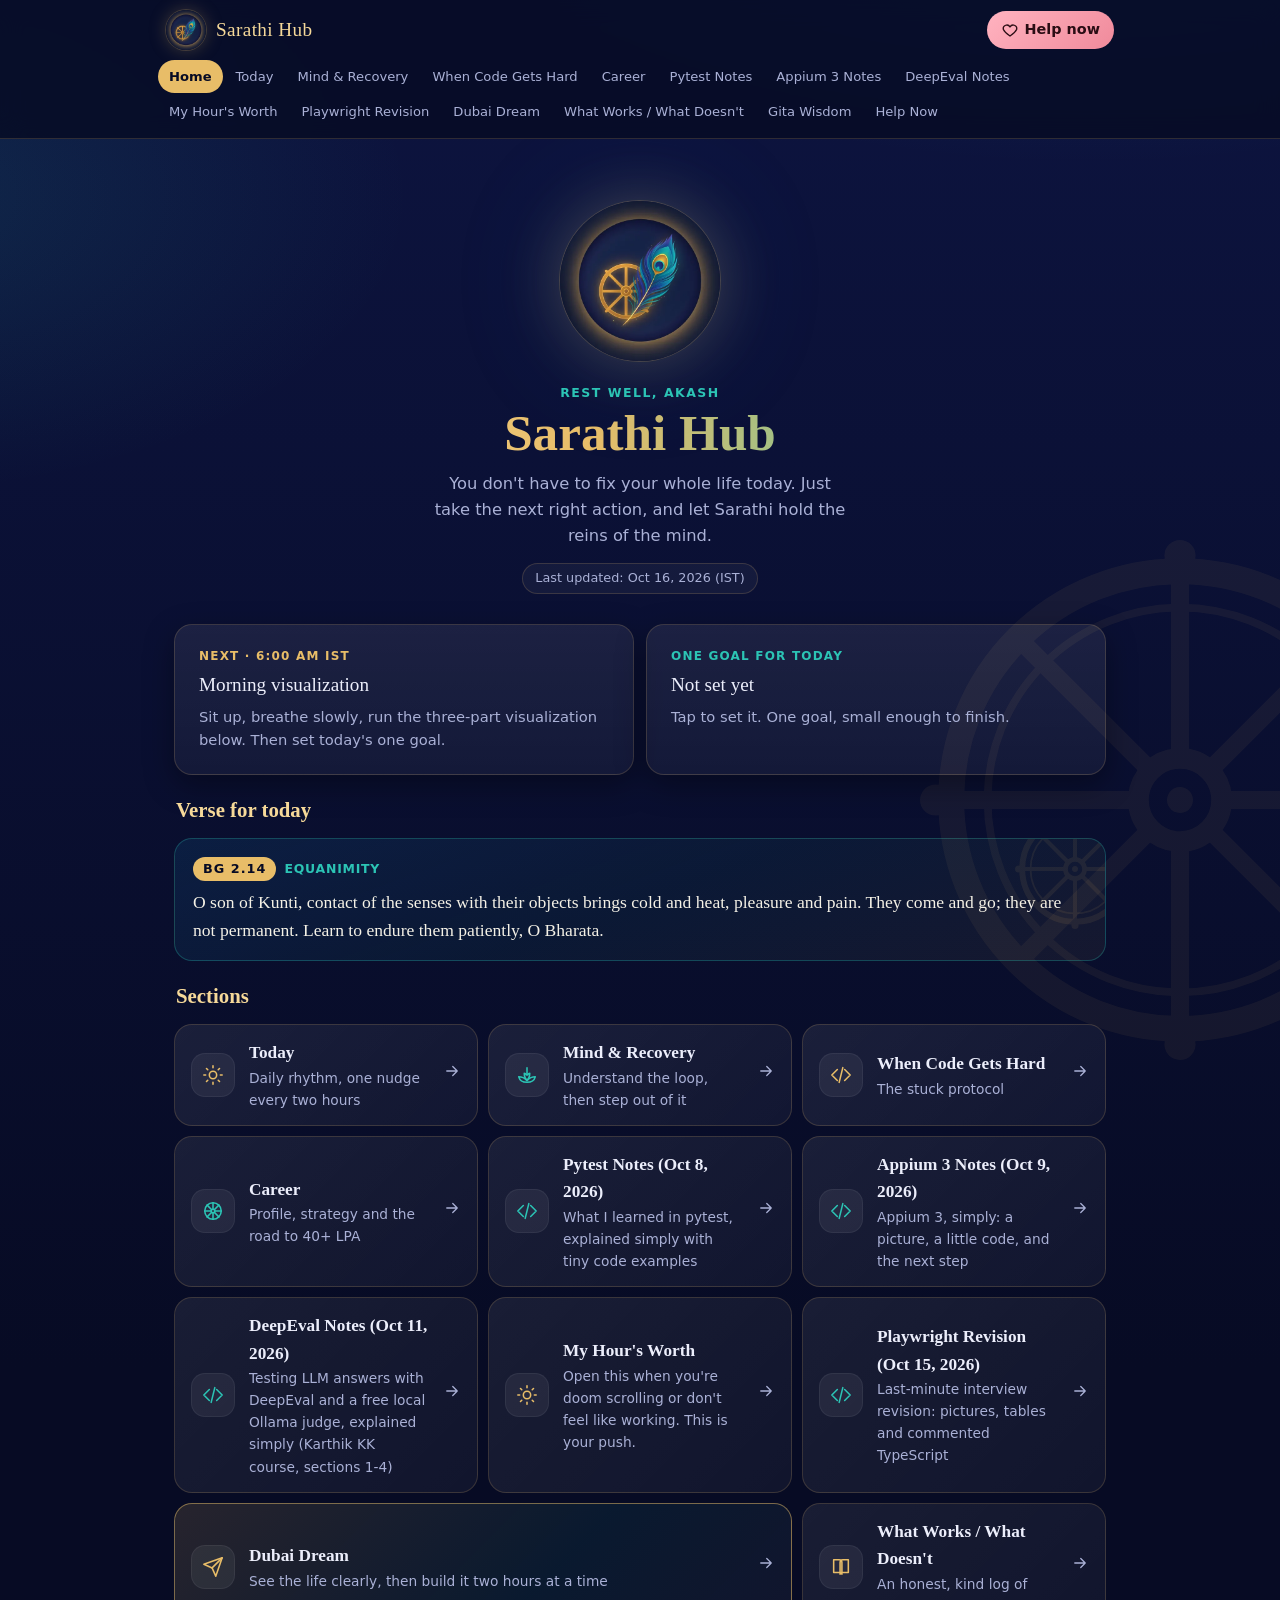
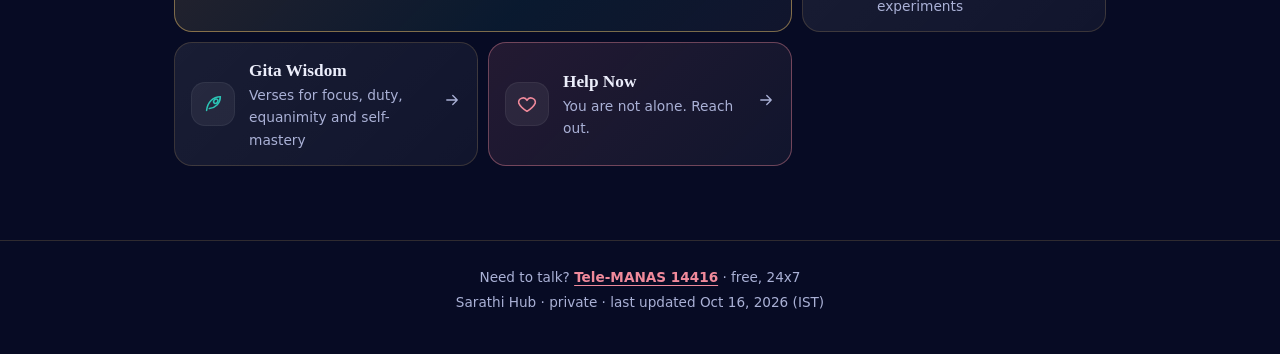
<file: index.html>
<!doctype html>
<html lang="en">
<head>
  <meta charset="utf-8">
  <meta name="viewport" content="width=device-width, initial-scale=1, viewport-fit=cover">
  <meta name="robots" content="noindex, nofollow">
  <meta name="referrer" content="no-referrer">
  <meta name="theme-color" content="#0d1440">
  <meta name="description" content="Akash's private hub: daily rhythm, mind, career and Gita wisdom.">
  <title>Sarathi Hub</title>
  <link rel="icon" href="favicon.ico" sizes="any">
  <link rel="icon" type="image/png" sizes="32x32" href="assets/img/favicon-32.png">
  <link rel="apple-touch-icon" href="assets/img/apple-touch-icon.png">
  <link rel="manifest" href="site.webmanifest">
  <link rel="stylesheet" href="assets/css/style.css?v=202610151941">
  <script src="content/content.js?v=202610151941" defer></script>
  <script src="assets/js/app.js?v=202610151941" defer></script>
</head>
<body data-page="home">
  <header id="site-header" class="site-header"></header>
  <main id="app">
    <noscript><div class="noscript">Sarathi Hub needs JavaScript to show its content. If you need help right now, call <a href="tel:14416">Tele-MANAS 14416</a> (free, 24x7) or visit <a href="https://telemanas.mohfw.gov.in/">telemanas.mohfw.gov.in</a>.</div></noscript>
  </main>
  <footer id="site-footer" class="site-footer"></footer>
</body>
</html>
</file>
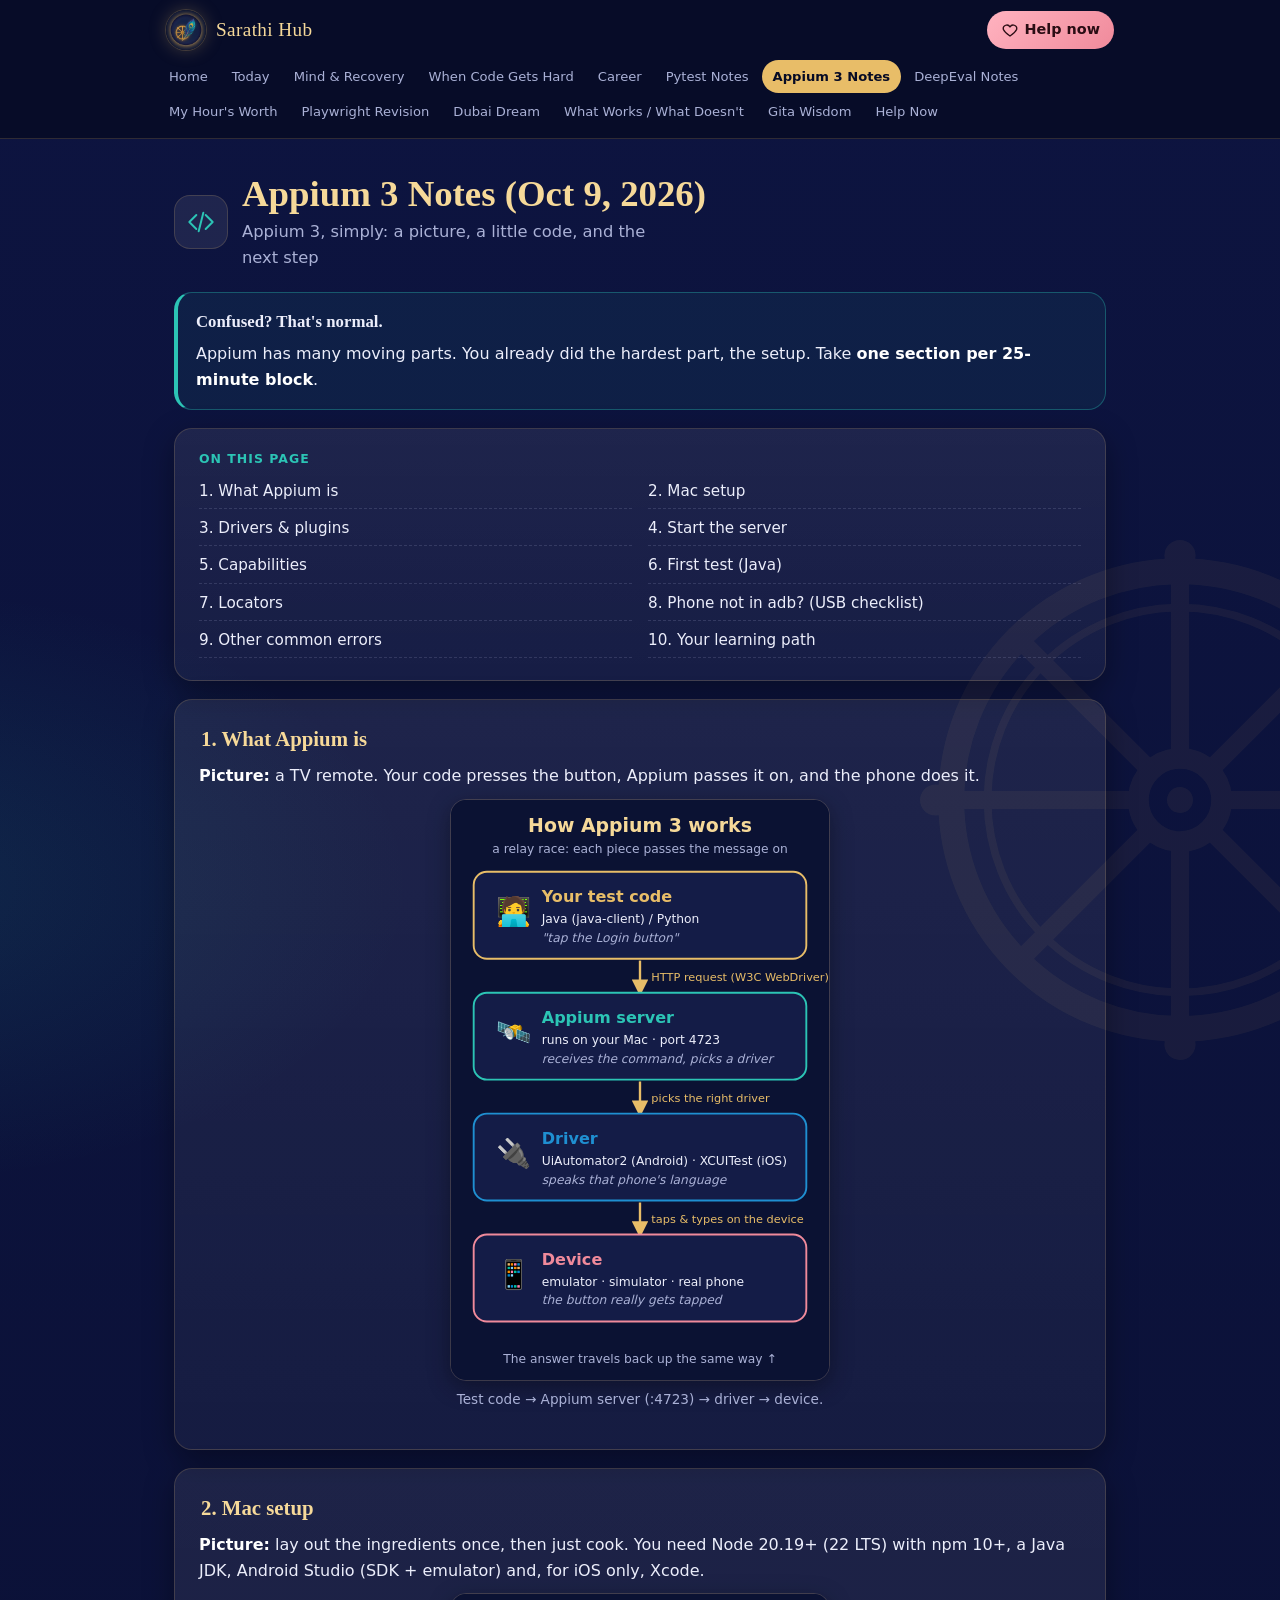
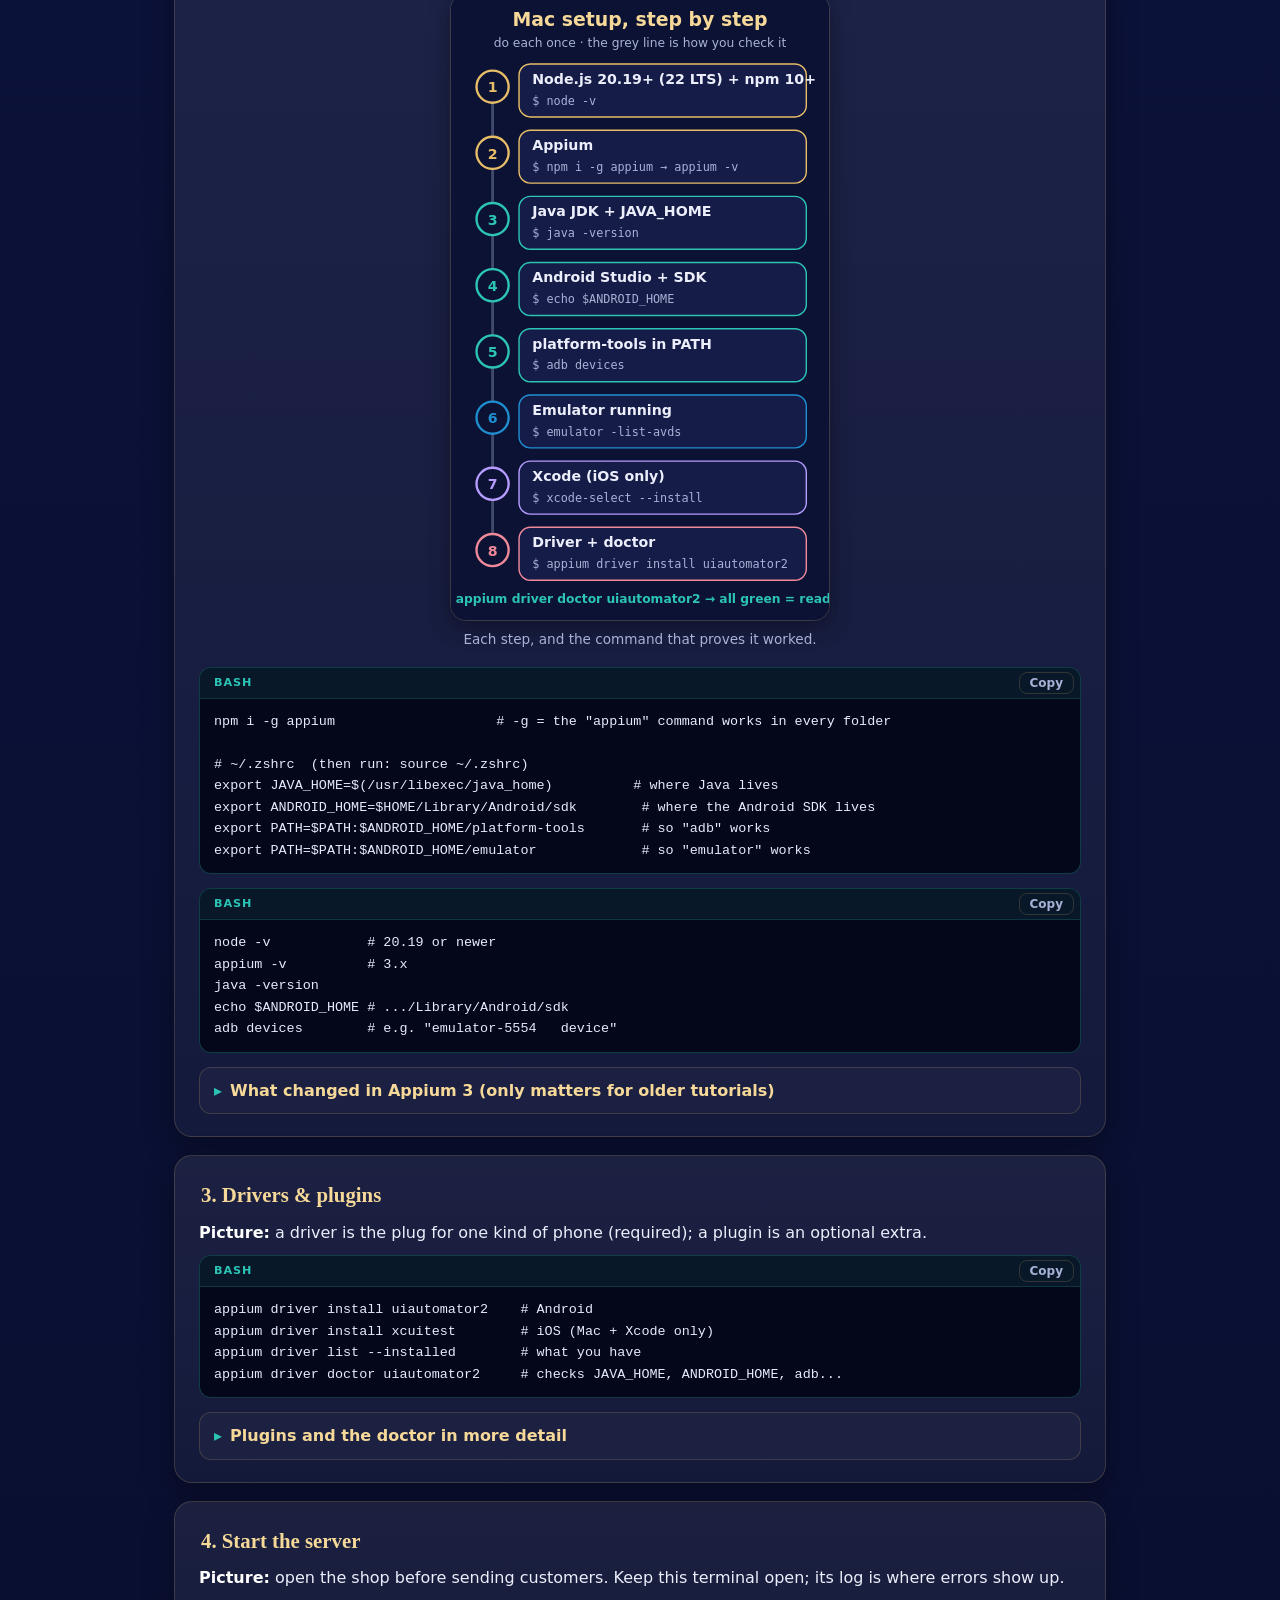
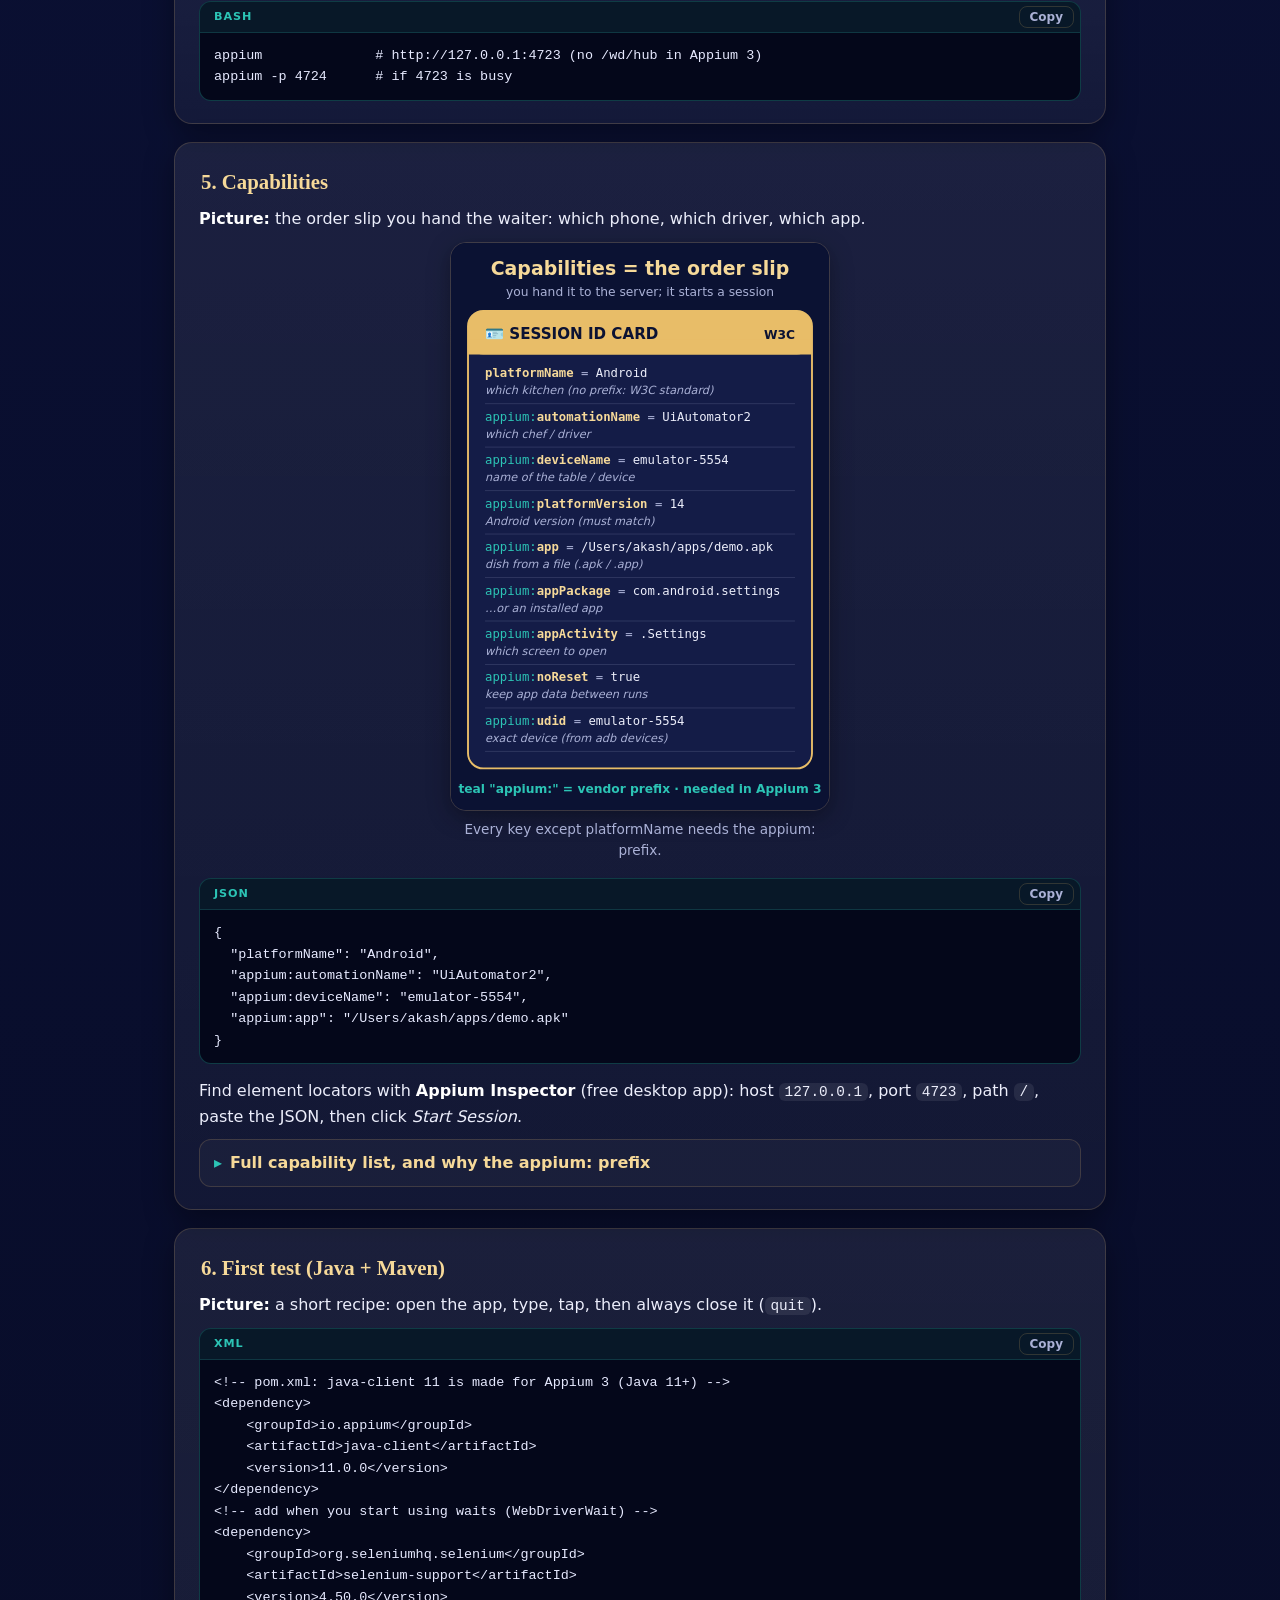
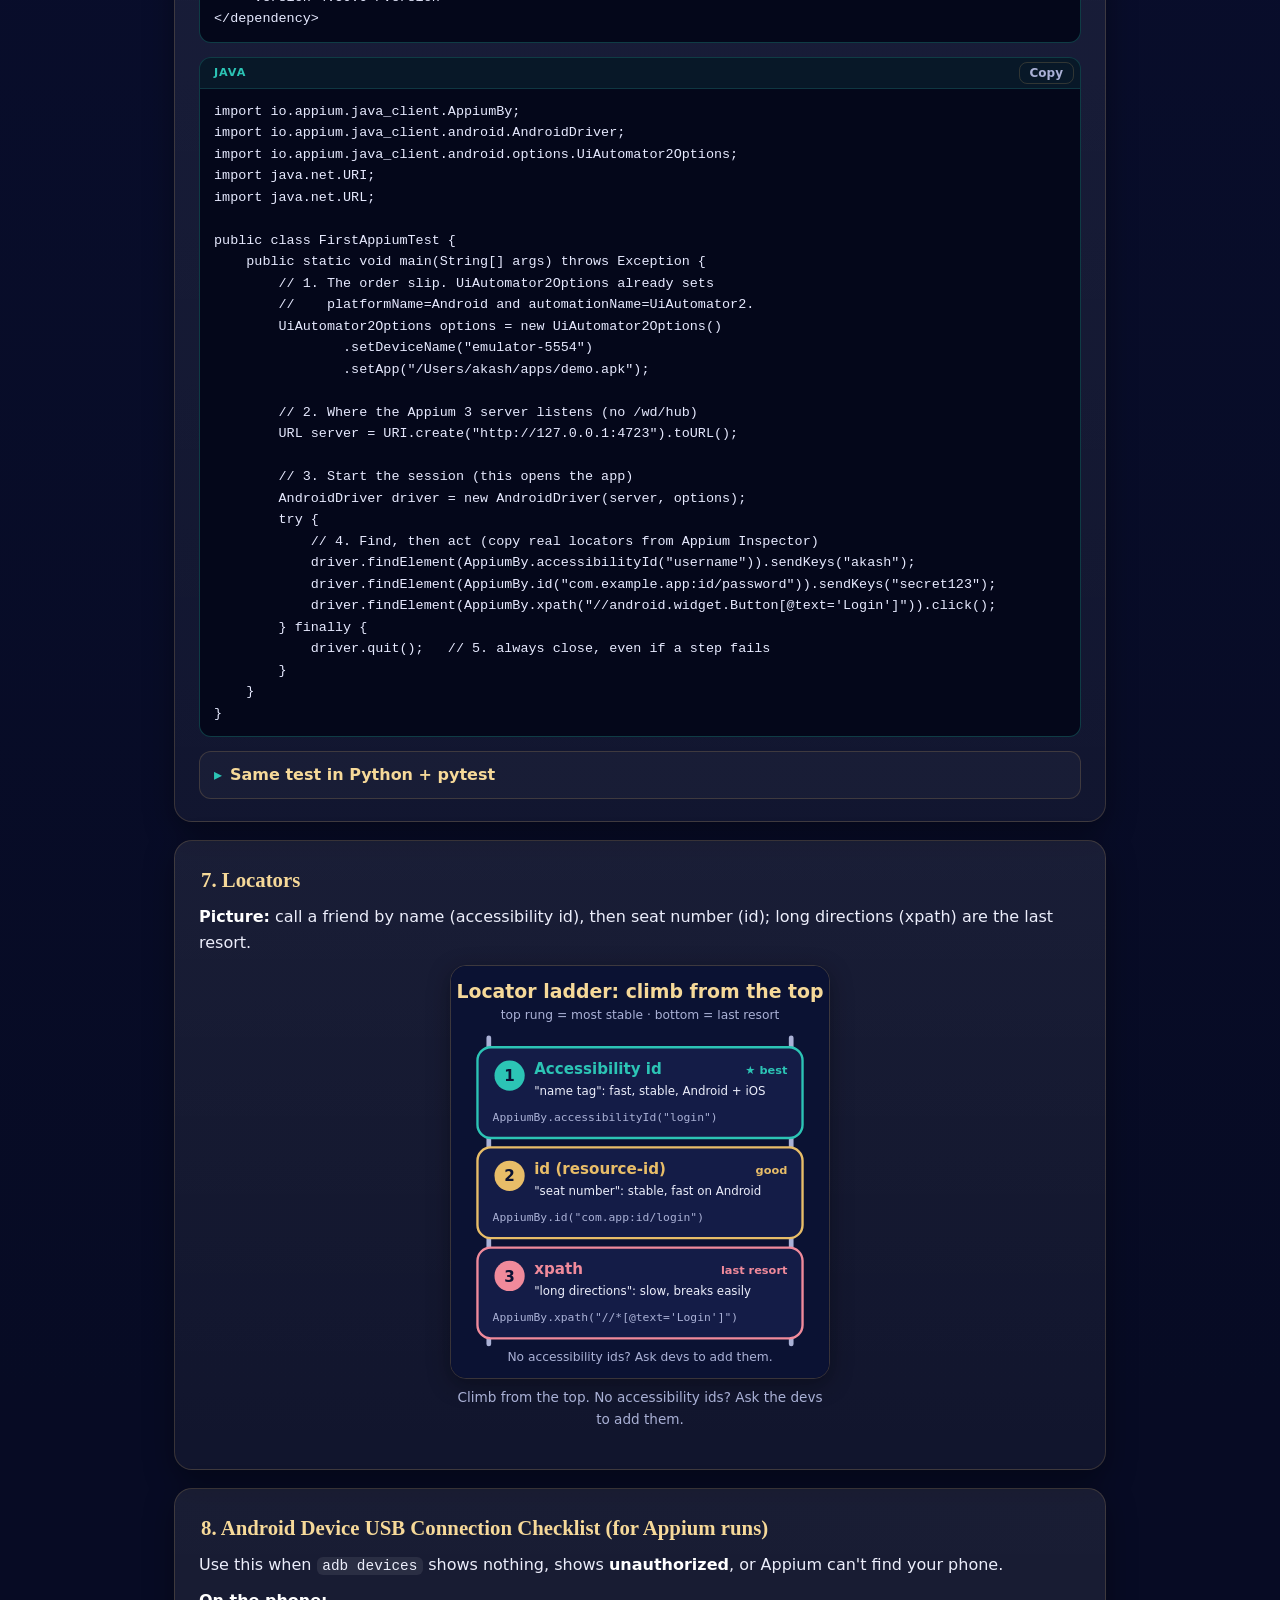
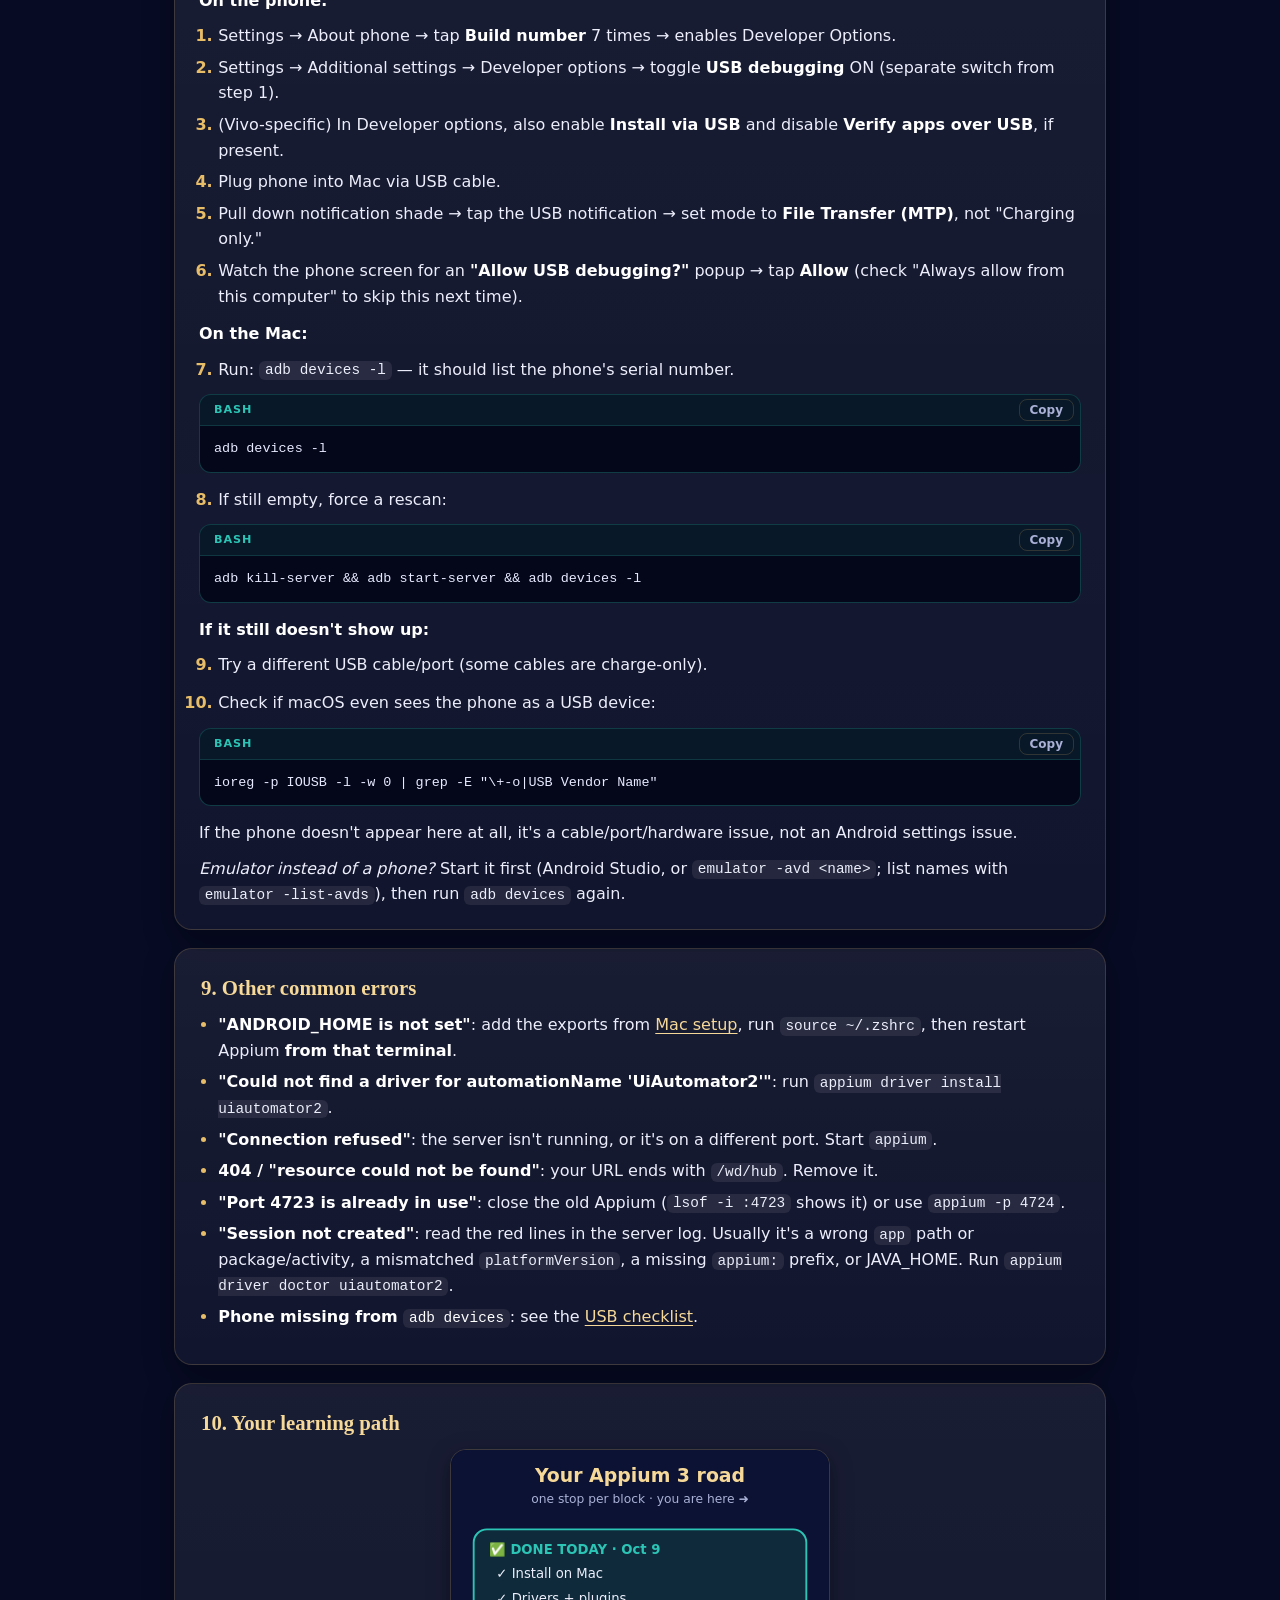
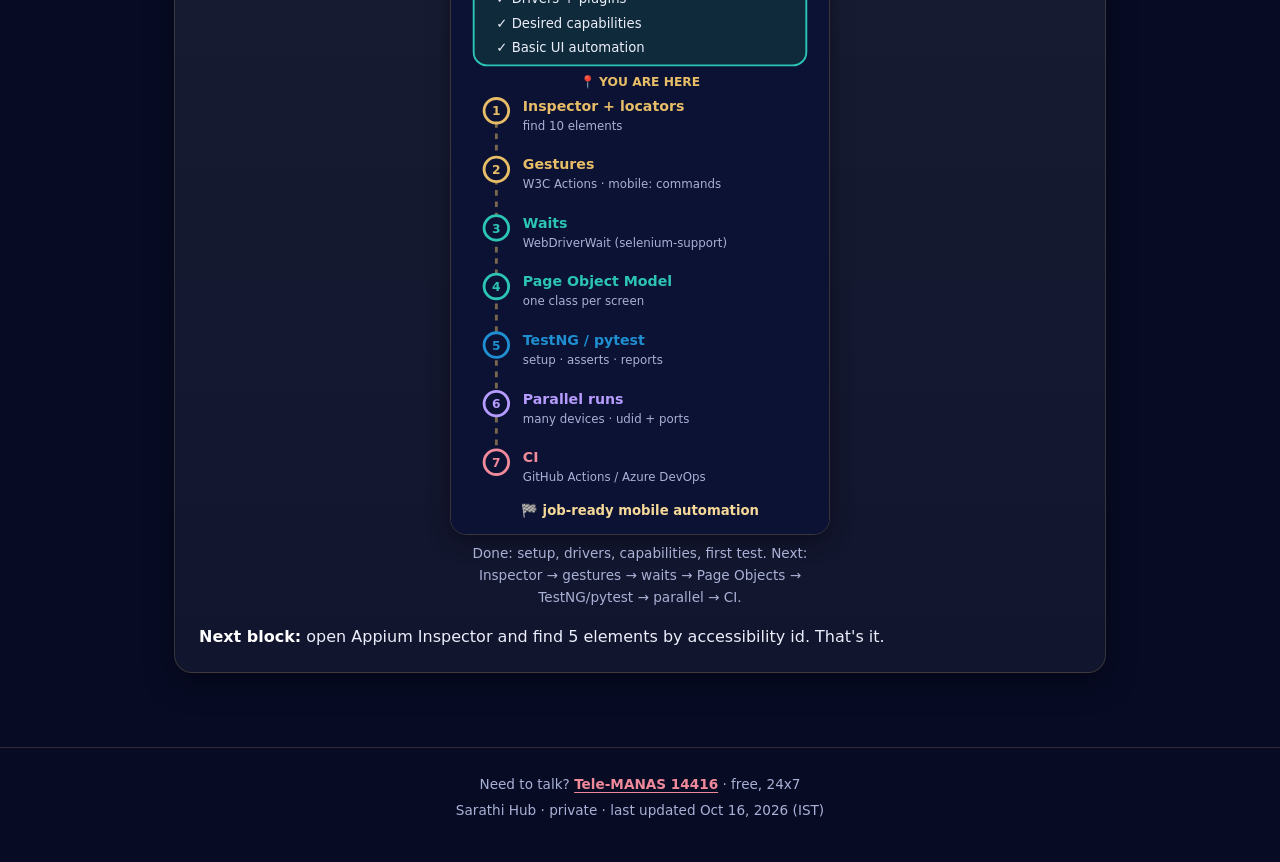
<file: appium.html>
<!doctype html>
<html lang="en">
<head>
  <meta charset="utf-8">
  <meta name="viewport" content="width=device-width, initial-scale=1, viewport-fit=cover">
  <meta name="robots" content="noindex, nofollow">
  <meta name="referrer" content="no-referrer">
  <meta name="theme-color" content="#0d1440">
  <meta name="description" content="Appium 3 notes with simple pictures, diagrams and small code examples.">
  <title>Appium 3 Notes · Sarathi Hub</title>
  <link rel="icon" href="favicon.ico" sizes="any">
  <link rel="icon" type="image/png" sizes="32x32" href="assets/img/favicon-32.png">
  <link rel="apple-touch-icon" href="assets/img/apple-touch-icon.png">
  <link rel="manifest" href="site.webmanifest">
  <link rel="stylesheet" href="assets/css/style.css?v=202610151941">
  <script src="content/content.js?v=202610151941" defer></script>
  <script src="assets/js/app.js?v=202610151941" defer></script>
</head>
<body data-page="appium">
  <header id="site-header" class="site-header"></header>
  <main id="app">
    <noscript><div class="noscript">Sarathi Hub needs JavaScript to show its content. If you need help right now, call <a href="tel:14416">Tele-MANAS 14416</a> (free, 24x7) or visit <a href="https://telemanas.mohfw.gov.in/">telemanas.mohfw.gov.in</a>.</div></noscript>
  </main>
  <footer id="site-footer" class="site-footer"></footer>
</body>
</html>
</file>
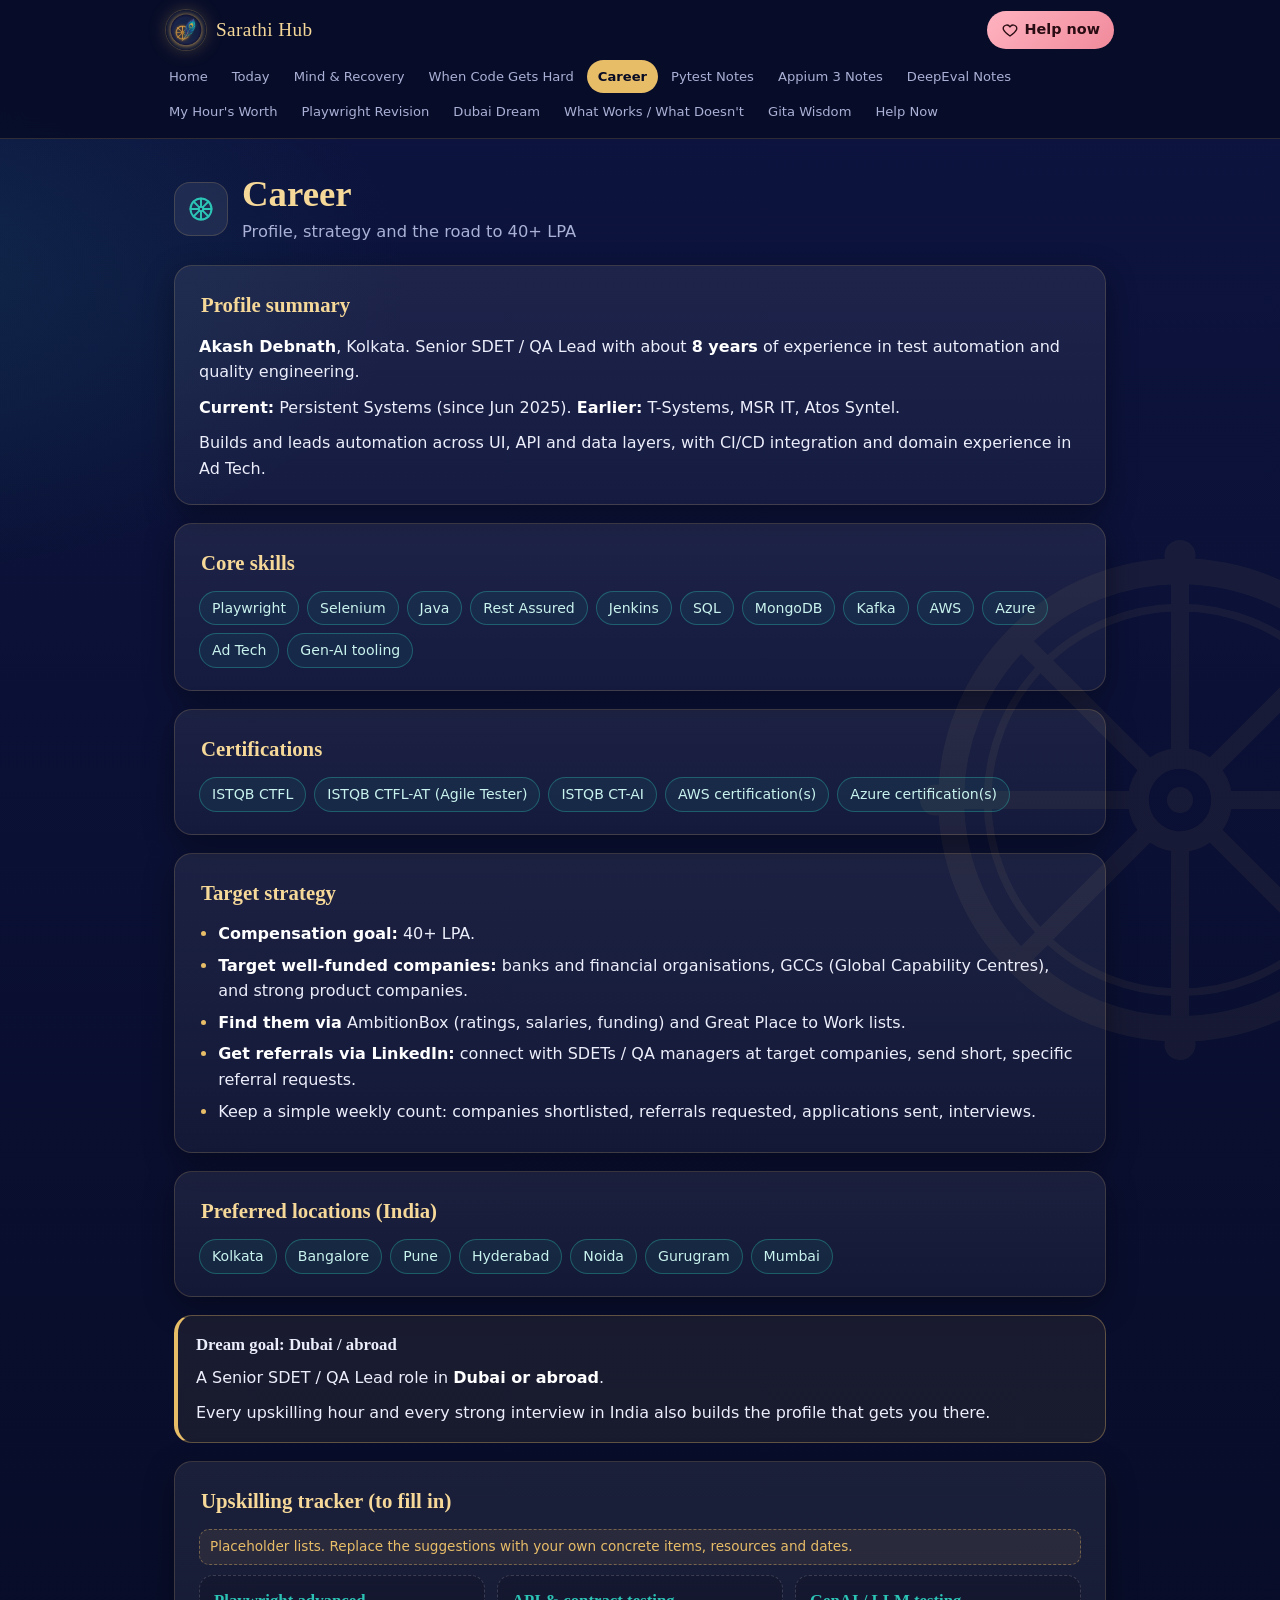
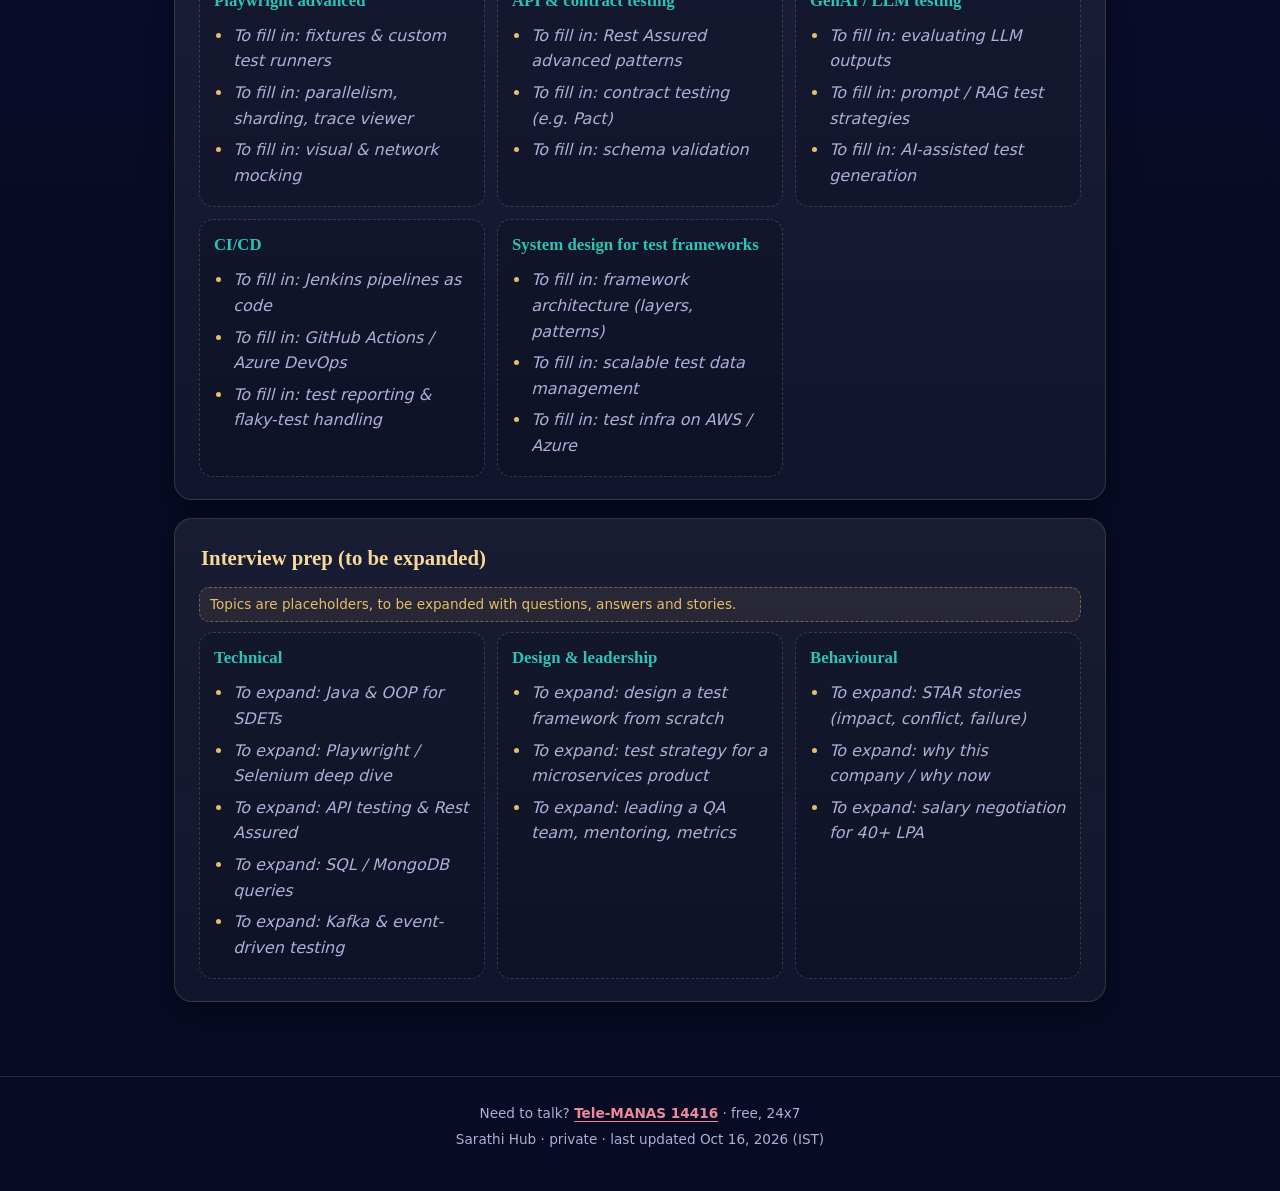
<file: career.html>
<!doctype html>
<html lang="en">
<head>
  <meta charset="utf-8">
  <meta name="viewport" content="width=device-width, initial-scale=1, viewport-fit=cover">
  <meta name="robots" content="noindex, nofollow">
  <meta name="referrer" content="no-referrer">
  <meta name="theme-color" content="#0d1440">
  <meta name="description" content="Profile, target strategy, upskilling and interview prep.">
  <title>Career · Sarathi Hub</title>
  <link rel="icon" href="favicon.ico" sizes="any">
  <link rel="icon" type="image/png" sizes="32x32" href="assets/img/favicon-32.png">
  <link rel="apple-touch-icon" href="assets/img/apple-touch-icon.png">
  <link rel="manifest" href="site.webmanifest">
  <link rel="stylesheet" href="assets/css/style.css?v=202610151941">
  <script src="content/content.js?v=202610151941" defer></script>
  <script src="assets/js/app.js?v=202610151941" defer></script>
</head>
<body data-page="career">
  <header id="site-header" class="site-header"></header>
  <main id="app">
    <noscript><div class="noscript">Sarathi Hub needs JavaScript to show its content. If you need help right now, call <a href="tel:14416">Tele-MANAS 14416</a> (free, 24x7) or visit <a href="https://telemanas.mohfw.gov.in/">telemanas.mohfw.gov.in</a>.</div></noscript>
  </main>
  <footer id="site-footer" class="site-footer"></footer>
</body>
</html>
</file>
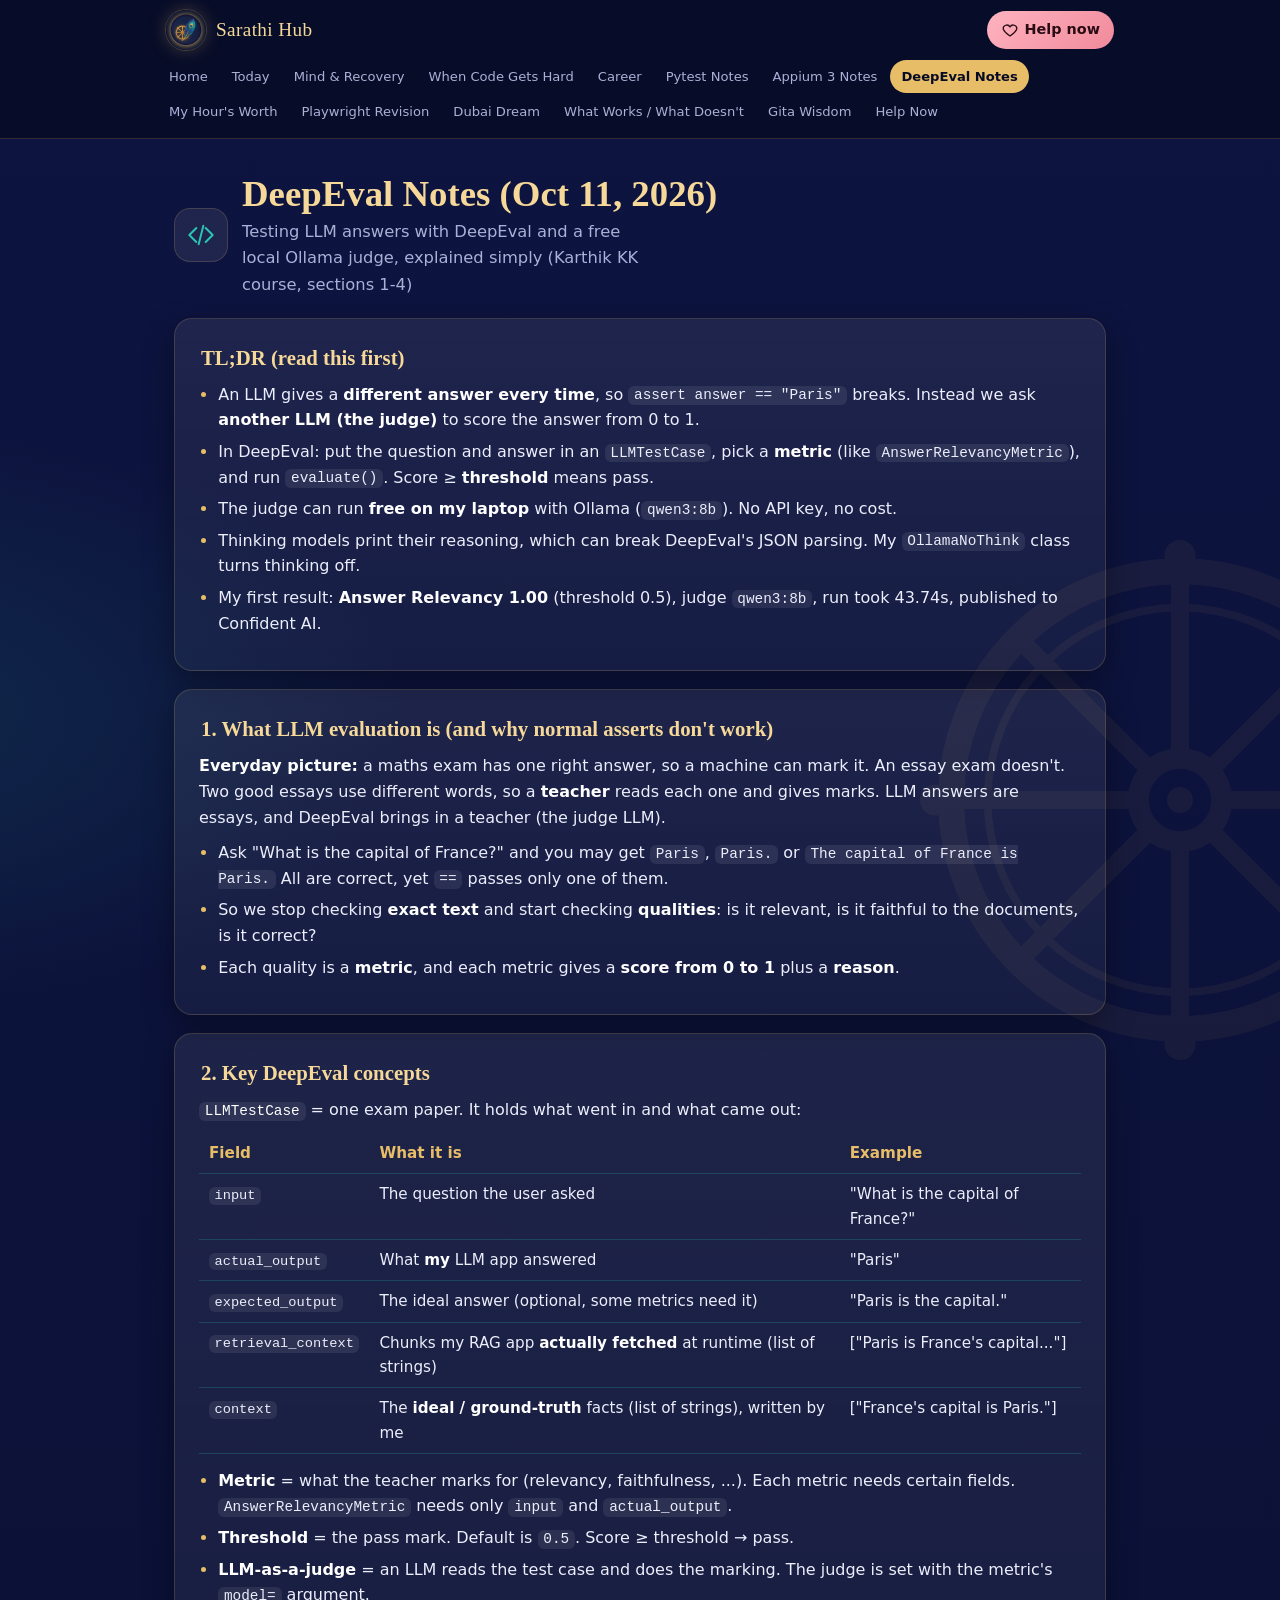
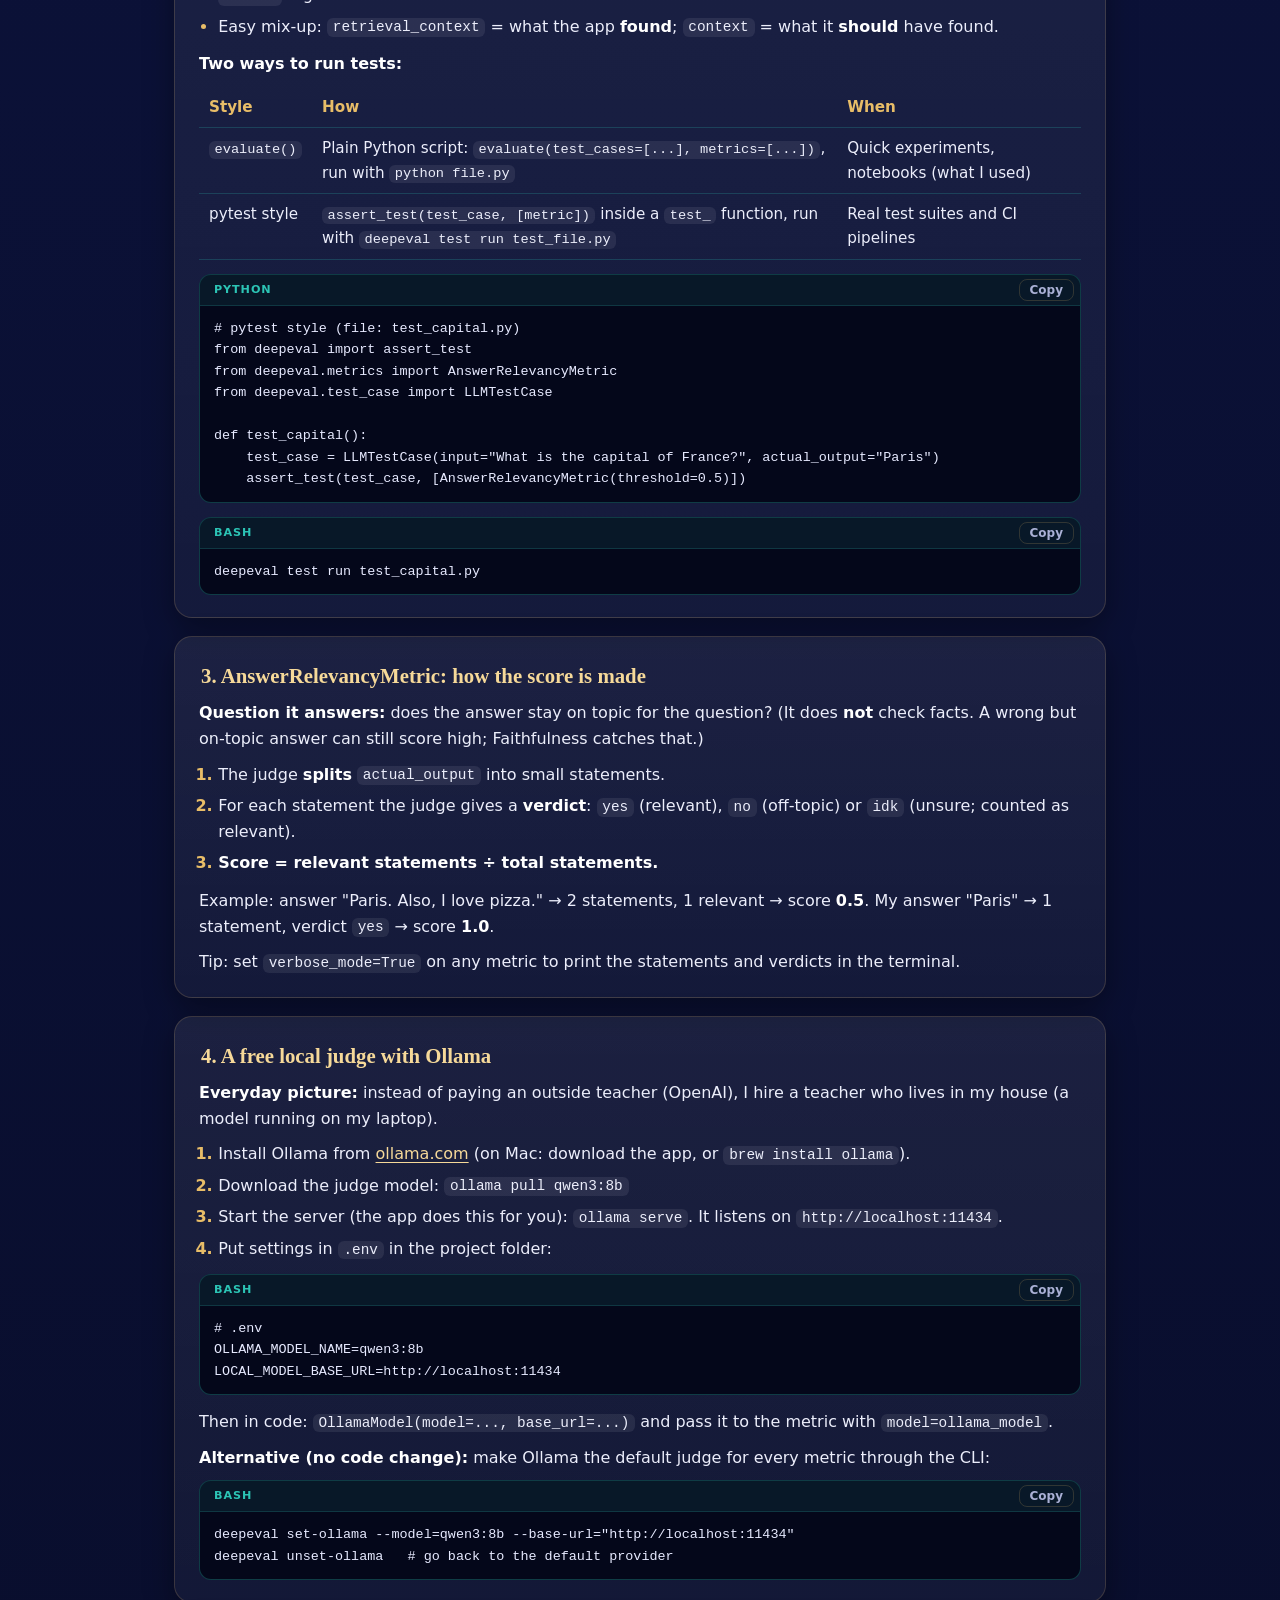
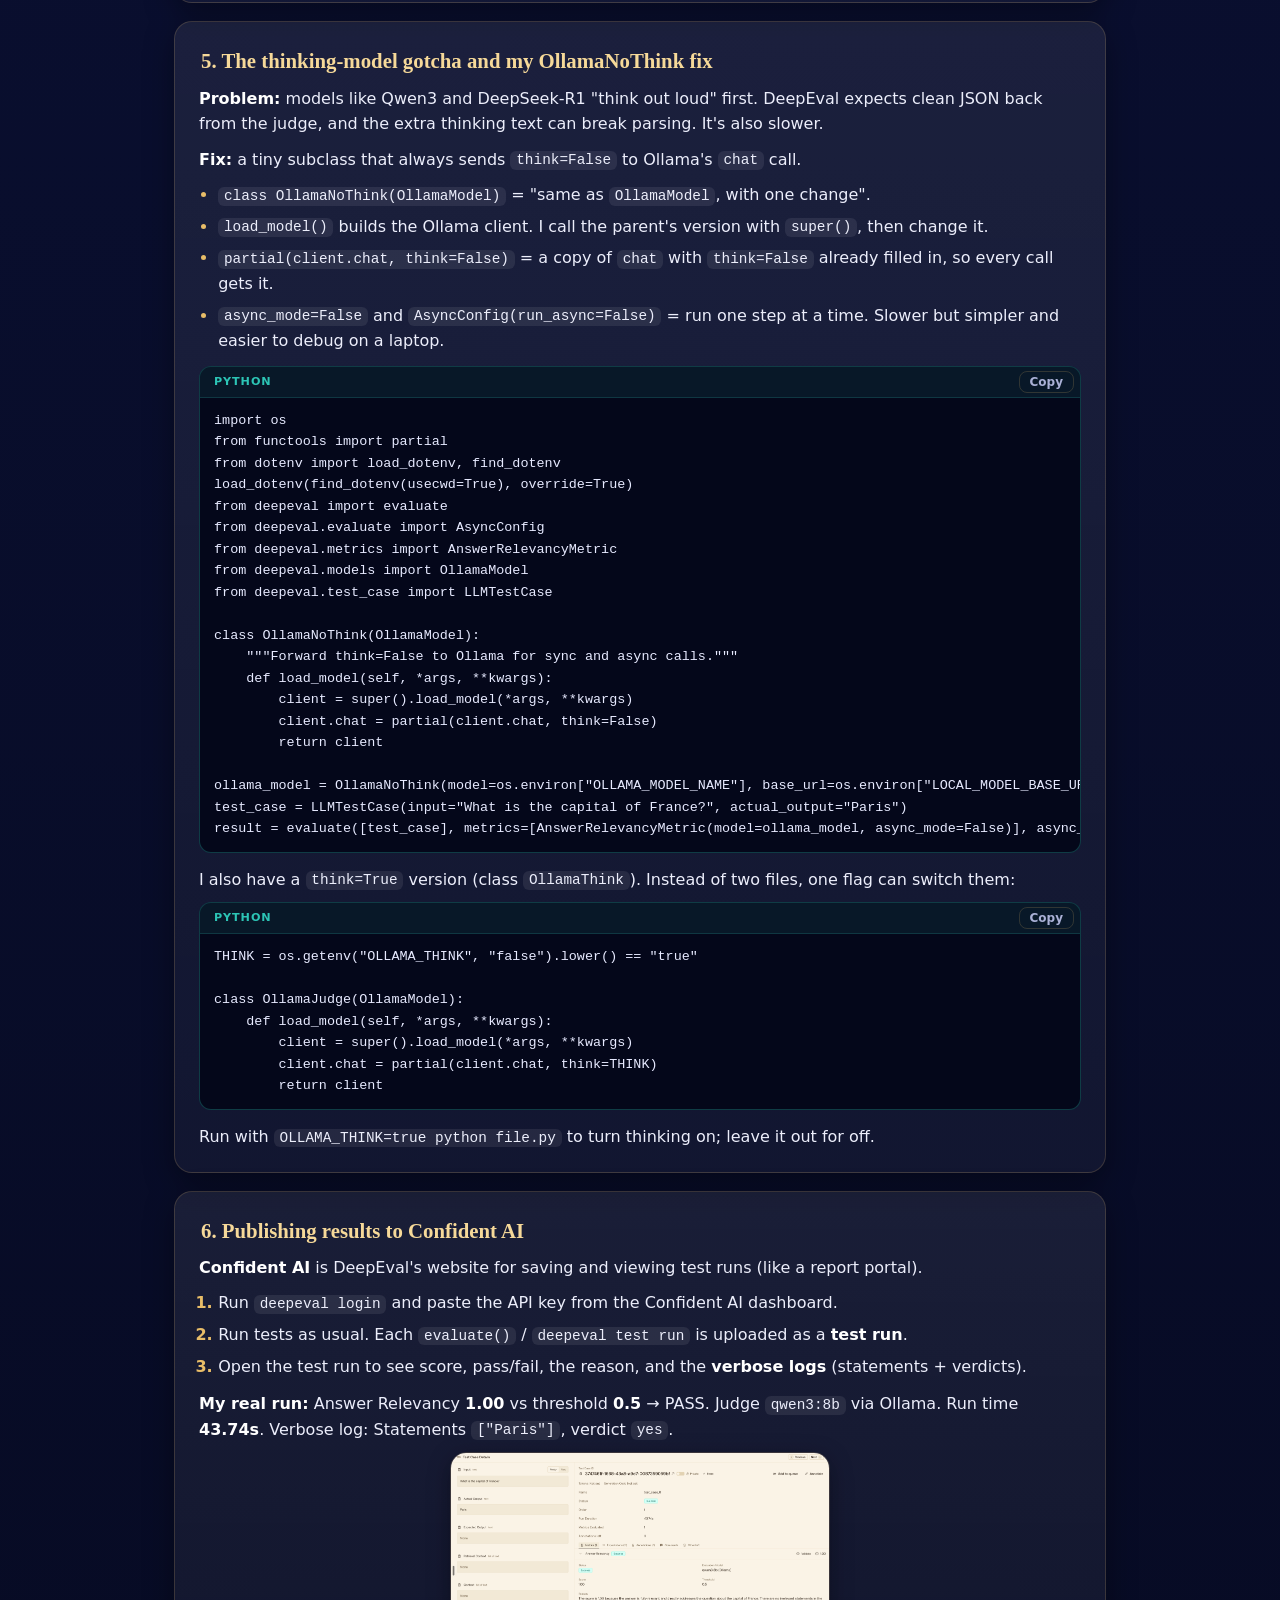
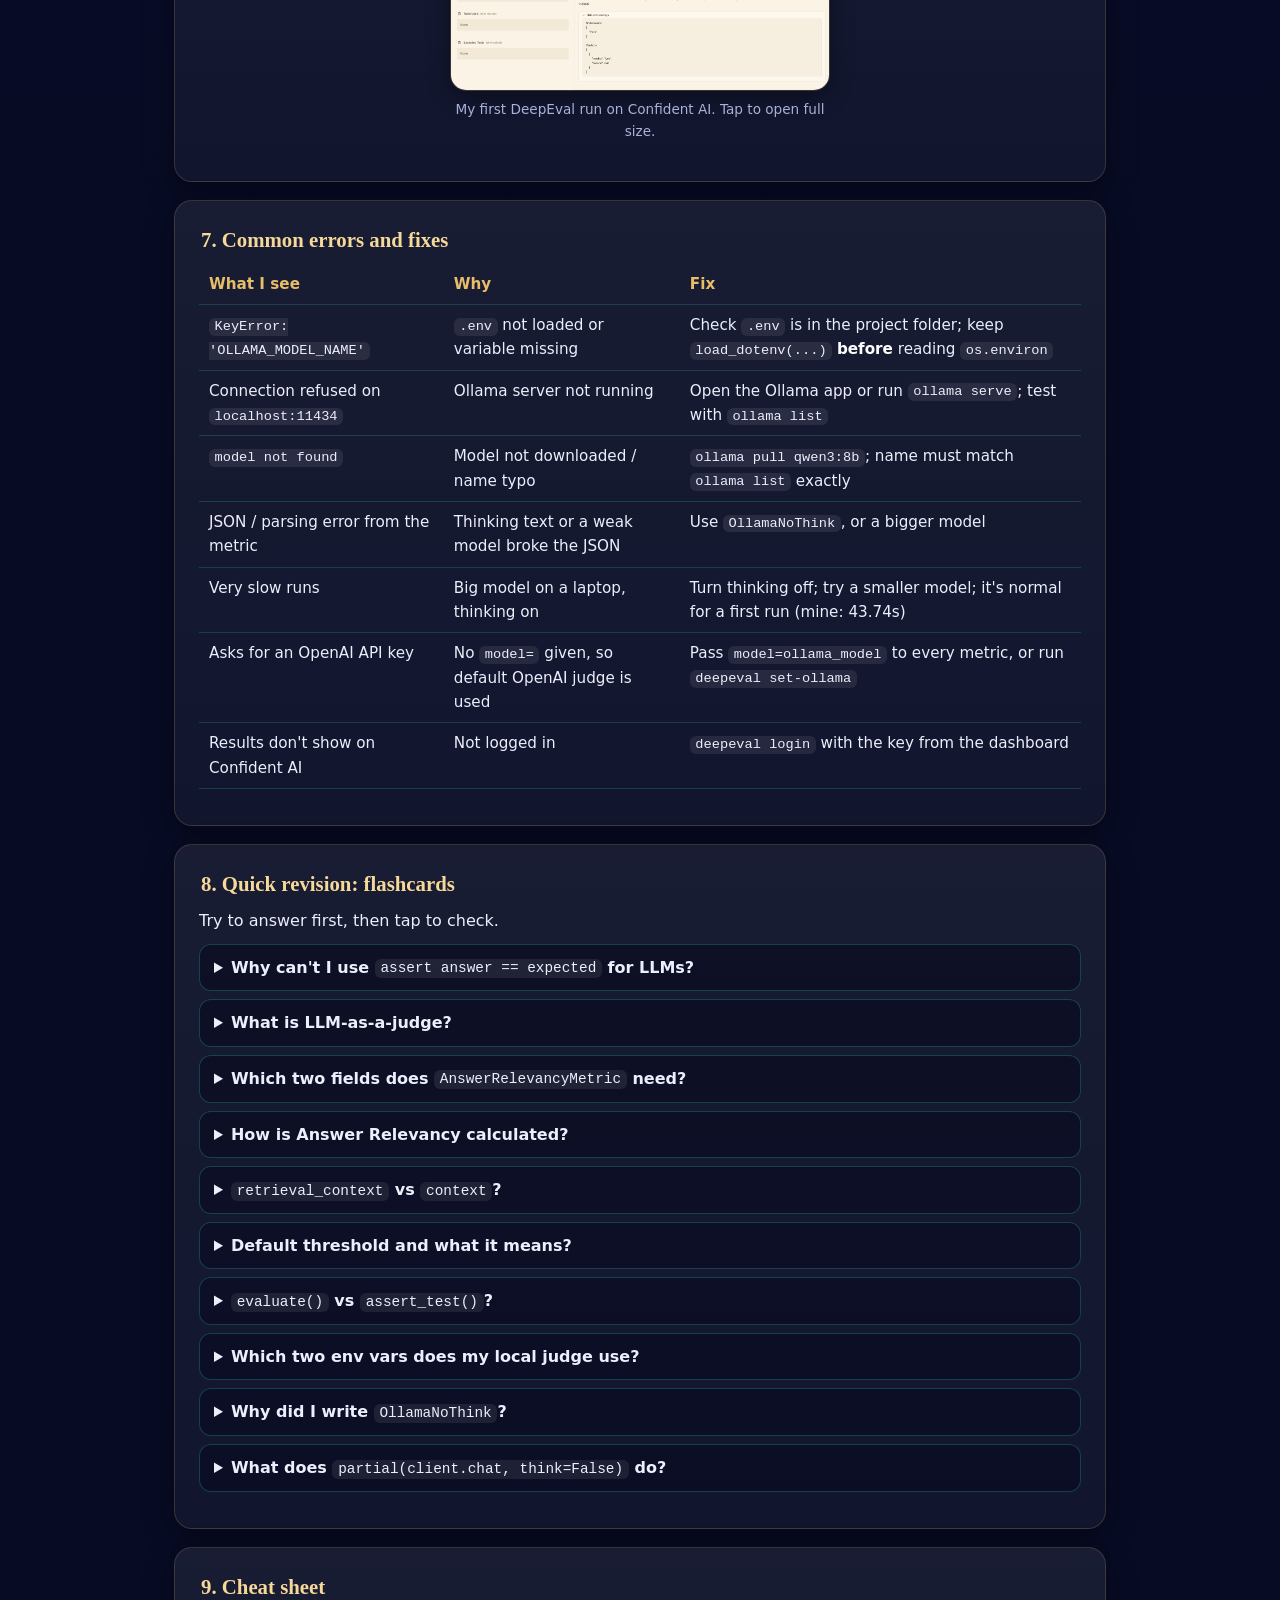
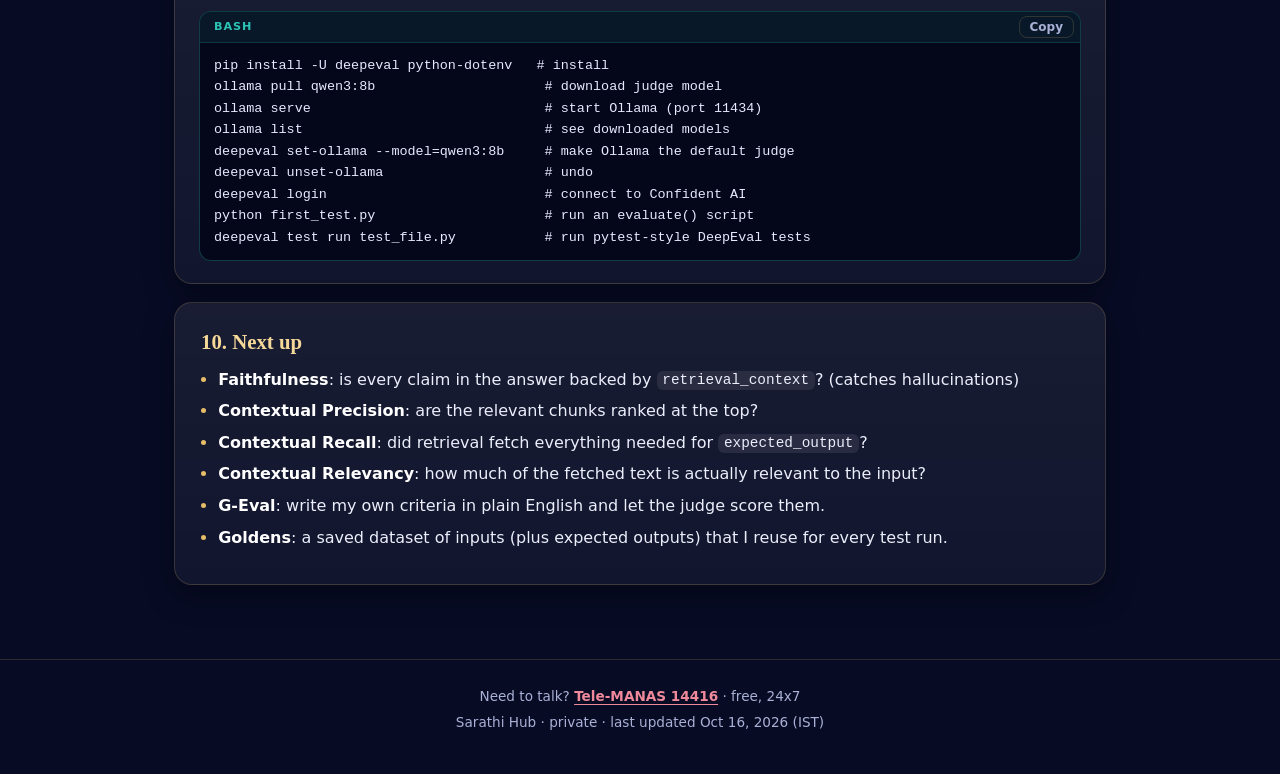
<file: deepeval.html>
<!doctype html>
<html lang="en">
<head>
  <meta charset="utf-8">
  <meta name="viewport" content="width=device-width, initial-scale=1, viewport-fit=cover">
  <meta name="robots" content="noindex, nofollow">
  <meta name="referrer" content="no-referrer">
  <meta name="theme-color" content="#0d1440">
  <meta name="description" content="DeepEval notes: LLM evaluation with a local Ollama judge, explained simply.">
  <title>DeepEval Notes · Sarathi Hub</title>
  <link rel="icon" href="favicon.ico" sizes="any">
  <link rel="icon" type="image/png" sizes="32x32" href="assets/img/favicon-32.png">
  <link rel="apple-touch-icon" href="assets/img/apple-touch-icon.png">
  <link rel="manifest" href="site.webmanifest">
  <link rel="stylesheet" href="assets/css/style.css?v=202610151941">
  <script src="content/content.js?v=202610151941" defer></script>
  <script src="assets/js/app.js?v=202610151941" defer></script>
</head>
<body data-page="deepeval">
  <header id="site-header" class="site-header"></header>
  <main id="app">
    <noscript><div class="noscript">Sarathi Hub needs JavaScript to show its content. If you need help right now, call <a href="tel:14416">Tele-MANAS 14416</a> (free, 24x7) or visit <a href="https://telemanas.mohfw.gov.in/">telemanas.mohfw.gov.in</a>.</div></noscript>
  </main>
  <footer id="site-footer" class="site-footer"></footer>
</body>
</html>
</file>
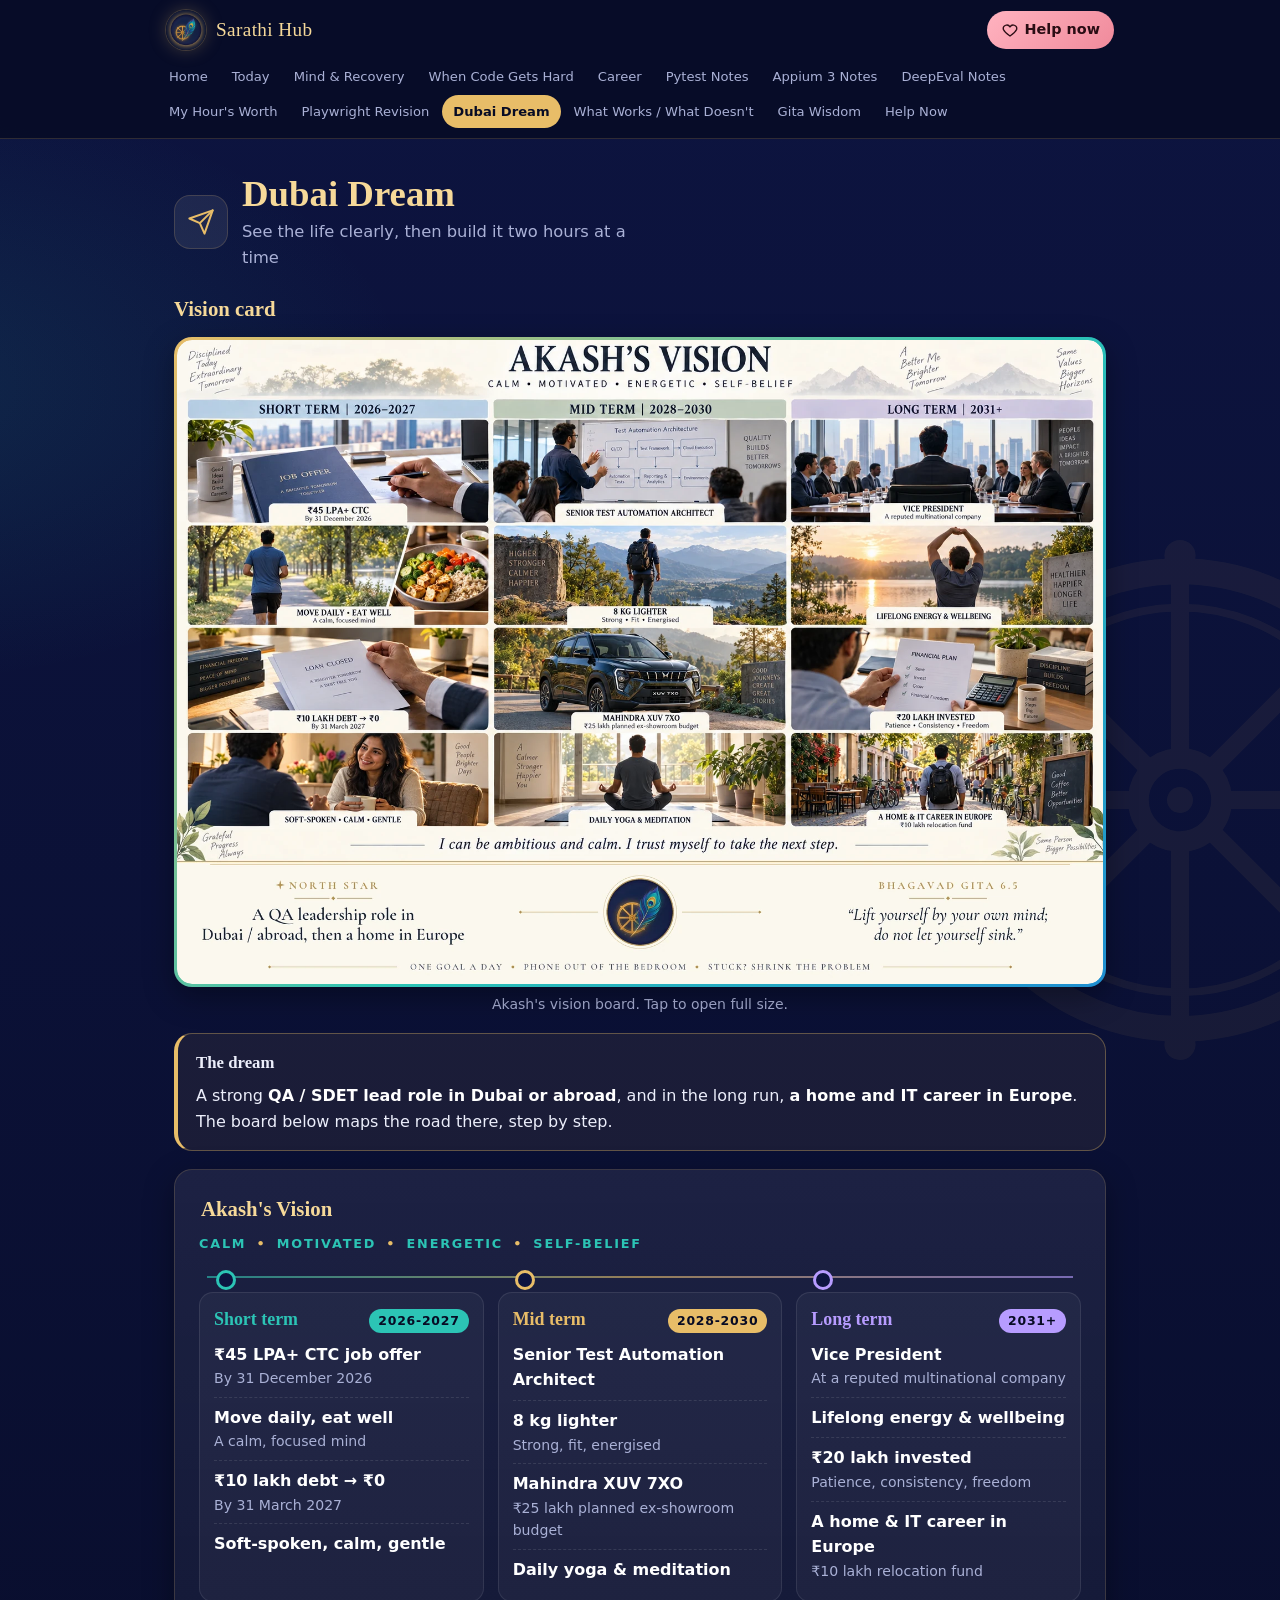
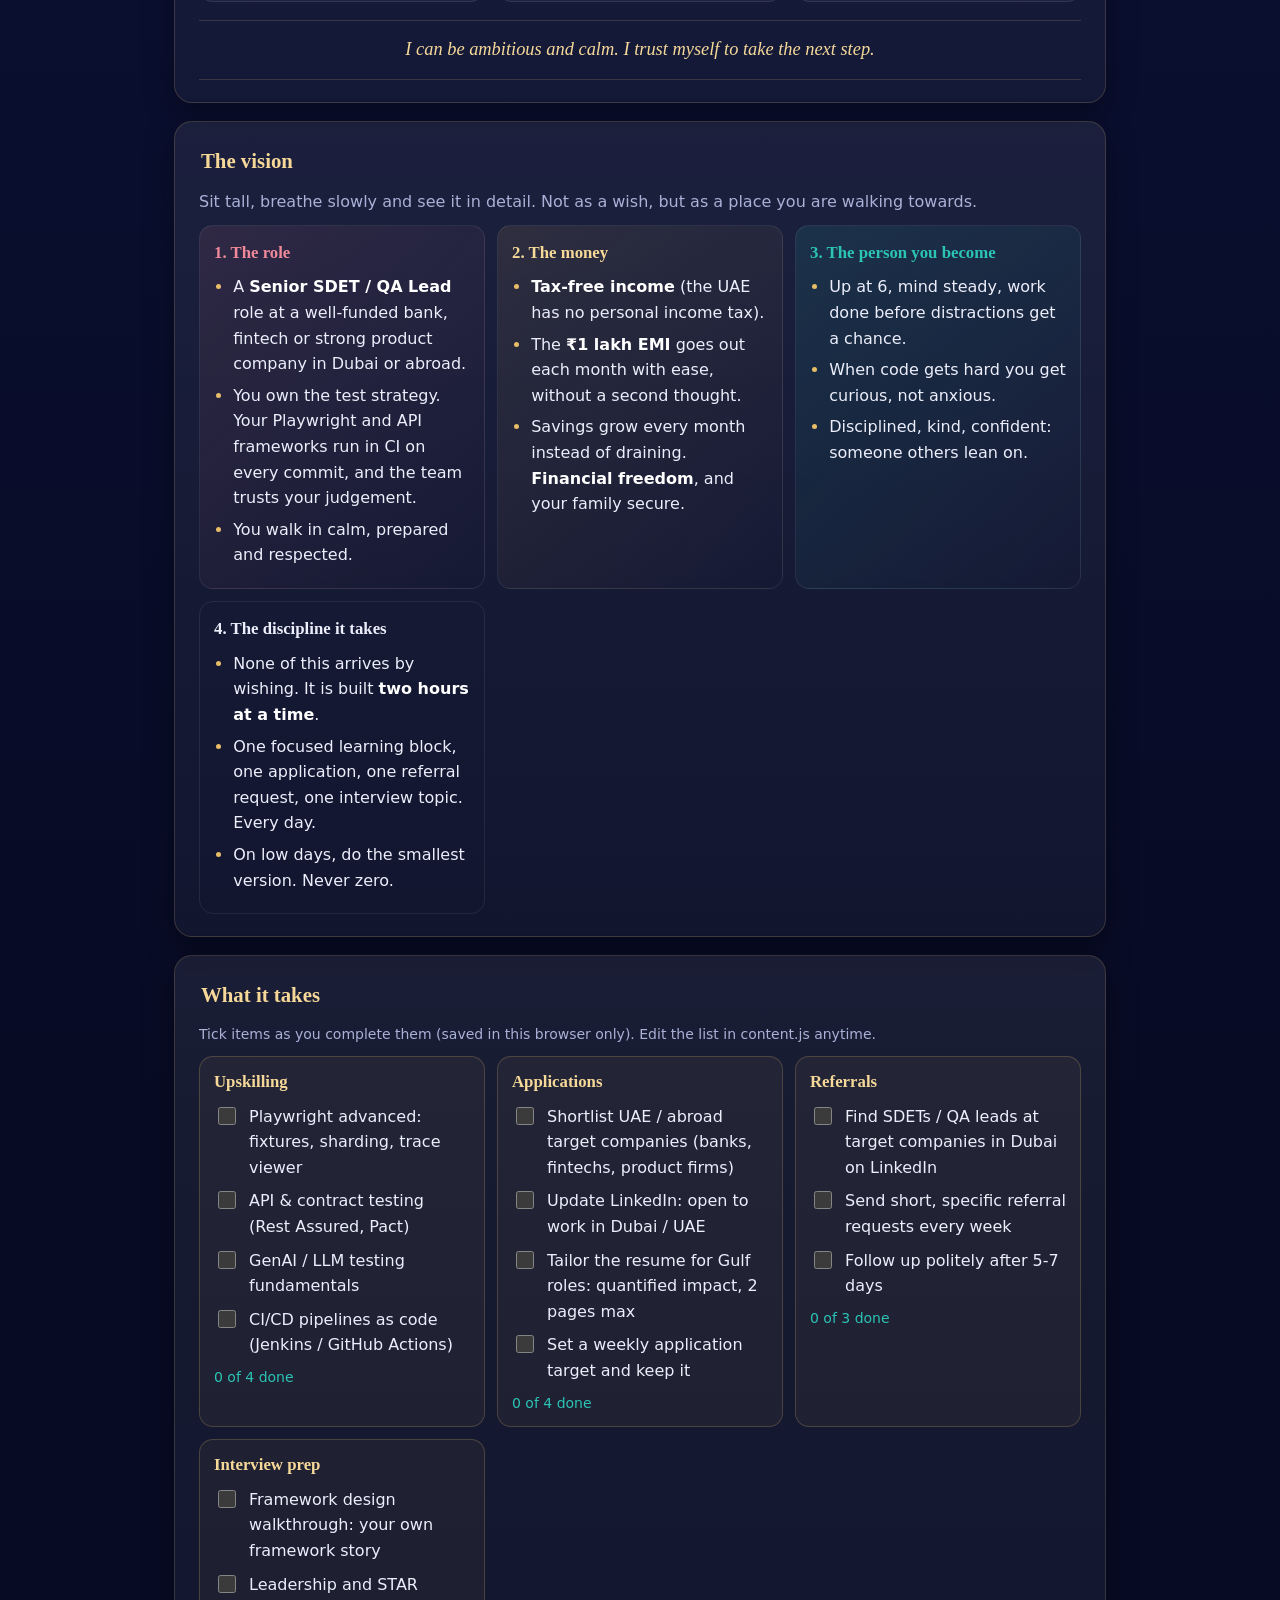
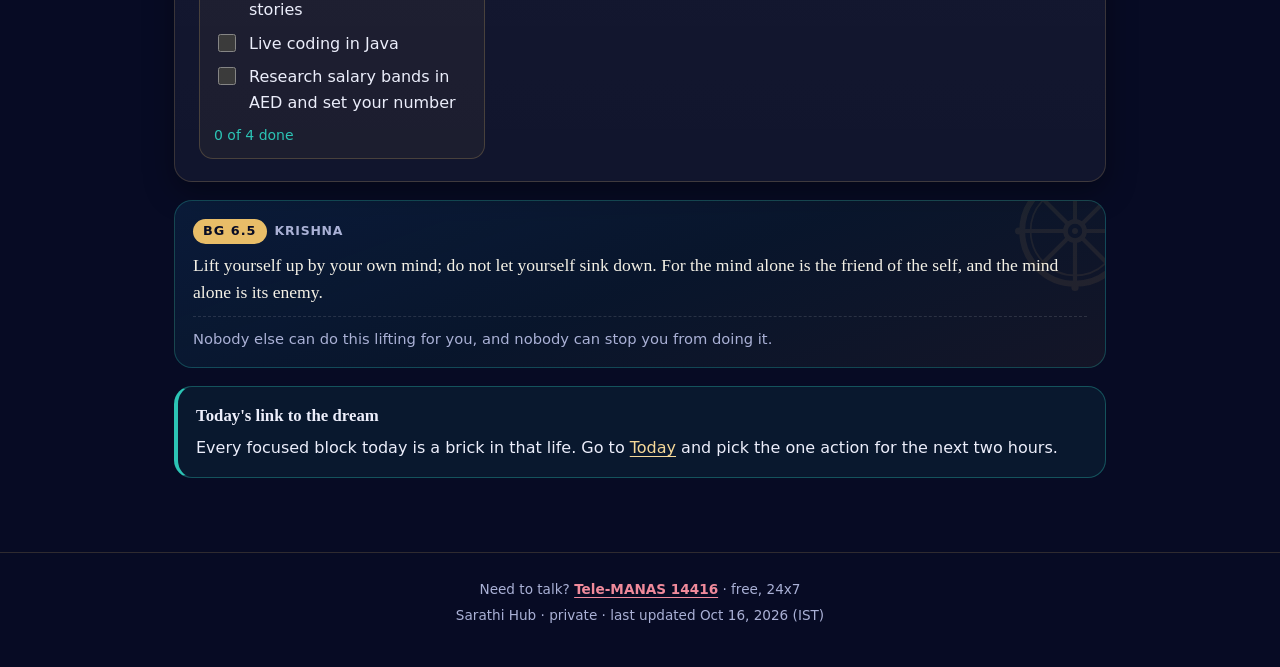
<file: dubai.html>
<!doctype html>
<html lang="en">
<head>
  <meta charset="utf-8">
  <meta name="viewport" content="width=device-width, initial-scale=1, viewport-fit=cover">
  <meta name="robots" content="noindex, nofollow">
  <meta name="referrer" content="no-referrer">
  <meta name="theme-color" content="#0d1440">
  <meta name="description" content="Visualization of the Dubai / abroad goal and what it takes.">
  <title>Dubai Dream · Sarathi Hub</title>
  <link rel="icon" href="favicon.ico" sizes="any">
  <link rel="icon" type="image/png" sizes="32x32" href="assets/img/favicon-32.png">
  <link rel="apple-touch-icon" href="assets/img/apple-touch-icon.png">
  <link rel="manifest" href="site.webmanifest">
  <link rel="stylesheet" href="assets/css/style.css?v=202610151941">
  <script src="content/content.js?v=202610151941" defer></script>
  <script src="assets/js/app.js?v=202610151941" defer></script>
</head>
<body data-page="dubai">
  <header id="site-header" class="site-header"></header>
  <main id="app">
    <noscript><div class="noscript">Sarathi Hub needs JavaScript to show its content. If you need help right now, call <a href="tel:14416">Tele-MANAS 14416</a> (free, 24x7) or visit <a href="https://telemanas.mohfw.gov.in/">telemanas.mohfw.gov.in</a>.</div></noscript>
  </main>
  <footer id="site-footer" class="site-footer"></footer>
</body>
</html>
</file>
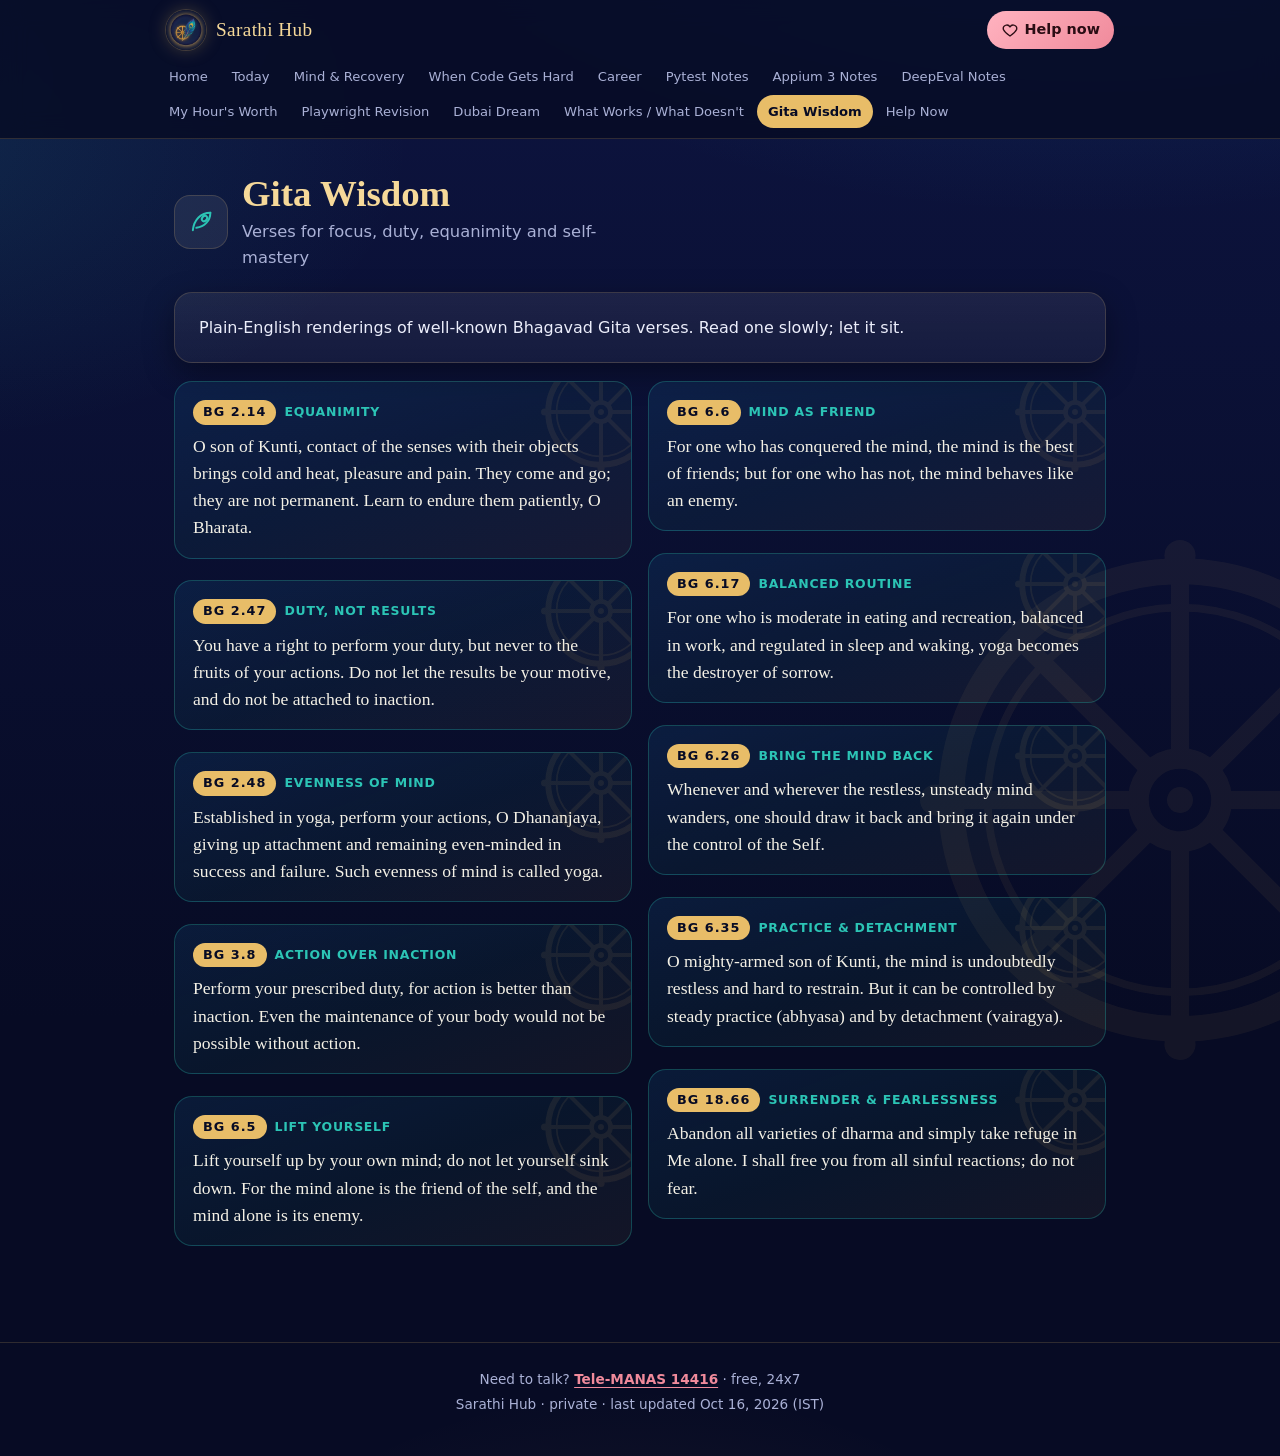
<file: gita.html>
<!doctype html>
<html lang="en">
<head>
  <meta charset="utf-8">
  <meta name="viewport" content="width=device-width, initial-scale=1, viewport-fit=cover">
  <meta name="robots" content="noindex, nofollow">
  <meta name="referrer" content="no-referrer">
  <meta name="theme-color" content="#0d1440">
  <meta name="description" content="Bhagavad Gita verses for focus, duty and equanimity.">
  <title>Gita Wisdom · Sarathi Hub</title>
  <link rel="icon" href="favicon.ico" sizes="any">
  <link rel="icon" type="image/png" sizes="32x32" href="assets/img/favicon-32.png">
  <link rel="apple-touch-icon" href="assets/img/apple-touch-icon.png">
  <link rel="manifest" href="site.webmanifest">
  <link rel="stylesheet" href="assets/css/style.css?v=202610151941">
  <script src="content/content.js?v=202610151941" defer></script>
  <script src="assets/js/app.js?v=202610151941" defer></script>
</head>
<body data-page="gita">
  <header id="site-header" class="site-header"></header>
  <main id="app">
    <noscript><div class="noscript">Sarathi Hub needs JavaScript to show its content. If you need help right now, call <a href="tel:14416">Tele-MANAS 14416</a> (free, 24x7) or visit <a href="https://telemanas.mohfw.gov.in/">telemanas.mohfw.gov.in</a>.</div></noscript>
  </main>
  <footer id="site-footer" class="site-footer"></footer>
</body>
</html>
</file>
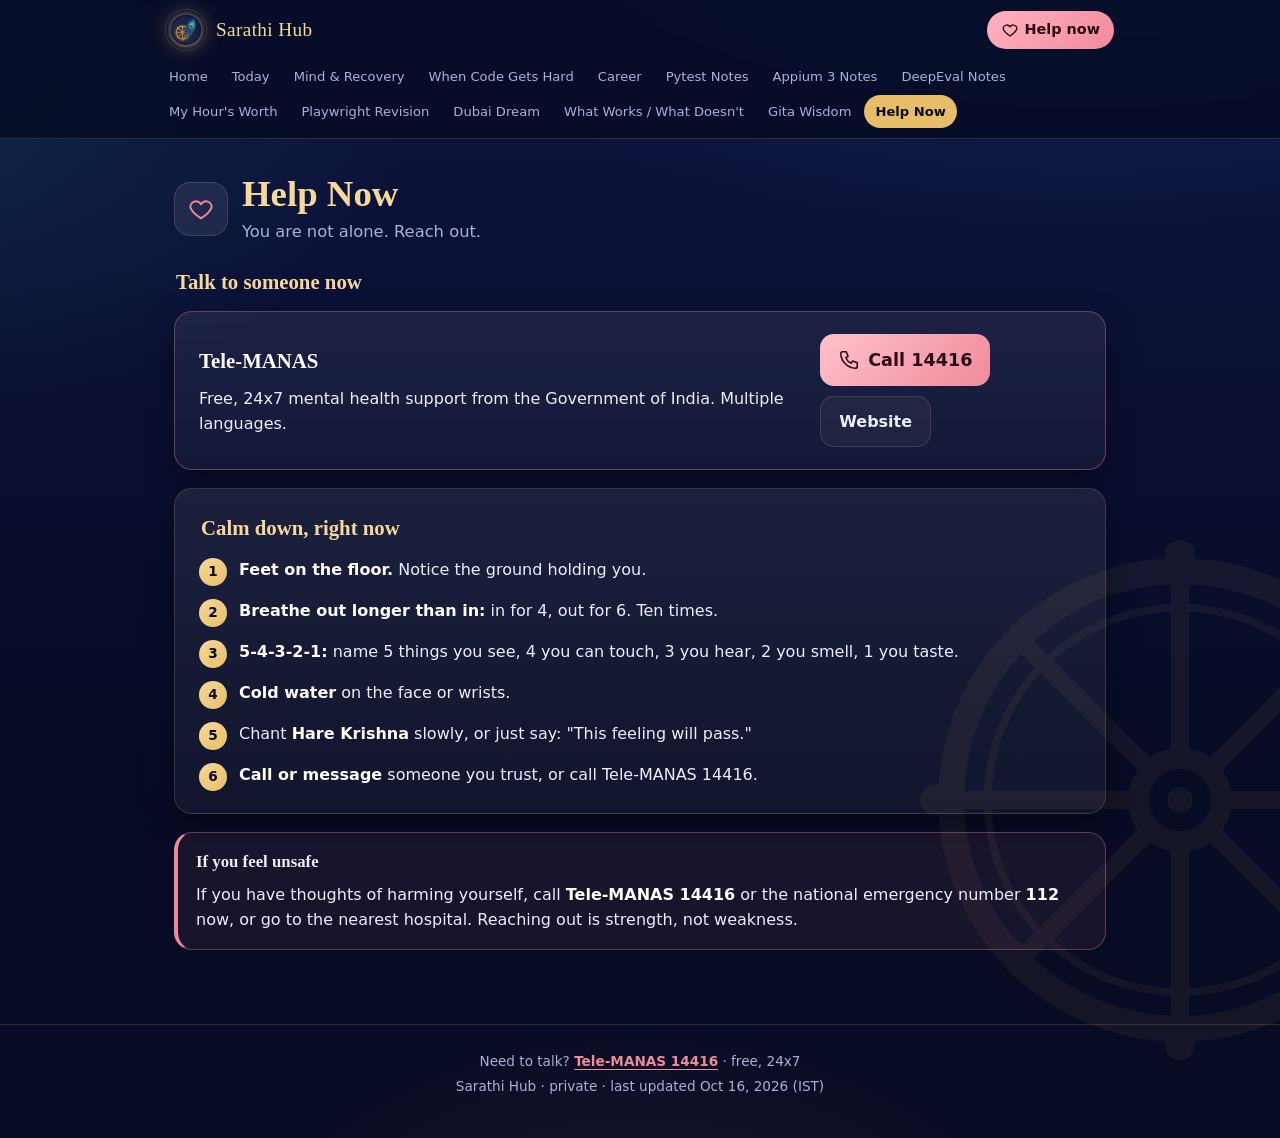
<file: help.html>
<!doctype html>
<html lang="en">
<head>
  <meta charset="utf-8">
  <meta name="viewport" content="width=device-width, initial-scale=1, viewport-fit=cover">
  <meta name="robots" content="noindex, nofollow">
  <meta name="referrer" content="no-referrer">
  <meta name="theme-color" content="#0d1440">
  <meta name="description" content="Tele-MANAS 14416 and calm-down steps.">
  <title>Help Now · Sarathi Hub</title>
  <link rel="icon" href="favicon.ico" sizes="any">
  <link rel="icon" type="image/png" sizes="32x32" href="assets/img/favicon-32.png">
  <link rel="apple-touch-icon" href="assets/img/apple-touch-icon.png">
  <link rel="manifest" href="site.webmanifest">
  <link rel="stylesheet" href="assets/css/style.css?v=202610151941">
  <script src="content/content.js?v=202610151941" defer></script>
  <script src="assets/js/app.js?v=202610151941" defer></script>
</head>
<body data-page="help">
  <header id="site-header" class="site-header"></header>
  <main id="app">
    <noscript><div class="noscript">Sarathi Hub needs JavaScript to show its content. If you need help right now, call <a href="tel:14416">Tele-MANAS 14416</a> (free, 24x7) or visit <a href="https://telemanas.mohfw.gov.in/">telemanas.mohfw.gov.in</a>.</div></noscript>
  </main>
  <footer id="site-footer" class="site-footer"></footer>
</body>
</html>
</file>
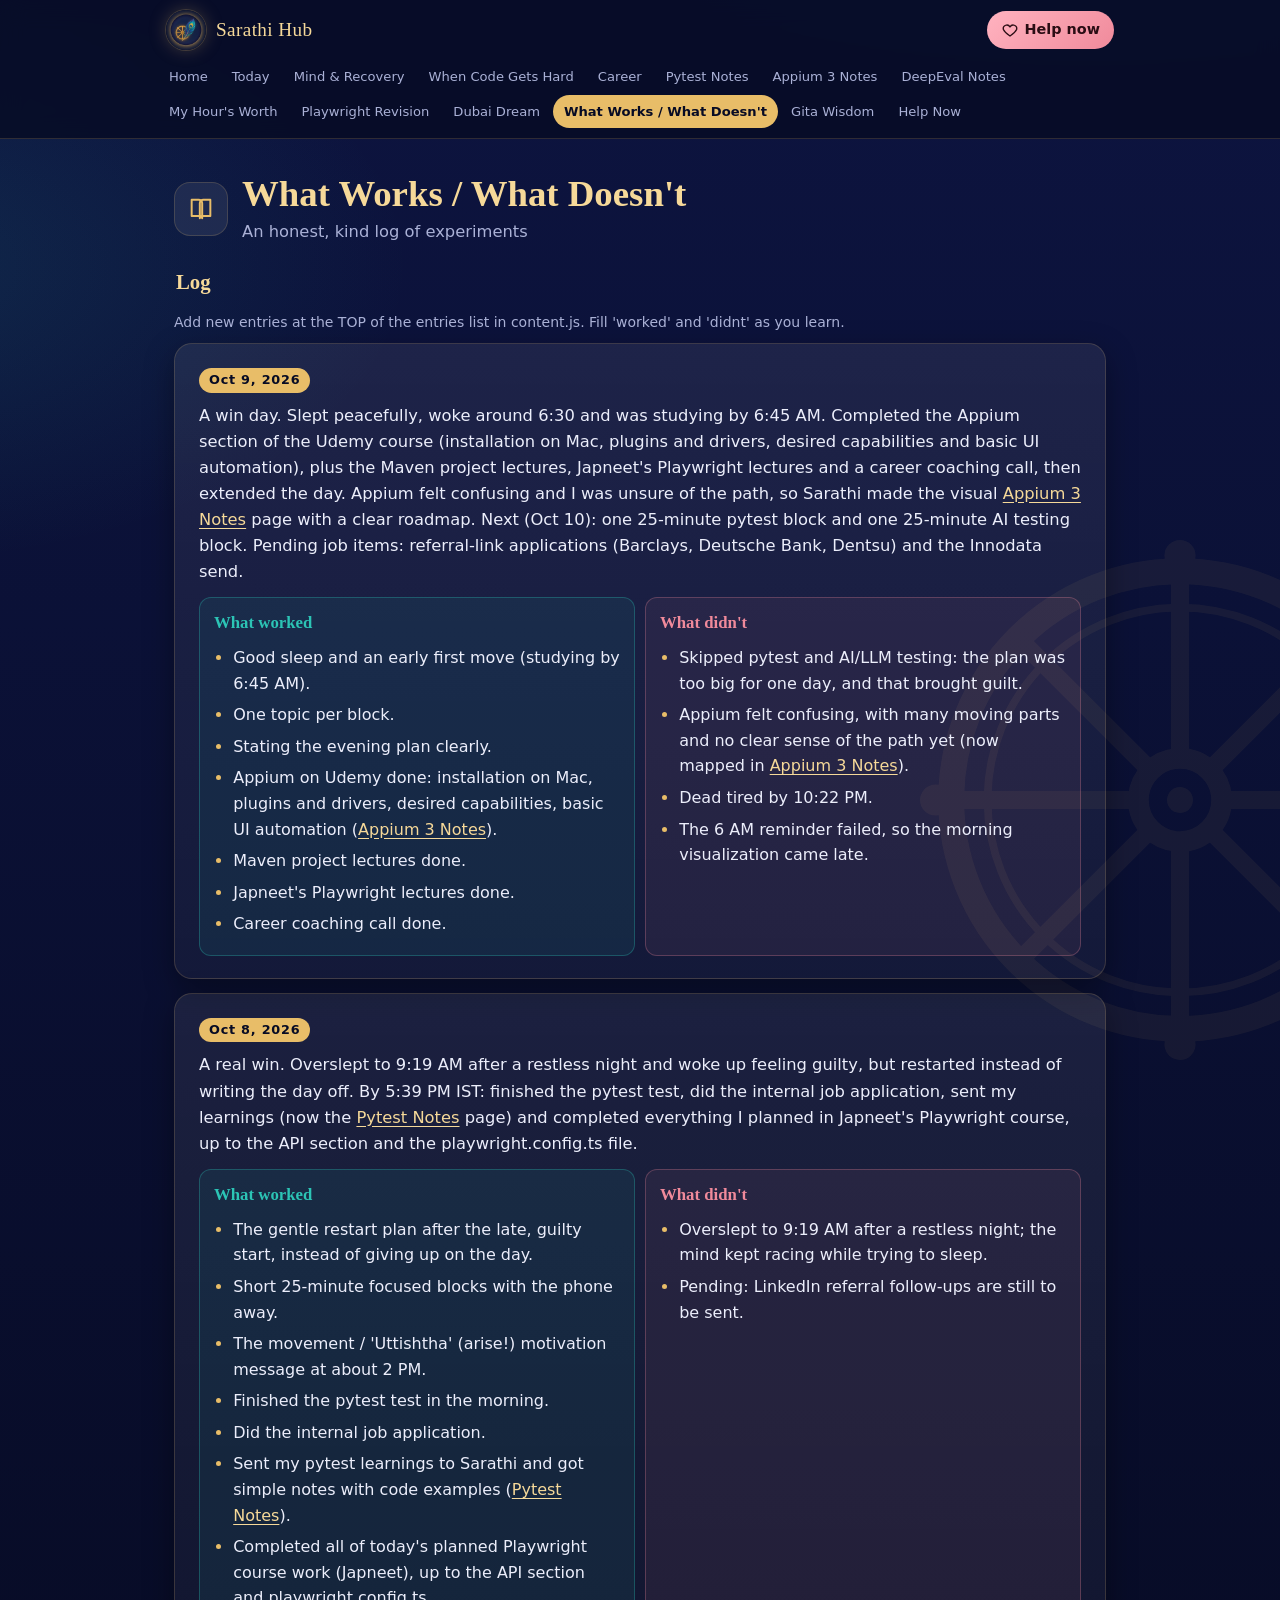
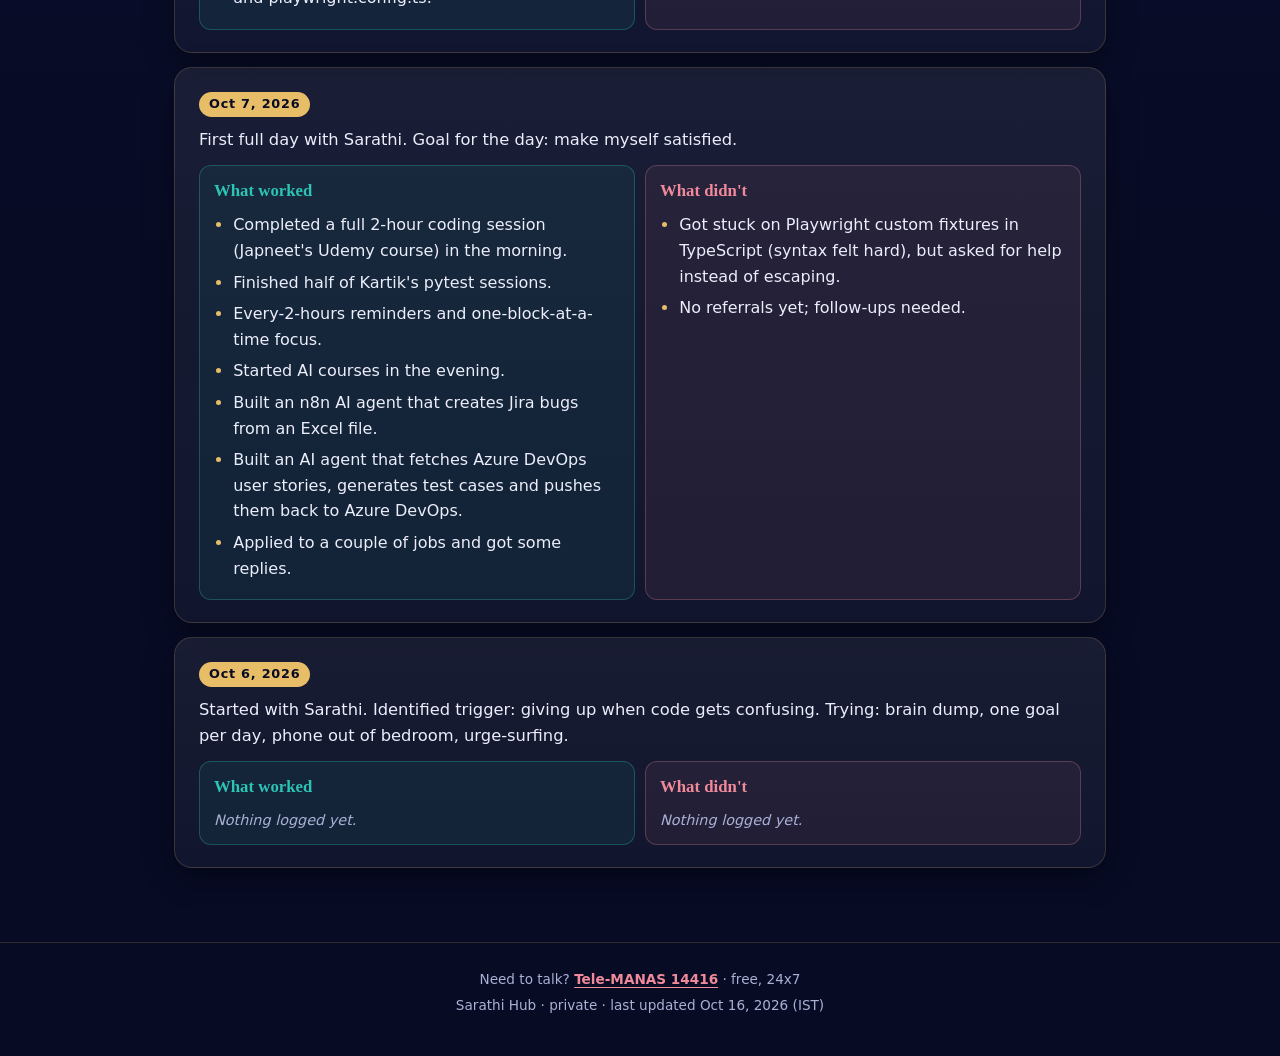
<file: journal.html>
<!doctype html>
<html lang="en">
<head>
  <meta charset="utf-8">
  <meta name="viewport" content="width=device-width, initial-scale=1, viewport-fit=cover">
  <meta name="robots" content="noindex, nofollow">
  <meta name="referrer" content="no-referrer">
  <meta name="theme-color" content="#0d1440">
  <meta name="description" content="Journal of what works and what doesn't.">
  <title>What Works / What Doesn't · Sarathi Hub</title>
  <link rel="icon" href="favicon.ico" sizes="any">
  <link rel="icon" type="image/png" sizes="32x32" href="assets/img/favicon-32.png">
  <link rel="apple-touch-icon" href="assets/img/apple-touch-icon.png">
  <link rel="manifest" href="site.webmanifest">
  <link rel="stylesheet" href="assets/css/style.css?v=202610151941">
  <script src="content/content.js?v=202610151941" defer></script>
  <script src="assets/js/app.js?v=202610151941" defer></script>
</head>
<body data-page="journal">
  <header id="site-header" class="site-header"></header>
  <main id="app">
    <noscript><div class="noscript">Sarathi Hub needs JavaScript to show its content. If you need help right now, call <a href="tel:14416">Tele-MANAS 14416</a> (free, 24x7) or visit <a href="https://telemanas.mohfw.gov.in/">telemanas.mohfw.gov.in</a>.</div></noscript>
  </main>
  <footer id="site-footer" class="site-footer"></footer>
</body>
</html>
</file>
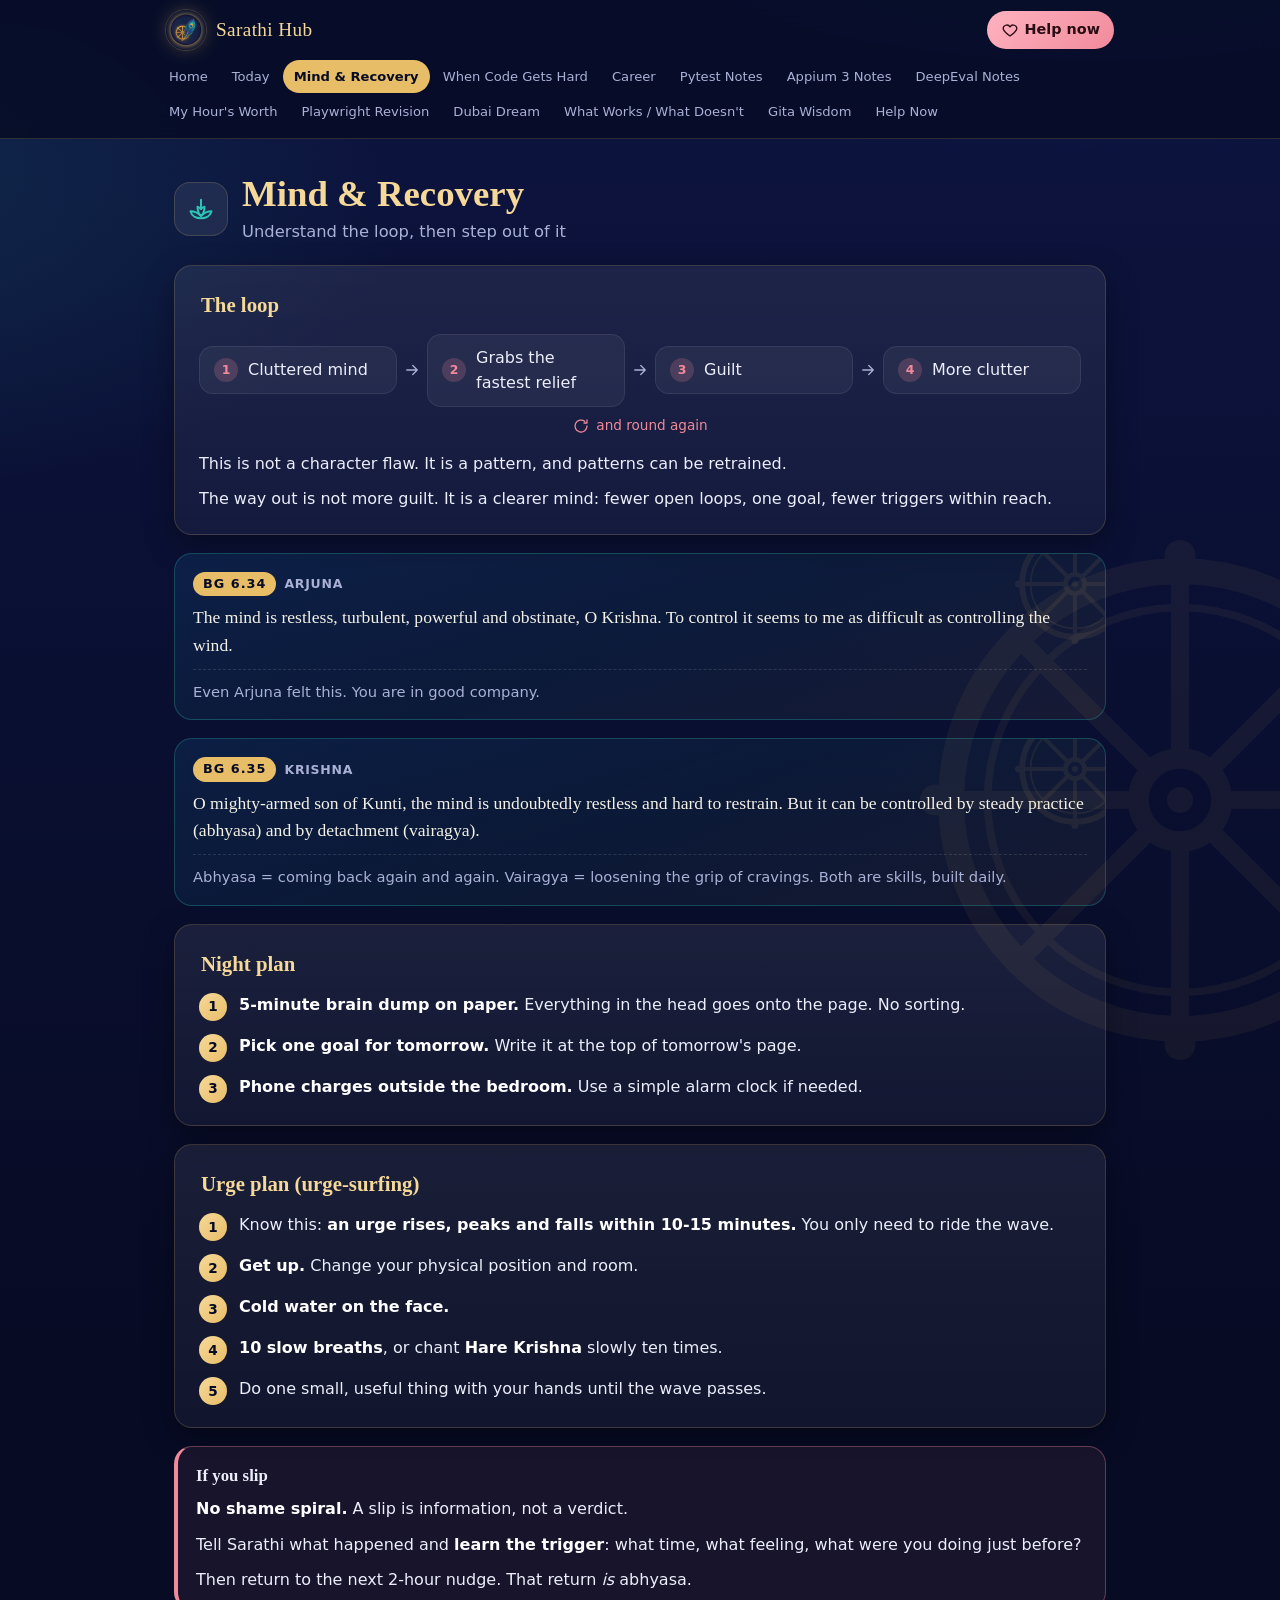
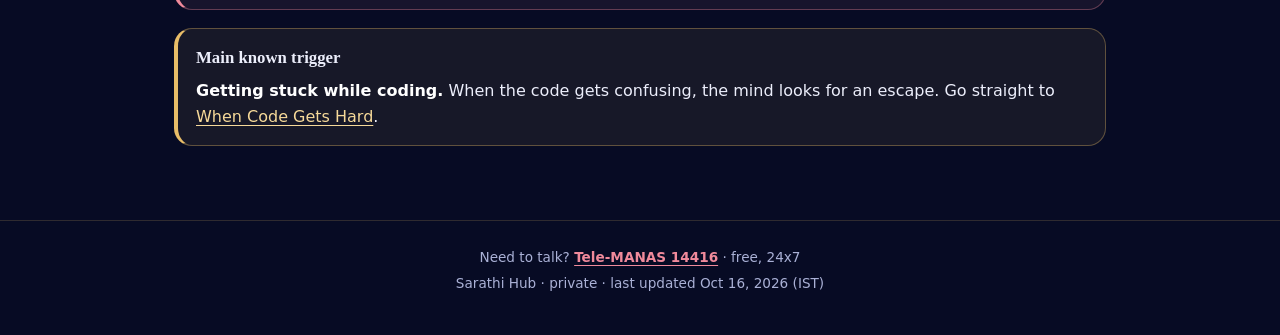
<file: mind.html>
<!doctype html>
<html lang="en">
<head>
  <meta charset="utf-8">
  <meta name="viewport" content="width=device-width, initial-scale=1, viewport-fit=cover">
  <meta name="robots" content="noindex, nofollow">
  <meta name="referrer" content="no-referrer">
  <meta name="theme-color" content="#0d1440">
  <meta name="description" content="Understanding the loop, night plan and urge plan.">
  <title>Mind &amp; Recovery · Sarathi Hub</title>
  <link rel="icon" href="favicon.ico" sizes="any">
  <link rel="icon" type="image/png" sizes="32x32" href="assets/img/favicon-32.png">
  <link rel="apple-touch-icon" href="assets/img/apple-touch-icon.png">
  <link rel="manifest" href="site.webmanifest">
  <link rel="stylesheet" href="assets/css/style.css?v=202610151941">
  <script src="content/content.js?v=202610151941" defer></script>
  <script src="assets/js/app.js?v=202610151941" defer></script>
</head>
<body data-page="mind">
  <header id="site-header" class="site-header"></header>
  <main id="app">
    <noscript><div class="noscript">Sarathi Hub needs JavaScript to show its content. If you need help right now, call <a href="tel:14416">Tele-MANAS 14416</a> (free, 24x7) or visit <a href="https://telemanas.mohfw.gov.in/">telemanas.mohfw.gov.in</a>.</div></noscript>
  </main>
  <footer id="site-footer" class="site-footer"></footer>
</body>
</html>
</file>
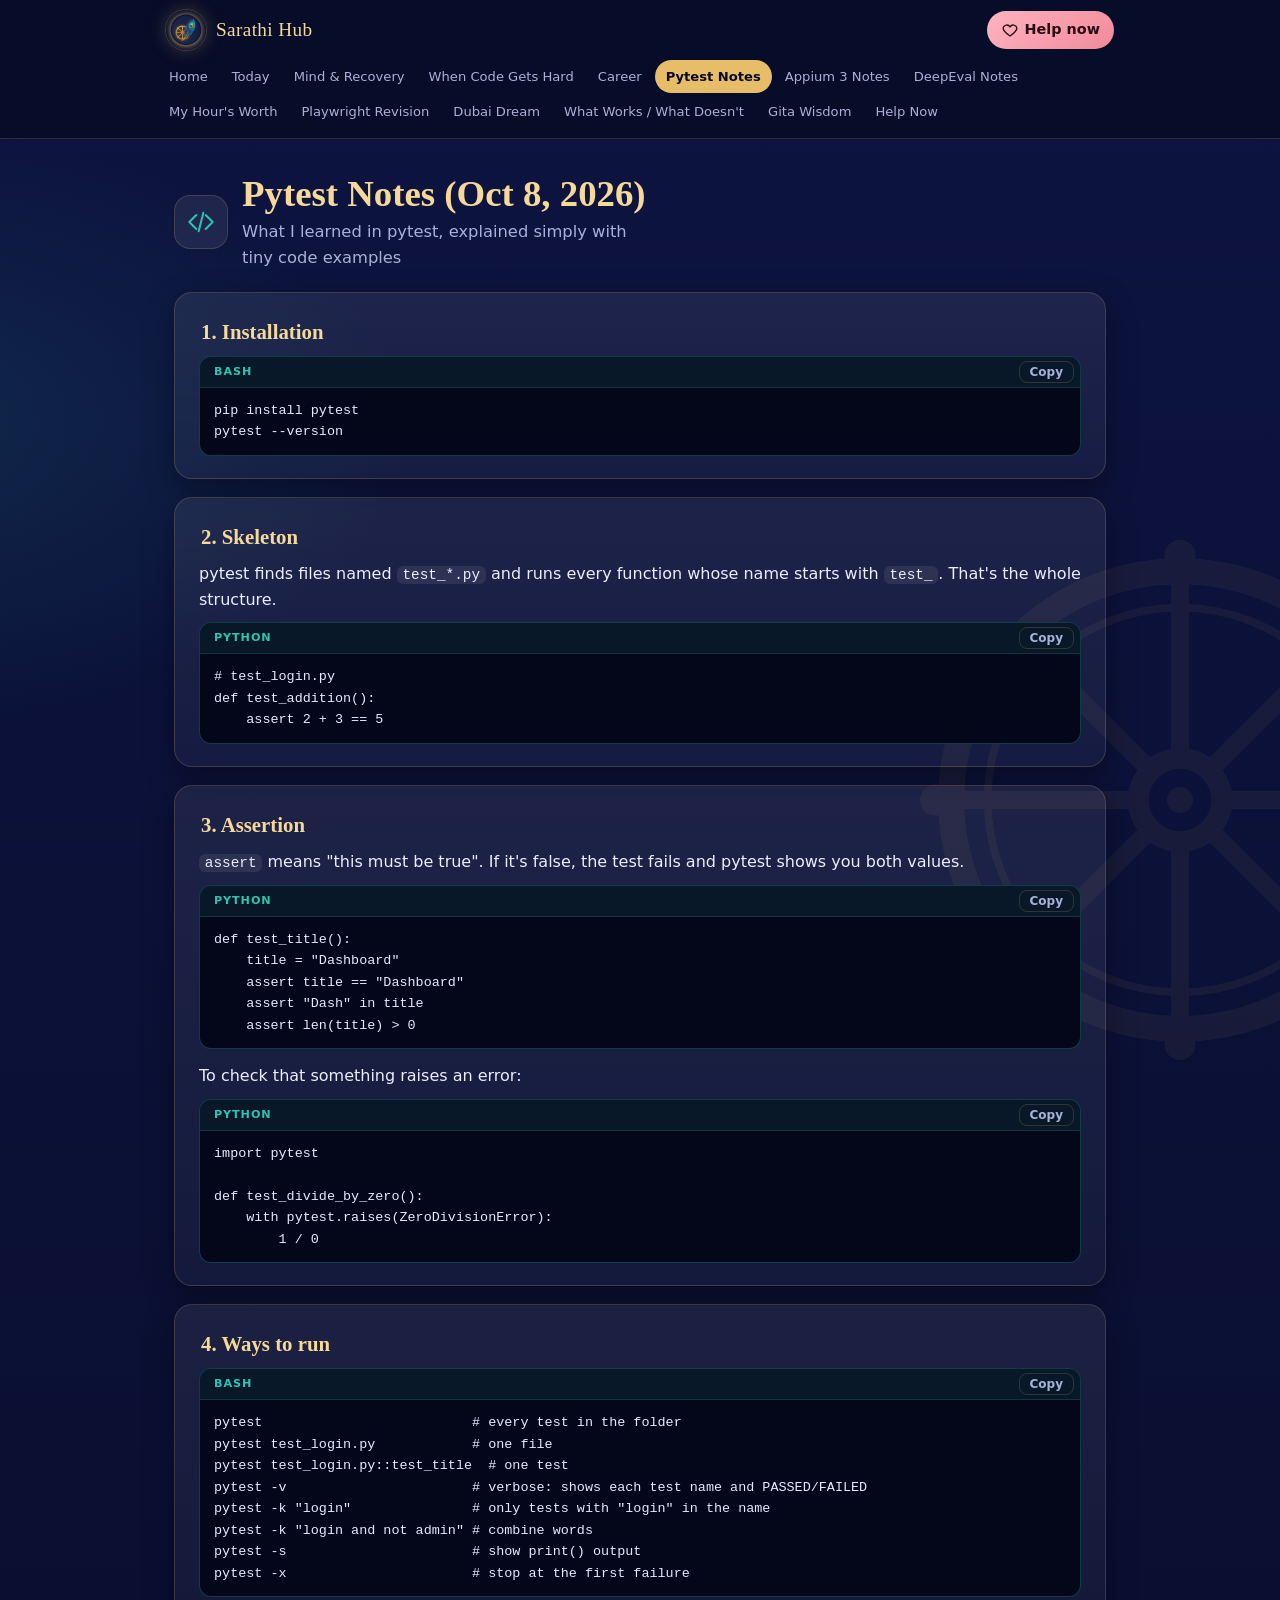
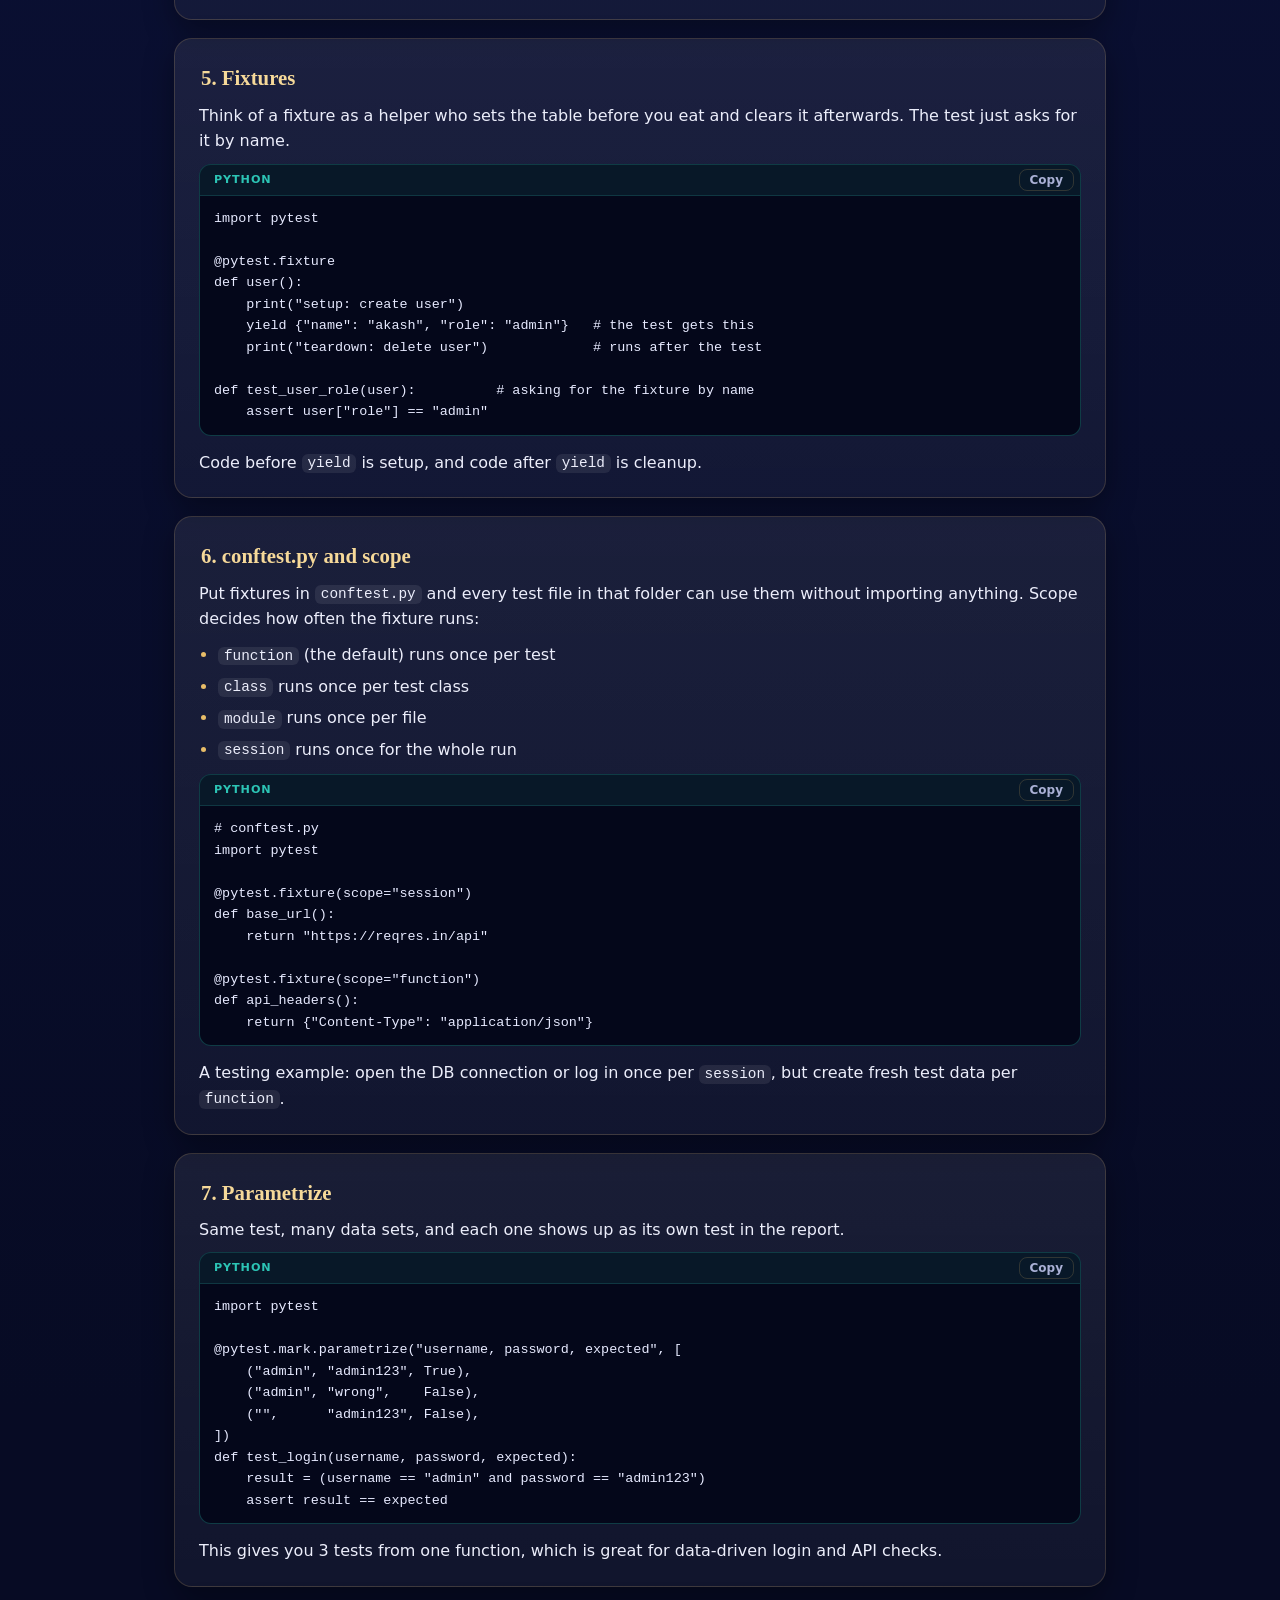
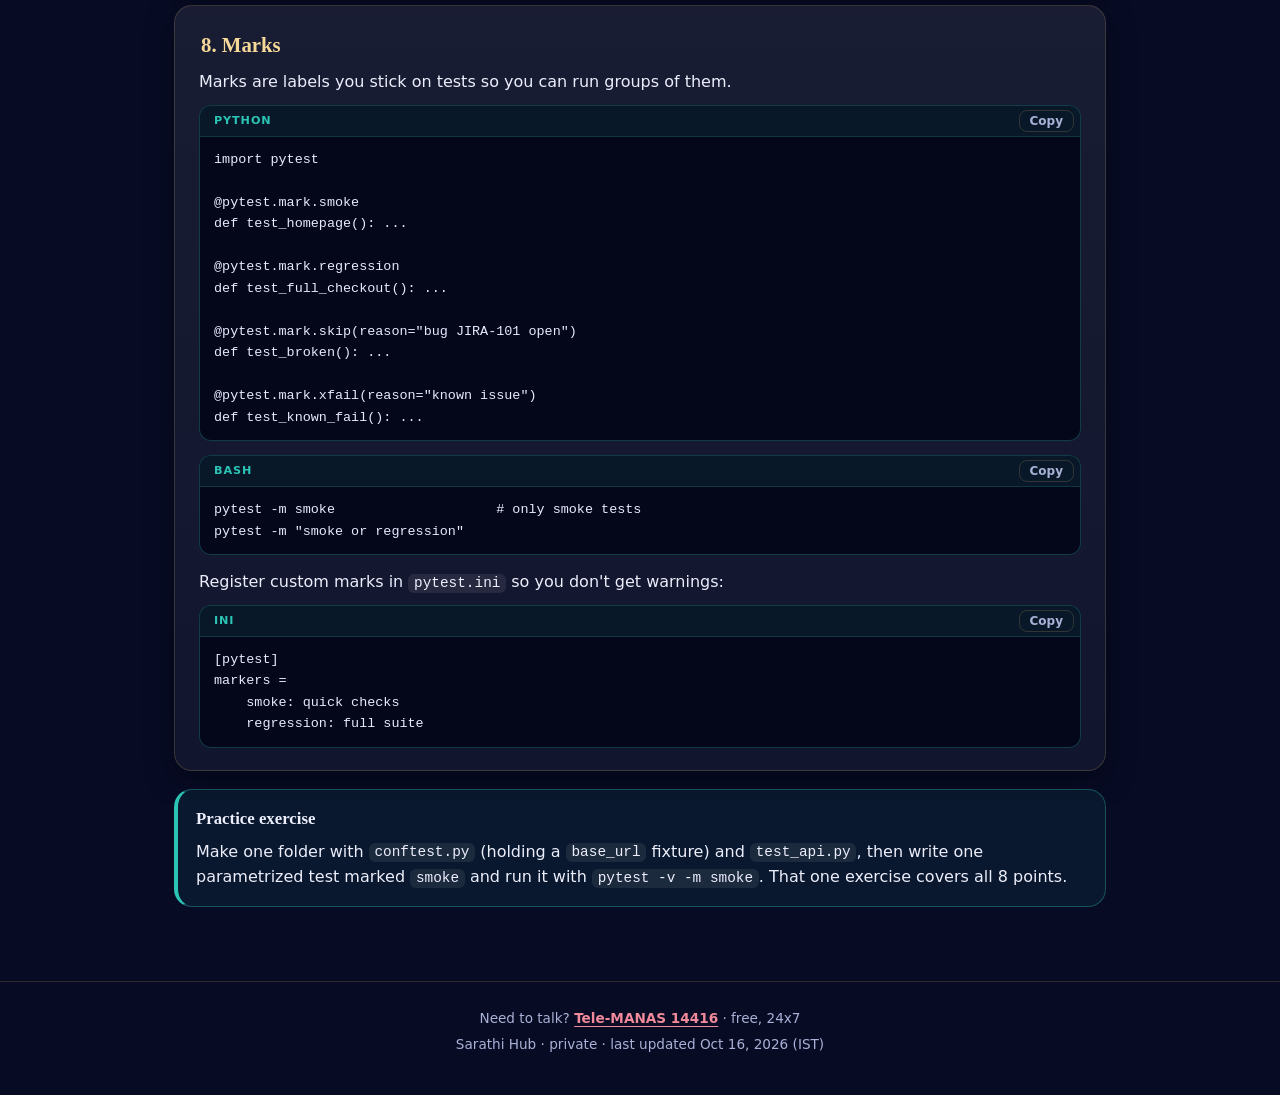
<file: pytest.html>
<!doctype html>
<html lang="en">
<head>
  <meta charset="utf-8">
  <meta name="viewport" content="width=device-width, initial-scale=1, viewport-fit=cover">
  <meta name="robots" content="noindex, nofollow">
  <meta name="referrer" content="no-referrer">
  <meta name="theme-color" content="#0d1440">
  <meta name="description" content="Pytest notes with simple explanations and small code examples.">
  <title>Pytest Notes · Sarathi Hub</title>
  <link rel="icon" href="favicon.ico" sizes="any">
  <link rel="icon" type="image/png" sizes="32x32" href="assets/img/favicon-32.png">
  <link rel="apple-touch-icon" href="assets/img/apple-touch-icon.png">
  <link rel="manifest" href="site.webmanifest">
  <link rel="stylesheet" href="assets/css/style.css?v=202610151941">
  <script src="content/content.js?v=202610151941" defer></script>
  <script src="assets/js/app.js?v=202610151941" defer></script>
</head>
<body data-page="pytest">
  <header id="site-header" class="site-header"></header>
  <main id="app">
    <noscript><div class="noscript">Sarathi Hub needs JavaScript to show its content. If you need help right now, call <a href="tel:14416">Tele-MANAS 14416</a> (free, 24x7) or visit <a href="https://telemanas.mohfw.gov.in/">telemanas.mohfw.gov.in</a>.</div></noscript>
  </main>
  <footer id="site-footer" class="site-footer"></footer>
</body>
</html>
</file>
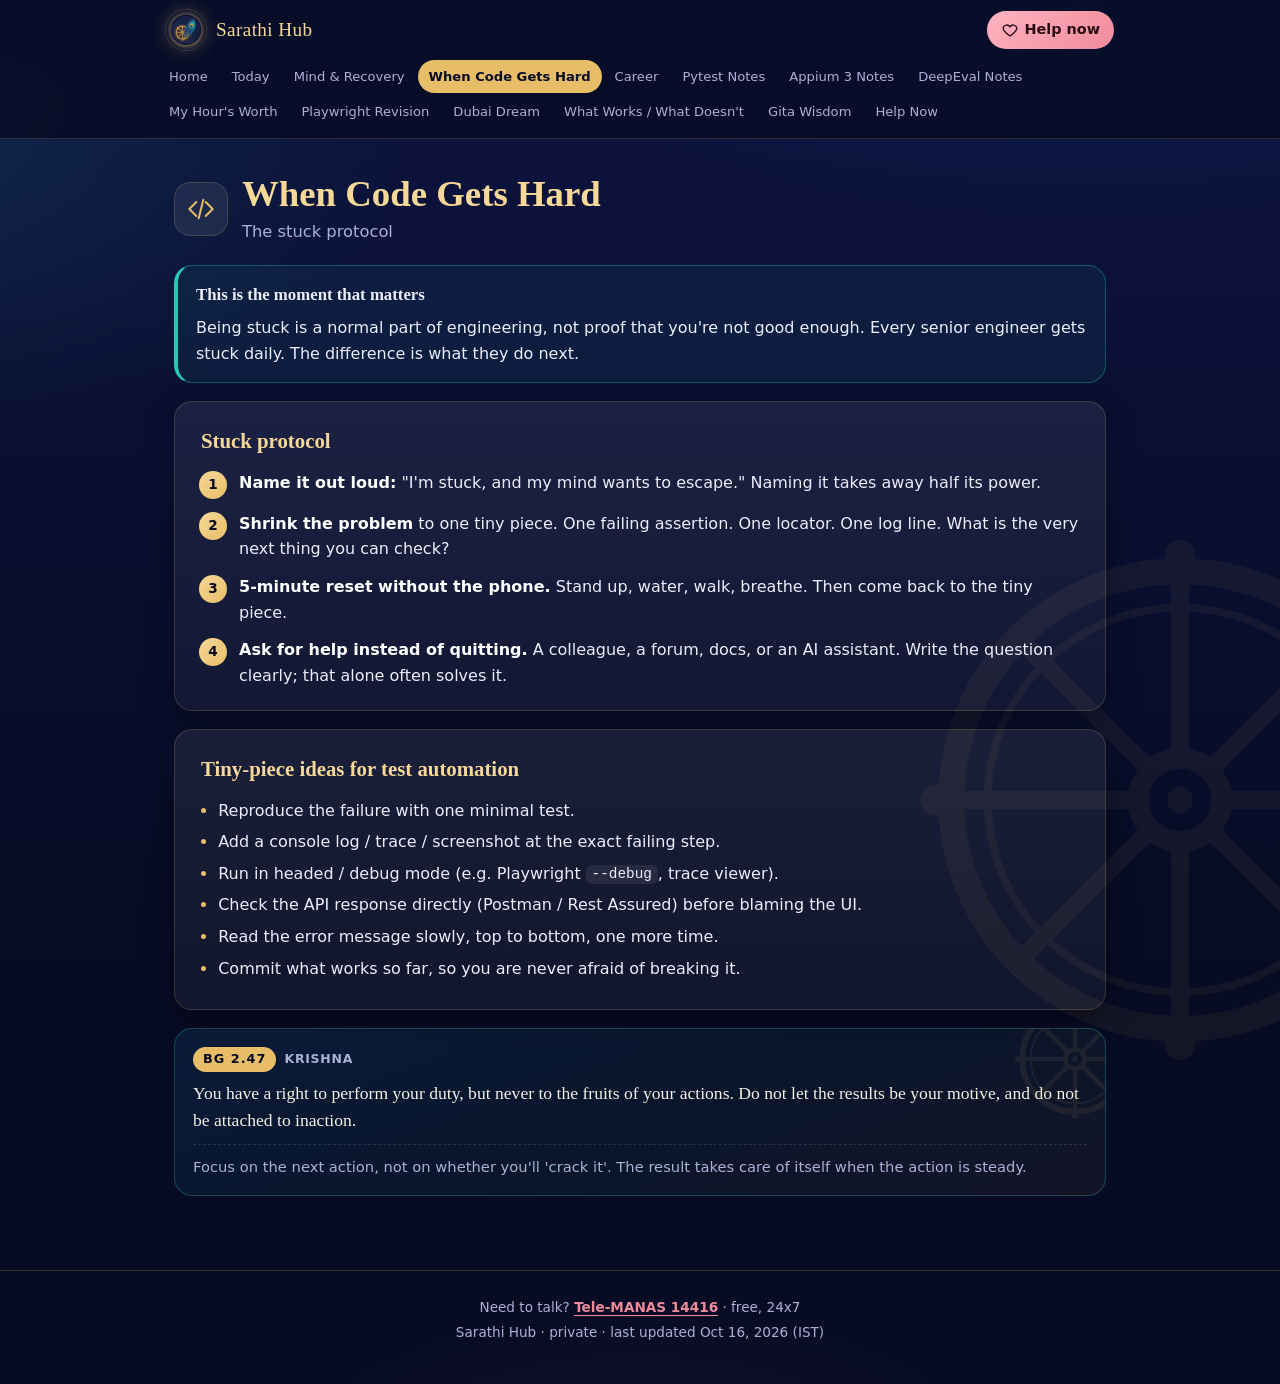
<file: stuck.html>
<!doctype html>
<html lang="en">
<head>
  <meta charset="utf-8">
  <meta name="viewport" content="width=device-width, initial-scale=1, viewport-fit=cover">
  <meta name="robots" content="noindex, nofollow">
  <meta name="referrer" content="no-referrer">
  <meta name="theme-color" content="#0d1440">
  <meta name="description" content="The stuck protocol.">
  <title>When Code Gets Hard · Sarathi Hub</title>
  <link rel="icon" href="favicon.ico" sizes="any">
  <link rel="icon" type="image/png" sizes="32x32" href="assets/img/favicon-32.png">
  <link rel="apple-touch-icon" href="assets/img/apple-touch-icon.png">
  <link rel="manifest" href="site.webmanifest">
  <link rel="stylesheet" href="assets/css/style.css?v=202610151941">
  <script src="content/content.js?v=202610151941" defer></script>
  <script src="assets/js/app.js?v=202610151941" defer></script>
</head>
<body data-page="stuck">
  <header id="site-header" class="site-header"></header>
  <main id="app">
    <noscript><div class="noscript">Sarathi Hub needs JavaScript to show its content. If you need help right now, call <a href="tel:14416">Tele-MANAS 14416</a> (free, 24x7) or visit <a href="https://telemanas.mohfw.gov.in/">telemanas.mohfw.gov.in</a>.</div></noscript>
  </main>
  <footer id="site-footer" class="site-footer"></footer>
</body>
</html>
</file>
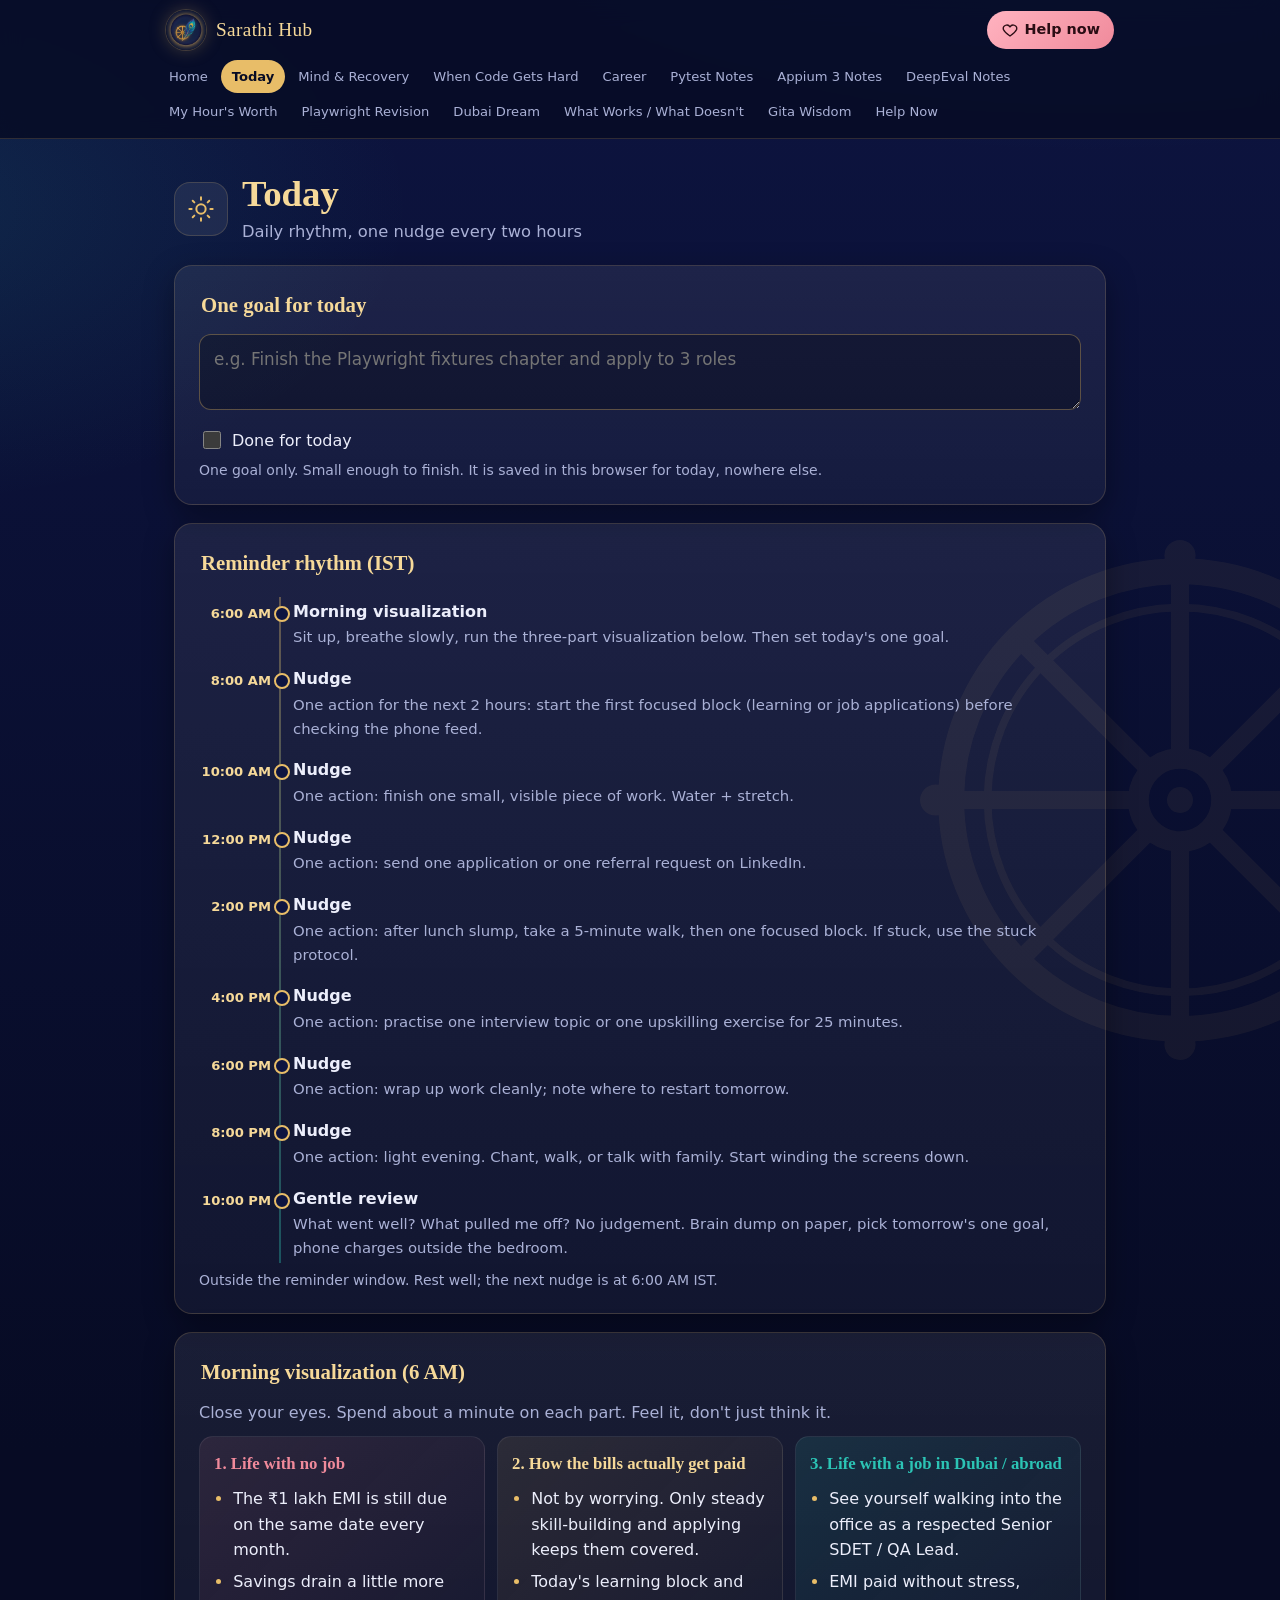
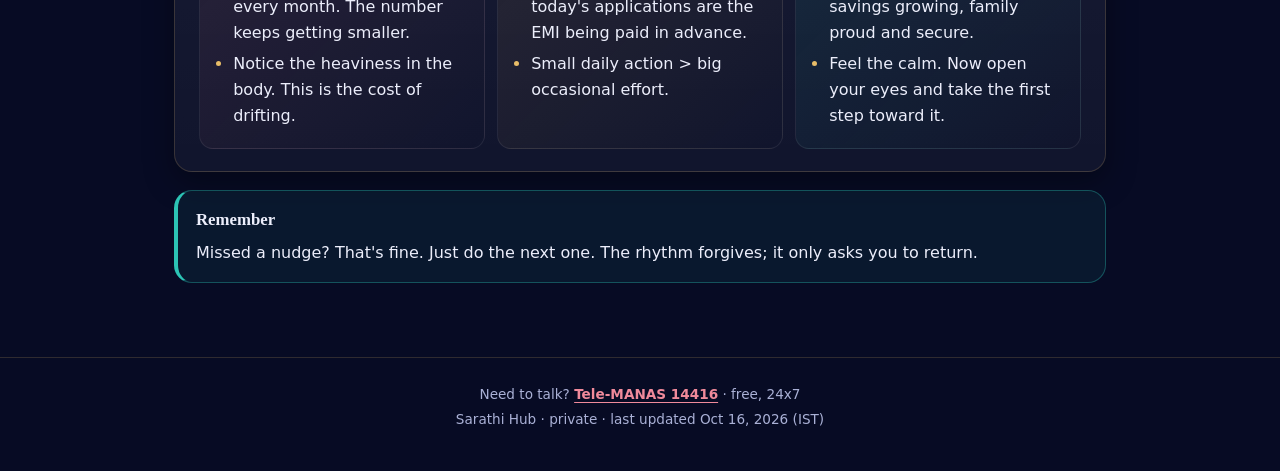
<file: today.html>
<!doctype html>
<html lang="en">
<head>
  <meta charset="utf-8">
  <meta name="viewport" content="width=device-width, initial-scale=1, viewport-fit=cover">
  <meta name="robots" content="noindex, nofollow">
  <meta name="referrer" content="no-referrer">
  <meta name="theme-color" content="#0d1440">
  <meta name="description" content="Daily rhythm and one goal for today.">
  <title>Today · Sarathi Hub</title>
  <link rel="icon" href="favicon.ico" sizes="any">
  <link rel="icon" type="image/png" sizes="32x32" href="assets/img/favicon-32.png">
  <link rel="apple-touch-icon" href="assets/img/apple-touch-icon.png">
  <link rel="manifest" href="site.webmanifest">
  <link rel="stylesheet" href="assets/css/style.css?v=202610151941">
  <script src="content/content.js?v=202610151941" defer></script>
  <script src="assets/js/app.js?v=202610151941" defer></script>
</head>
<body data-page="today">
  <header id="site-header" class="site-header"></header>
  <main id="app">
    <noscript><div class="noscript">Sarathi Hub needs JavaScript to show its content. If you need help right now, call <a href="tel:14416">Tele-MANAS 14416</a> (free, 24x7) or visit <a href="https://telemanas.mohfw.gov.in/">telemanas.mohfw.gov.in</a>.</div></noscript>
  </main>
  <footer id="site-footer" class="site-footer"></footer>
</body>
</html>
</file>
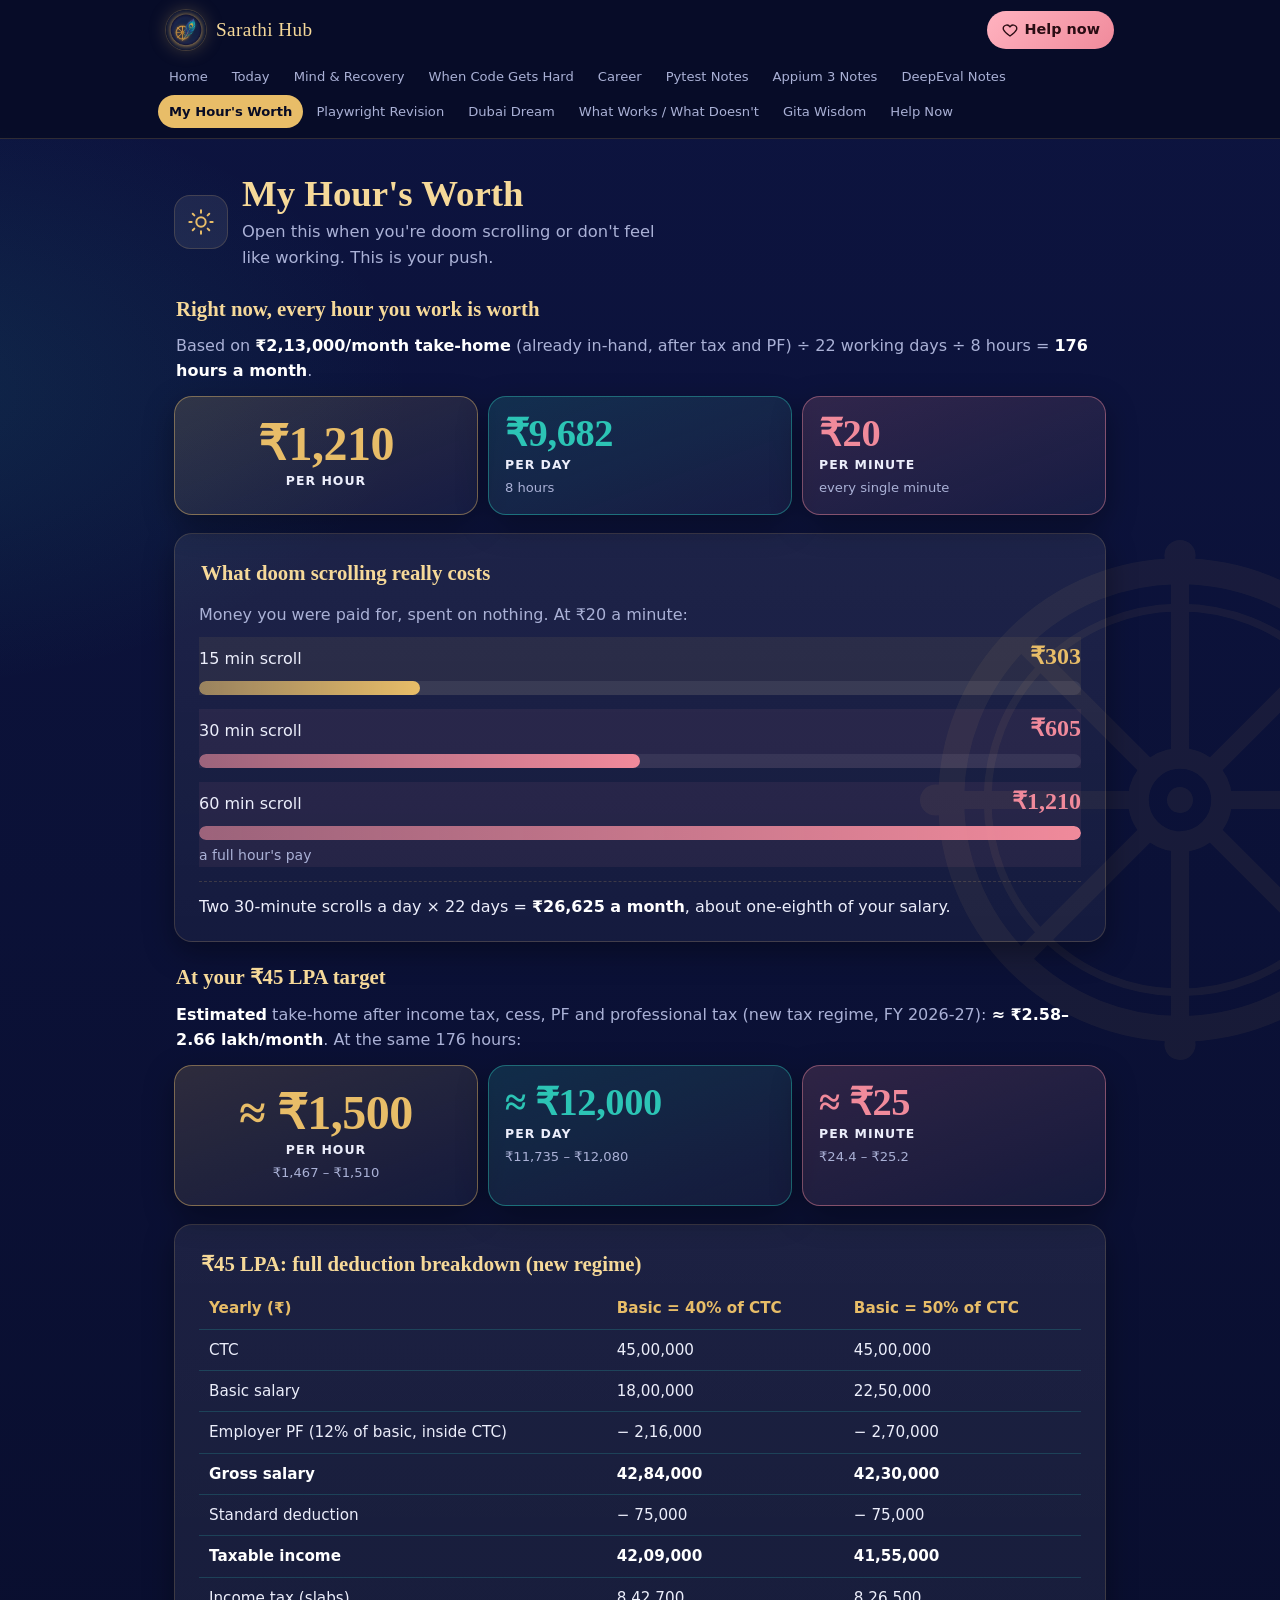
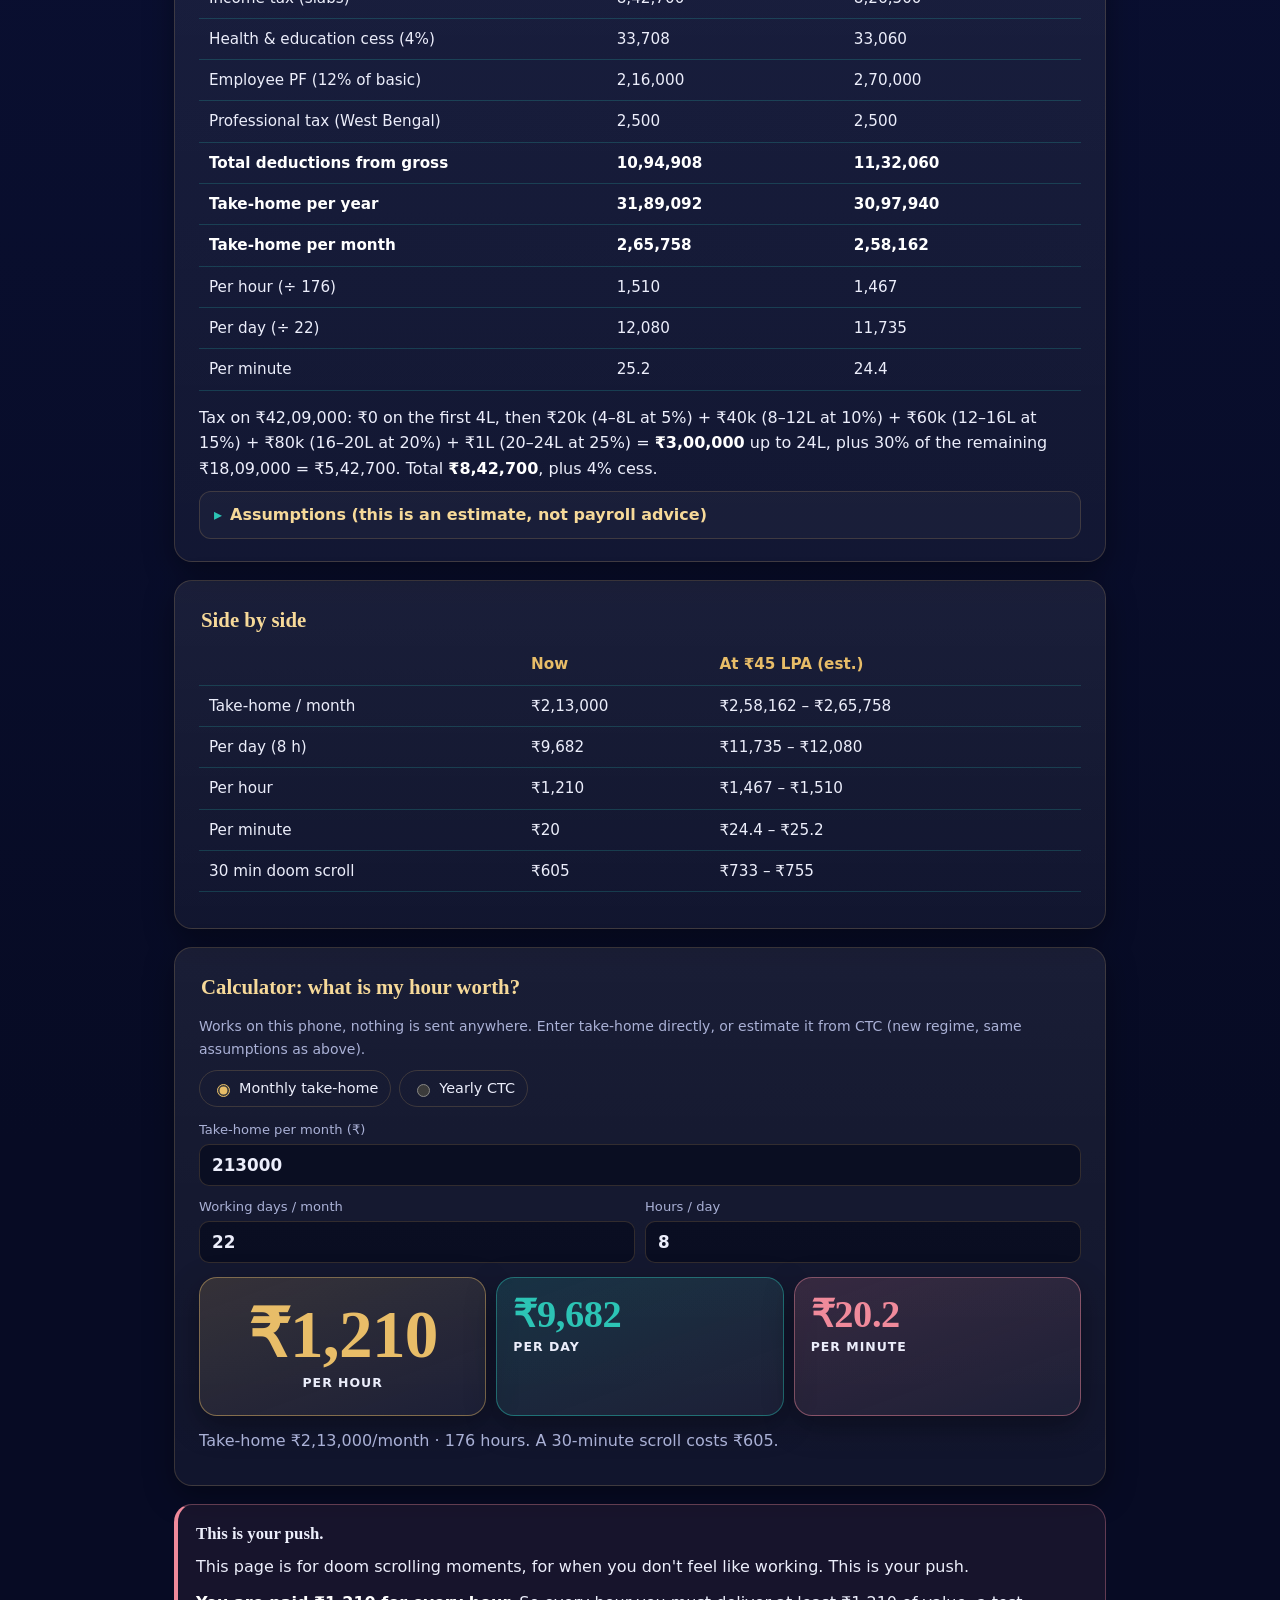
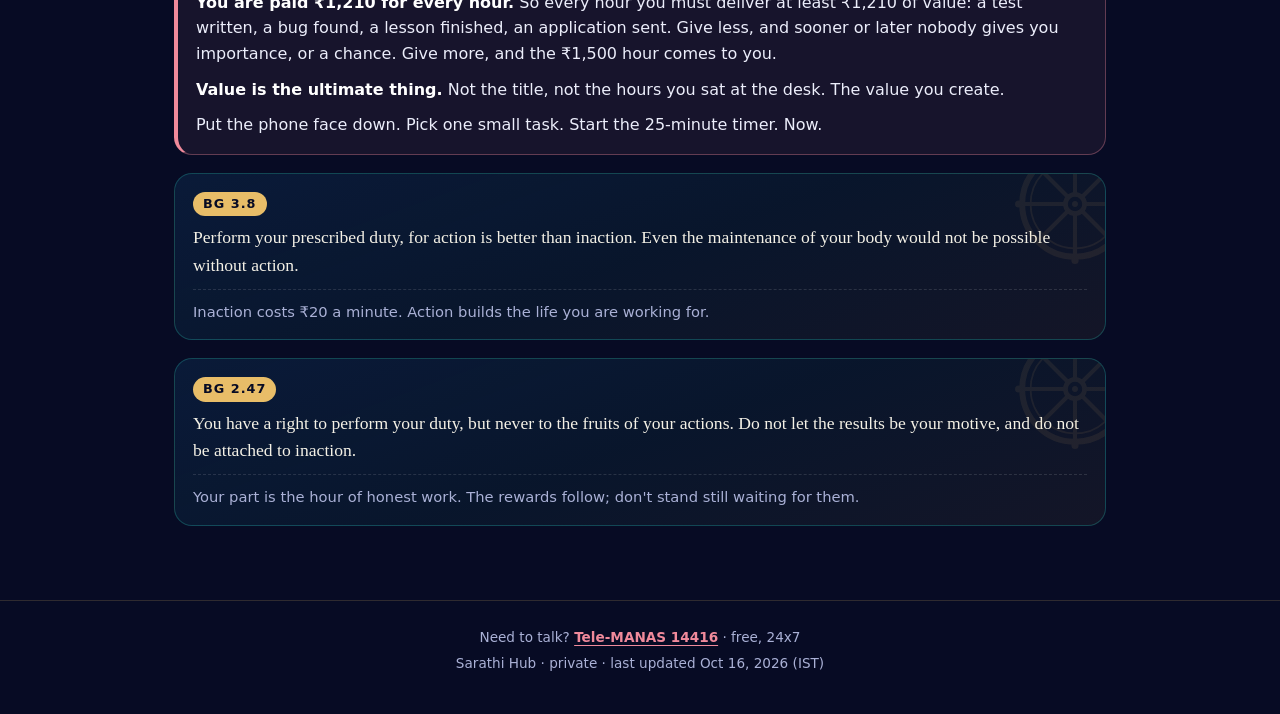
<file: worth.html>
<!doctype html>
<html lang="en">
<head>
  <meta charset="utf-8">
  <meta name="viewport" content="width=device-width, initial-scale=1, viewport-fit=cover">
  <meta name="robots" content="noindex, nofollow">
  <meta name="referrer" content="no-referrer">
  <meta name="theme-color" content="#0d1440">
  <meta name="description" content="What one hour of my work is worth, now and at my target salary.">
  <title>My Hour's Worth · Sarathi Hub</title>
  <link rel="icon" href="favicon.ico" sizes="any">
  <link rel="icon" type="image/png" sizes="32x32" href="assets/img/favicon-32.png">
  <link rel="apple-touch-icon" href="assets/img/apple-touch-icon.png">
  <link rel="manifest" href="site.webmanifest">
  <link rel="stylesheet" href="assets/css/style.css?v=202610151941">
  <script src="content/content.js?v=202610151941" defer></script>
  <script src="assets/js/app.js?v=202610151941" defer></script>
</head>
<body data-page="worth">
  <header id="site-header" class="site-header"></header>
  <main id="app">
    <noscript><div class="noscript">Sarathi Hub needs JavaScript to show its content. If you need help right now, call <a href="tel:14416">Tele-MANAS 14416</a> (free, 24x7) or visit <a href="https://telemanas.mohfw.gov.in/">telemanas.mohfw.gov.in</a>.</div></noscript>
  </main>
  <footer id="site-footer" class="site-footer"></footer>
</body>
</html>
</file>
<file: assets/css/style.css>
/* Sarathi Hub — midnight indigo, gold, peacock teal. Mobile-first. */
:root {
  --bg: #070b24;
  --bg-2: #0d1440;
  --surface: rgba(255, 255, 255, 0.045);
  --surface-2: rgba(255, 255, 255, 0.075);
  --border: rgba(232, 189, 104, 0.18);
  --text: #eceefb;
  --muted: #aab1d6;
  --gold: #e8bd68;
  --gold-2: #f6d999;
  --teal: #2cc4b5;
  --peacock: #1f8fd1;
  --rose: #f08a9b;
  --radius: 18px;
  --shadow: 0 10px 30px rgba(0, 0, 0, 0.35);
  --serif: "Iowan Old Style", "Palatino Linotype", Palatino, "Book Antiqua", Georgia, "Noto Serif", serif;
  --sans: system-ui, -apple-system, "Segoe UI", Roboto, "Noto Sans", Ubuntu, sans-serif;
  color-scheme: dark;
}

* { box-sizing: border-box; }
html { -webkit-text-size-adjust: 100%; scroll-behavior: smooth; background: var(--bg); }
body {
  margin: 0;
  min-height: 100vh;
  font: 16px/1.6 var(--sans);
  color: var(--text);
  background:
    radial-gradient(1200px 600px at 85% -10%, rgba(31, 143, 209, 0.18), transparent 60%),
    radial-gradient(900px 500px at -10% 10%, rgba(44, 196, 181, 0.12), transparent 60%),
    radial-gradient(800px 600px at 50% 120%, rgba(232, 189, 104, 0.10), transparent 60%),
    linear-gradient(180deg, var(--bg-2), var(--bg) 70%);
  background-color: var(--bg);
  background-repeat: no-repeat;
}
/* Chariot-wheel watermark */
body::before {
  content: "";
  position: fixed;
  right: -160px;
  bottom: -160px;
  width: 520px;
  height: 520px;
  pointer-events: none;
  opacity: 0.06;
  background: url("../img/wheel.svg") center / contain no-repeat;
  z-index: 0;
}
a { color: var(--gold-2); text-underline-offset: 3px; }
a:hover { color: #fff; }
code { font: 0.9em ui-monospace, SFMono-Regular, Menlo, Consolas, monospace; background: rgba(255,255,255,0.08); padding: 0.1em 0.4em; border-radius: 6px; }
strong { color: #fff; font-weight: 650; }
.sr-only { position: absolute; width: 1px; height: 1px; overflow: hidden; clip: rect(0 0 0 0); white-space: nowrap; }
.muted { color: var(--muted); }
.small { font-size: 0.875rem; }
.ico { width: 22px; height: 22px; flex: none; }

/* ---------- header / nav ---------- */
.site-header {
  position: sticky; top: 0; z-index: 10;
  background: rgba(7, 11, 36, 0.82);
  backdrop-filter: blur(12px); -webkit-backdrop-filter: blur(12px);
  border-bottom: 1px solid var(--border);
}
.bar { display: flex; align-items: center; justify-content: space-between; gap: 12px; max-width: 980px; margin: 0 auto; padding: 10px 16px; }
.brand { display: flex; align-items: center; gap: 10px; text-decoration: none; color: var(--text); }
.brand-logo { border-radius: 50%; box-shadow: 0 0 0 1px var(--border), 0 0 18px rgba(232, 189, 104, 0.25); }
.brand-name { font-family: var(--serif); font-size: 1.2rem; letter-spacing: 0.02em; color: var(--gold-2); }
.help-pill {
  display: inline-flex; align-items: center; gap: 6px;
  padding: 7px 14px; border-radius: 999px; text-decoration: none; font-weight: 600; font-size: 0.9rem;
  color: #2a0d14; background: linear-gradient(135deg, #ffb3c0, var(--rose));
}
.help-pill .ico { width: 18px; height: 18px; }
.help-pill:hover { color: #2a0d14; filter: brightness(1.05); }
.nav {
  position: relative;
  display: flex; gap: 6px; overflow-x: auto; scrollbar-width: none;
  max-width: 980px; margin: 0 auto; padding: 0 12px 10px;
  -webkit-mask-image: linear-gradient(90deg, #000 90%, transparent);
          mask-image: linear-gradient(90deg, #000 90%, transparent);
}
.nav::-webkit-scrollbar { display: none; }
.nav-link {
  flex: none; padding: 6px 12px; border-radius: 999px; font-size: 0.85rem; text-decoration: none;
  color: var(--muted); border: 1px solid transparent; white-space: nowrap;
}
.nav-link:hover { color: var(--text); background: var(--surface); }
.nav-link[aria-current="page"] { color: var(--bg); background: var(--gold); font-weight: 600; }

/* ---------- layout ---------- */
main { position: relative; z-index: 1; max-width: 980px; margin: 0 auto; padding: 20px 16px 40px; }
.sec { margin: 0 0 18px; }
.card {
  display: block;
  background: linear-gradient(180deg, var(--surface-2), var(--surface));
  border: 1px solid var(--border);
  border-radius: var(--radius);
  padding: 18px;
  box-shadow: var(--shadow);
}
.sec-title { font-family: var(--serif); font-weight: 600; font-size: 1.3rem; margin: 0 0 12px; color: var(--gold-2); }
.sec > .sec-title { margin-left: 2px; }
h1, h3 { font-family: var(--serif); font-weight: 600; }
h3 { font-size: 1.05rem; margin: 0 0 8px; color: var(--text); }
p { margin: 0 0 10px; }
p:last-child { margin-bottom: 0; }

/* ---------- hero (home) ---------- */
.hero { text-align: center; padding: 18px 0 8px; }
.hero-logo {
  width: 132px; height: 132px; border-radius: 50%;
  box-shadow: 0 0 0 1px var(--border), 0 0 60px rgba(232, 189, 104, 0.25), 0 0 120px rgba(31, 143, 209, 0.15);
  animation: breathe 7s ease-in-out infinite;
}
@keyframes breathe { 0%, 100% { transform: scale(1); } 50% { transform: scale(1.035); } }
@media (prefers-reduced-motion: reduce) { .hero-logo { animation: none; } html { scroll-behavior: auto; } }
.eyebrow { margin: 14px 0 2px; color: var(--teal); letter-spacing: 0.12em; text-transform: uppercase; font-size: 0.78rem; font-weight: 600; }
.hero h1 {
  margin: 0; font-size: clamp(2.1rem, 8vw, 3.2rem); line-height: 1.1;
  background: linear-gradient(90deg, var(--gold-2), var(--gold) 45%, var(--teal));
  -webkit-background-clip: text; background-clip: text; color: transparent;
}
.lead { color: var(--muted); font-size: 1.02rem; margin: 10px auto 0; max-width: 40ch; }
.updated {
  display: inline-block; margin: 14px 0 0; padding: 4px 12px; border-radius: 999px;
  font-size: 0.8rem; color: var(--muted); border: 1px solid var(--border); background: var(--surface);
}

.now-grid { display: grid; gap: 12px; margin: 22px 0 18px; }
.now { text-decoration: none; color: var(--text); display: flex; flex-direction: column; gap: 4px; transition: transform .15s ease, border-color .15s ease; }
.now:hover { transform: translateY(-2px); border-color: rgba(232, 189, 104, 0.45); color: var(--text); }
.now-k { font-size: 0.75rem; letter-spacing: 0.1em; text-transform: uppercase; color: var(--gold); font-weight: 600; }
.now-v { font-family: var(--serif); font-size: 1.2rem; }
.now-t { color: var(--muted); font-size: 0.92rem; }
.now.goal .now-k { color: var(--teal); }

/* ---------- tiles ---------- */
.tiles { display: grid; gap: 10px; }
.tile {
  display: flex; align-items: center; gap: 14px; padding: 14px 16px; text-decoration: none; color: var(--text);
  border-radius: var(--radius); border: 1px solid var(--border);
  background: linear-gradient(135deg, var(--surface-2), var(--surface));
  transition: transform .15s ease, border-color .15s ease, background .15s ease;
}
.tile:hover { transform: translateY(-2px); color: var(--text); border-color: var(--acc, var(--gold)); }
.tile-ico { display: grid; place-items: center; width: 44px; height: 44px; border-radius: 14px; color: var(--acc, var(--gold)); background: rgba(255,255,255,0.06); box-shadow: inset 0 0 0 1px rgba(255,255,255,0.06); }
.tile-text { display: flex; flex-direction: column; min-width: 0; flex: 1; }
.tile-title { font-family: var(--serif); font-size: 1.08rem; font-weight: 600; }
.tile-sub { color: var(--muted); font-size: 0.86rem; }
.tile-go { color: var(--muted); }
.tile-go .ico { width: 18px; height: 18px; }
.accent-gold { --acc: var(--gold); }
.accent-teal { --acc: var(--teal); }
.accent-rose { --acc: var(--rose); }
.tile.is-featured { border-color: rgba(232, 189, 104, 0.5); background: linear-gradient(135deg, rgba(232, 189, 104, 0.14), rgba(44, 196, 181, 0.08) 60%, var(--surface)); }
.tile.accent-rose { border-color: rgba(240, 138, 155, 0.4); background: linear-gradient(135deg, rgba(240, 138, 155, 0.12), var(--surface)); }

/* ---------- page header ---------- */
.page-head { display: flex; align-items: center; gap: 14px; margin: 6px 0 20px; }
.page-head h1 { margin: 0; font-size: clamp(1.6rem, 6vw, 2.3rem); line-height: 1.15; color: var(--gold-2); }
.page-head .lead { margin: 4px 0 0; }
.page-ico { display: grid; place-items: center; width: 54px; height: 54px; flex: none; border-radius: 16px; color: var(--acc); background: var(--surface-2); border: 1px solid var(--border); }
.page-ico .ico { width: 28px; height: 28px; }

/* ---------- lists ---------- */
.list { margin: 0; padding-left: 1.2em; }
.list li { margin: 0 0 6px; }
.list li::marker { color: var(--gold); }
.steps { list-style: none; counter-reset: s; margin: 0; padding: 0; }
.steps li { counter-increment: s; display: flex; gap: 12px; margin: 0 0 12px; align-items: flex-start; }
.steps li:last-child { margin-bottom: 0; }
.steps li::before {
  content: counter(s); flex: none; display: grid; place-items: center; width: 28px; height: 28px; margin-top: 1px;
  border-radius: 50%; font-weight: 700; font-size: 0.85rem; color: var(--bg); background: linear-gradient(135deg, var(--gold-2), var(--gold));
}
.chips { list-style: none; display: flex; flex-wrap: wrap; gap: 8px; margin: 0; padding: 0; }
.chips li { padding: 5px 12px; border-radius: 999px; font-size: 0.88rem; border: 1px solid rgba(44, 196, 181, 0.35); background: rgba(44, 196, 181, 0.08); color: #c9f3ee; }

/* ---------- callouts ---------- */
.callout { margin: 0 0 18px; padding: 16px 18px; border-radius: var(--radius); border: 1px solid; border-left-width: 4px; }
.callout h3 { margin-bottom: 6px; }
.tone-gold { border-color: rgba(232, 189, 104, 0.35); border-left-color: var(--gold); background: rgba(232, 189, 104, 0.07); }
.tone-teal { border-color: rgba(44, 196, 181, 0.35); border-left-color: var(--teal); background: rgba(44, 196, 181, 0.07); }
.tone-rose { border-color: rgba(240, 138, 155, 0.35); border-left-color: var(--rose); background: rgba(240, 138, 155, 0.07); }

/* ---------- verses ---------- */
.verse {
  position: relative; margin: 0 0 14px; padding: 18px 18px 16px; border-radius: var(--radius);
  background: linear-gradient(160deg, rgba(31, 143, 209, 0.12), rgba(44, 196, 181, 0.06) 50%, rgba(232, 189, 104, 0.06));
  border: 1px solid rgba(44, 196, 181, 0.28); overflow: hidden;
}
.verse::after {
  content: ""; position: absolute; right: -30px; top: -30px; width: 120px; height: 120px; opacity: 0.08;
  background: url("../img/wheel.svg") center / contain no-repeat;
}
.verse-head { display: flex; flex-wrap: wrap; gap: 8px; align-items: center; margin-bottom: 8px; }
.verse-ref { font-weight: 700; font-size: 0.8rem; letter-spacing: 0.08em; color: var(--bg); background: var(--gold); padding: 2px 10px; border-radius: 999px; }
.verse-theme, .verse-speaker { font-size: 0.78rem; color: var(--teal); letter-spacing: 0.06em; text-transform: uppercase; font-weight: 600; }
.verse-speaker { color: var(--muted); }
.verse blockquote { margin: 0; font-family: var(--serif); font-size: 1.1rem; line-height: 1.55; color: #f4f1e6; }
.verse figcaption { margin-top: 10px; color: var(--muted); font-size: 0.92rem; border-top: 1px dashed rgba(255,255,255,0.12); padding-top: 10px; }

/* ---------- loop ---------- */
.loop { list-style: none; margin: 0 0 14px; padding: 0; display: flex; flex-direction: column; align-items: stretch; gap: 6px; }
.loop-node { display: flex; align-items: center; gap: 10px; padding: 10px 14px; border-radius: 14px; background: rgba(255,255,255,0.05); border: 1px solid rgba(255,255,255,0.08); }
.loop-num { display: grid; place-items: center; width: 24px; height: 24px; border-radius: 50%; font-size: 0.78rem; font-weight: 700; background: rgba(240, 138, 155, 0.2); color: var(--rose); flex: none; }
.loop-arrow { align-self: center; color: var(--muted); transform: rotate(90deg); line-height: 0; }
.loop-arrow .ico, .loop-back .ico { width: 18px; height: 18px; }
.loop-back { display: flex; align-items: center; justify-content: center; gap: 6px; color: var(--rose); font-size: 0.85rem; padding-top: 2px; }

/* ---------- timeline ---------- */
.timeline { list-style: none; margin: 0; padding: 0; position: relative; }
.timeline::before { content: ""; position: absolute; left: 68px; top: 6px; bottom: 6px; width: 2px; background: linear-gradient(var(--gold), var(--teal)); opacity: 0.35; }
.slot { display: grid; grid-template-columns: 60px 1fr; gap: 22px; padding: 8px 0; position: relative; }
.slot::before { content: ""; position: absolute; left: 63px; top: 15px; width: 12px; height: 12px; border-radius: 50%; background: var(--bg-2); border: 2px solid var(--gold); }
.slot-time { font-size: 0.82rem; font-weight: 600; color: var(--gold-2); padding-top: 4px; text-align: right; white-space: nowrap; }
.slot-label { font-weight: 650; }
.slot-body p { color: var(--muted); font-size: 0.93rem; margin: 2px 0 0; }
.slot.is-past { opacity: 0.55; }
.slot.is-now::before { background: var(--teal); border-color: var(--teal); box-shadow: 0 0 0 5px rgba(44, 196, 181, 0.2); }
.slot.is-now .slot-body { background: rgba(44, 196, 181, 0.08); border: 1px solid rgba(44, 196, 181, 0.3); border-radius: 12px; padding: 8px 10px; margin: -4px 0; }
.slot.is-now .slot-body p { color: var(--text); }
.now-tag { font-size: 0.7rem; text-transform: uppercase; letter-spacing: 0.1em; color: var(--bg); background: var(--teal); padding: 1px 8px; border-radius: 999px; margin-left: 6px; vertical-align: 2px; }

/* ---------- visualization ---------- */
.viz { display: grid; gap: 12px; }
.viz-part { padding: 14px; border-radius: 14px; border: 1px solid rgba(255,255,255,0.08); }
.viz-1 { background: linear-gradient(135deg, rgba(240, 138, 155, 0.10), transparent); }
.viz-2 { background: linear-gradient(135deg, rgba(232, 189, 104, 0.10), transparent); }
.viz-3 { background: linear-gradient(135deg, rgba(44, 196, 181, 0.12), transparent); }
.viz-1 h3 { color: var(--rose); } .viz-2 h3 { color: var(--gold-2); } .viz-3 h3 { color: var(--teal); }

/* ---------- prompt ---------- */
.prompt textarea {
  width: 100%; resize: vertical; min-height: 64px; padding: 12px 14px; border-radius: 12px;
  font: 1.05rem/1.5 var(--sans); color: var(--text); background: rgba(0,0,0,0.25);
  border: 1px solid rgba(232, 189, 104, 0.35); outline: none;
}
.prompt textarea:focus { border-color: var(--gold); box-shadow: 0 0 0 3px rgba(232, 189, 104, 0.18); }
.prompt-row { display: flex; justify-content: space-between; align-items: center; gap: 10px; margin: 10px 0 6px; flex-wrap: wrap; }
.check { display: inline-flex; align-items: center; gap: 8px; cursor: pointer; }
.check input { width: 18px; height: 18px; accent-color: var(--teal); }
.prompt.is-done textarea { border-color: var(--teal); text-decoration: line-through; text-decoration-color: rgba(44,196,181,0.6); }

/* ---------- todo placeholders ---------- */
.placeholder-note { font-size: 0.85rem; color: var(--gold); background: rgba(232, 189, 104, 0.08); border: 1px dashed rgba(232, 189, 104, 0.4); padding: 6px 10px; border-radius: 10px; }
.todo-grid { display: grid; gap: 12px; }
.todo-group { padding: 12px 14px; border-radius: 14px; border: 1px dashed rgba(255,255,255,0.16); background: rgba(0,0,0,0.12); }
.todo-group h3 { color: var(--teal); }
.list.placeholder li { color: var(--muted); font-style: italic; }

/* ---------- checklist ---------- */
.check-group { padding: 12px 14px; border-radius: 14px; border: 1px solid rgba(232, 189, 104, 0.22); background: rgba(232, 189, 104, 0.05); }
.check-group h3 { color: var(--gold-2); }
.checks { list-style: none; margin: 0; padding: 0; }
.checks li { display: flex; gap: 10px; align-items: flex-start; margin: 0 0 8px; }
.checks input { flex: none; width: 18px; height: 18px; margin-top: 3px; accent-color: var(--teal); cursor: pointer; }
.checks label { cursor: pointer; }
.checks input:checked + label { color: var(--muted); text-decoration: line-through; text-decoration-color: rgba(44, 196, 181, 0.7); }
.check-count { margin-top: 4px; color: var(--teal); }

/* ---------- vision card slot ---------- */
.vision { position: relative; border-radius: var(--radius); padding: 3px; background: linear-gradient(135deg, var(--gold), var(--teal) 55%, var(--peacock)); box-shadow: var(--shadow); }
.vision-label {
  position: absolute; top: 14px; left: 14px; z-index: 2; font-size: 0.72rem; font-weight: 700; letter-spacing: 0.12em; text-transform: uppercase;
  color: var(--bg); background: var(--gold); padding: 3px 10px; border-radius: 999px;
}
.vision.has-image { margin-bottom: 6px; }
.vision-link { display: block; border-radius: calc(var(--radius) - 3px); overflow: hidden; cursor: zoom-in; }
.vision-link:focus-visible { outline: 3px solid var(--gold-2); outline-offset: 3px; }
.vision-cap { text-align: center; margin: 0 0 18px; }
.vision-img { display: block; width: 100%; height: auto; border-radius: calc(var(--radius) - 3px); }
.vision-empty {
  position: relative; overflow: hidden; display: flex; flex-direction: column; align-items: center; justify-content: center; text-align: center;
  gap: 8px; min-height: 240px; padding: 48px 20px 28px; border-radius: calc(var(--radius) - 3px);
  background: radial-gradient(400px 220px at 50% 0%, rgba(232, 189, 104, 0.16), transparent 70%), linear-gradient(180deg, #0f1748, #0a0f30);
}
.vision-empty::after { content: ""; position: absolute; inset: auto -60px -60px auto; width: 220px; height: 220px; opacity: 0.07; background: url("../img/wheel.svg") center / contain no-repeat; }
.vision-empty img { border-radius: 50%; opacity: 0.9; box-shadow: 0 0 30px rgba(232, 189, 104, 0.3); }
.vision-text { font-family: var(--serif); font-size: 1.25rem; color: var(--gold-2); margin: 6px 0 0; }

/* ---------- goals timeline ---------- */
.goal-theme { margin: -4px 0 16px; color: var(--teal); font-size: 0.8rem; font-weight: 700; letter-spacing: 0.14em; text-transform: uppercase; }
.goal-theme span { color: var(--gold); padding: 0 4px; }
.phases { list-style: none; margin: 0; padding: 0 0 0 22px; position: relative; display: grid; gap: 14px; }
.phases::before { content: ""; position: absolute; left: 6px; top: 8px; bottom: 8px; width: 2px; background: linear-gradient(var(--teal), var(--gold) 50%, #b79cff); opacity: 0.6; }
.phase { position: relative; padding: 12px 14px; border-radius: 14px; border: 1px solid rgba(255,255,255,0.09); background: rgba(255,255,255,0.04); }
.phase::before { content: ""; position: absolute; left: -22px; top: 16px; width: 14px; height: 14px; border-radius: 50%; background: var(--bg-2); border: 3px solid var(--pc); }
.phase-1 { --pc: var(--teal); } .phase-2 { --pc: var(--gold); } .phase-3 { --pc: #b79cff; }
.phase-head { display: flex; justify-content: space-between; align-items: baseline; gap: 8px; margin-bottom: 8px; }
.phase-title { font-family: var(--serif); font-size: 1.12rem; font-weight: 600; color: var(--pc); }
.phase-period { font-size: 0.78rem; font-weight: 700; letter-spacing: 0.06em; color: var(--bg); background: var(--pc); padding: 2px 9px; border-radius: 999px; }
.goal-list { list-style: none; margin: 0; padding: 0; }
.goal-list li { padding: 7px 0; border-top: 1px dashed rgba(255,255,255,0.1); }
.goal-list li:first-child { border-top: 0; padding-top: 0; }
.goal-list strong { display: block; font-weight: 600; }
.goal-detail { display: block; color: var(--muted); font-size: 0.88rem; }
.motto { margin: 18px 0 0; padding: 14px 16px; text-align: center; font-family: var(--serif); font-style: italic; font-size: 1.15rem; color: var(--gold-2); border-top: 1px solid var(--border); border-bottom: 1px solid var(--border); }

/* ---------- journal ---------- */
.entry { margin-bottom: 14px; }
.entry-head time { display: inline-block; font-size: 0.8rem; font-weight: 700; letter-spacing: 0.06em; color: var(--bg); background: var(--gold); padding: 2px 10px; border-radius: 999px; margin-bottom: 10px; }
.entry-note { font-size: 1.02rem; }
.entry-cols { display: grid; gap: 10px; margin-top: 12px; }
.col { padding: 12px 14px; border-radius: 12px; min-height: 80px; }
.col.worked { background: rgba(44, 196, 181, 0.08); border: 1px solid rgba(44, 196, 181, 0.3); }
.col.didnt { background: rgba(240, 138, 155, 0.07); border: 1px solid rgba(240, 138, 155, 0.28); }
.col.worked h3 { color: var(--teal); } .col.didnt h3 { color: var(--rose); }
.empty { color: var(--muted); font-style: italic; font-size: 0.9rem; }

/* ---------- contact ---------- */
.contact { display: flex; flex-direction: column; gap: 14px; border-color: rgba(240, 138, 155, 0.35); }
.contact h3 { font-size: 1.3rem; color: #fff; }
.contact-actions { display: flex; gap: 10px; flex-wrap: wrap; }
.btn { display: inline-flex; align-items: center; gap: 8px; padding: 12px 18px; border-radius: 14px; font-weight: 700; text-decoration: none; }
.btn-call { color: #2a0d14; background: linear-gradient(135deg, #ffc2cc, var(--rose)); font-size: 1.1rem; }
.btn-call:hover { color: #2a0d14; filter: brightness(1.05); }
.btn-ghost { color: var(--text); border: 1px solid var(--border); background: var(--surface); }

/* ---------- footer ---------- */
.site-footer { position: relative; z-index: 1; text-align: center; padding: 22px 16px 36px; border-top: 1px solid var(--border); color: var(--muted); font-size: 0.85rem; }
.site-footer p { margin: 4px 0; }
.foot-help a { color: var(--rose); font-weight: 600; }
.error, .noscript { max-width: 640px; margin: 20px auto; padding: 14px 16px; border-radius: 12px; background: rgba(240,138,155,0.1); border: 1px solid rgba(240,138,155,0.35); }

/* ---------- lesson / code blocks ---------- */
.lesson .list { margin: 0 0 12px; }
.lesson ol.list li::marker { font-weight: 700; }
.lesson[id], .toc { scroll-margin-top: 120px; }
.code-block { margin: 8px 0 14px; border: 1px solid rgba(44, 196, 181, 0.28); border-radius: 12px; background: #04071a; overflow: hidden; }
.code-block:last-child { margin-bottom: 0; }
.code-head { display: flex; align-items: center; justify-content: space-between; gap: 8px; padding: 4px 6px 4px 14px; background: rgba(44, 196, 181, 0.09); border-bottom: 1px solid rgba(44, 196, 181, 0.18); }
.code-lang { font-size: 0.7rem; letter-spacing: 0.08em; text-transform: uppercase; color: var(--teal); font-weight: 600; }
.code-copy { font: 600 0.75rem var(--sans); color: var(--muted); background: transparent; border: 1px solid var(--border); border-radius: 8px; padding: 3px 10px; cursor: pointer; }
.code-copy:hover, .code-copy:focus-visible { color: var(--gold-2); border-color: var(--gold); }
.code-block pre { margin: 0; padding: 12px 14px; overflow-x: auto; -webkit-overflow-scrolling: touch; white-space: pre; tab-size: 4; }
.code-block pre:focus-visible { outline: 2px solid var(--teal); outline-offset: -2px; }
.code-block code { display: block; font: 0.84rem/1.6 ui-monospace, SFMono-Regular, Menlo, Consolas, "Liberation Mono", monospace; white-space: pre; background: none; padding: 0; border-radius: 0; color: #e7eaff; }

.diagram { margin: 10px auto 16px; max-width: 460px; text-align: center; }
.diagram a { display: block; border-radius: 16px; overflow: hidden; box-shadow: 0 6px 22px rgba(0, 0, 0, 0.35); border: 1px solid var(--border); }
.diagram img { display: block; width: 100%; height: auto; background: #0b1233; }
.diagram figcaption { margin-top: 8px; font-size: 0.85rem; color: var(--muted); }

/* ---------- table of contents + collapsible details ---------- */
.toc { padding: 14px 18px; }
.toc-title { font: 600 0.78rem var(--sans); letter-spacing: 0.08em; text-transform: uppercase; color: var(--teal); margin: 0 0 8px; }
.toc-list { list-style: none; margin: 0; padding: 0; display: grid; grid-template-columns: 1fr; gap: 2px 16px; }
.toc-list a { display: block; padding: 5px 0; color: var(--text); text-decoration: none; border-bottom: 1px dashed rgba(170, 177, 214, 0.18); font-size: 0.95rem; }
.toc-list a:hover, .toc-list a:focus-visible { color: var(--gold-2); }
.lesson .sec-title { margin-bottom: 8px; }
details.more { margin: 10px 0 0; border: 1px solid var(--border); border-radius: 12px; background: rgba(255, 255, 255, 0.03); }
details.more > summary { cursor: pointer; padding: 10px 14px; font-weight: 600; color: var(--gold-2); list-style: none; display: flex; align-items: center; gap: 8px; }
details.more > summary::-webkit-details-marker { display: none; }
details.more > summary::before { content: "▸"; color: var(--teal); transition: transform 0.15s; }
details.more[open] > summary::before { transform: rotate(90deg); }
.more-body { padding: 0 14px 12px; }
.lesson .diagram { max-width: 380px; }
@media (min-width: 640px) { .toc-list { grid-template-columns: 1fr 1fr; } }

/* ---------- stats, bars, calculator (My Hour's Worth) ---------- */
.stats-note { margin: -4px 2px 12px; }
.stats { display: grid; grid-template-columns: 1fr 1fr; gap: 10px; }
.stat { --c: var(--gold); display: flex; flex-direction: column; gap: 2px; padding: 16px; border-radius: var(--radius); border: 1px solid color-mix(in srgb, var(--c) 45%, transparent); background: linear-gradient(160deg, color-mix(in srgb, var(--c) 16%, transparent), var(--surface)); box-shadow: var(--shadow); }
.stat.is-big { grid-column: 1 / -1; text-align: center; padding: 22px 16px; }
.stat.tone-teal { --c: var(--teal); } .stat.tone-rose { --c: var(--rose); } .stat.tone-gold { --c: var(--gold); }
.stat-v { font-family: var(--serif); font-weight: 700; font-size: clamp(1.7rem, 8vw, 2.4rem); line-height: 1.05; color: var(--c); letter-spacing: -0.01em; }
.stat.is-big .stat-v { font-size: clamp(2.8rem, 15vw, 4.2rem); }
.stat-l { font-weight: 600; color: var(--text); text-transform: uppercase; letter-spacing: 0.08em; font-size: 0.78rem; }
.stat-s { color: var(--muted); font-size: 0.82rem; }
.bars { list-style: none; margin: 6px 0 0; padding: 0; display: grid; gap: 14px; }
.bar-row { --c: var(--gold); } .bar-row.tone-rose { --c: var(--rose); } .bar-row.tone-teal { --c: var(--teal); }
.bar-top { display: flex; justify-content: space-between; align-items: baseline; gap: 10px; margin-bottom: 6px; }
.bar-top strong { font-family: var(--serif); font-size: 1.5rem; color: var(--c); }
.bar-track { height: 14px; border-radius: 99px; background: rgba(255, 255, 255, 0.07); overflow: hidden; }
.bar-fill { display: block; height: 100%; border-radius: 99px; background: linear-gradient(90deg, color-mix(in srgb, var(--c) 55%, transparent), var(--c)); }
.bar-sub { display: block; margin-top: 4px; }
.bars-foot { margin-top: 14px; padding-top: 12px; border-top: 1px dashed var(--border); }
.calc-mode { display: flex; flex-wrap: wrap; gap: 8px; margin: 4px 0 12px; }
.calc-mode label { display: flex; align-items: center; gap: 6px; padding: 6px 12px; border: 1px solid var(--border); border-radius: 99px; cursor: pointer; font-size: 0.9rem; }
.calc-mode input { accent-color: var(--gold); }
.calc-grid { display: grid; grid-template-columns: 1fr 1fr; gap: 10px; margin-bottom: 14px; }
.calc-in { grid-column: 1 / -1; display: grid; gap: 10px; }
.calc-in[hidden] { display: none; }
.calc-f { display: flex; flex-direction: column; gap: 4px; font-size: 0.82rem; color: var(--muted); }
.calc-f input { font: 600 1.05rem var(--sans); color: var(--text); background: rgba(4, 7, 26, 0.6); border: 1px solid var(--border); border-radius: 10px; padding: 10px 12px; width: 100%; }
.calc-f input:focus { outline: 2px solid var(--gold); outline-offset: 1px; }
.calc-extra { margin-top: 12px; color: var(--muted); }
.calc-break .notes-table td:last-child { text-align: right; white-space: nowrap; }
@media (min-width: 640px) { .stats { grid-template-columns: repeat(3, 1fr); } .stat.is-big { grid-column: auto; } .stats-sec .stat.is-big .stat-v { font-size: 3rem; } }

/* ---------- larger screens ---------- */
@media (min-width: 640px) {
  main { padding: 28px 24px 56px; }
  .card { padding: 22px 24px; }
  .now-grid { grid-template-columns: 1fr 1fr; }
  .tiles { grid-template-columns: 1fr 1fr; }
  .tile.accent-rose, .tile.is-featured { grid-column: 1 / -1; }
  .entry-cols { grid-template-columns: 1fr 1fr; }
  .todo-grid { grid-template-columns: 1fr 1fr; }
  .contact { flex-direction: row; align-items: center; justify-content: space-between; }
  .loop { flex-direction: row; flex-wrap: wrap; align-items: center; }
  .loop-node { flex: 1 1 0; min-width: 150px; }
  .loop-arrow { transform: none; }
  .loop-back { flex-basis: 100%; }
  .slot { grid-template-columns: 72px 1fr; }
  .timeline::before { left: 80px; }
  .slot::before { left: 75px; }
}
@media (min-width: 900px) {
  .nav { -webkit-mask-image: none; mask-image: none; flex-wrap: wrap; overflow: visible; gap: 2px; padding: 0 8px 10px; }
  .nav-link { padding: 5px 10px; font-size: 0.82rem; }
  .hero { padding-top: 34px; }
  .hero-logo { width: 160px; height: 160px; }
  .tiles { grid-template-columns: 1fr 1fr 1fr; }
  .tile.is-featured { grid-column: span 2; }
  .tile.accent-rose { grid-column: auto; }
  .vision-empty { min-height: 300px; }
  .phases { grid-template-columns: repeat(3, 1fr); padding: 22px 0 0; }
  .phases::before { left: 8px; right: 8px; top: 6px; bottom: auto; width: auto; height: 2px; background: linear-gradient(90deg, var(--teal), var(--gold) 50%, #b79cff); }
  .phase::before { left: 16px; top: -23px; }
  .viz { grid-template-columns: repeat(3, 1fr); }
  .todo-grid { grid-template-columns: repeat(3, 1fr); }
  .verses { columns: 2; column-gap: 16px; }
  .verses .verse { break-inside: avoid; display: inline-block; width: 100%; }
}

/* ---------- tables & flashcards (lesson) ---------- */
.table-wrap { overflow-x: auto; margin: 8px 0 14px; }
.notes-table { width: 100%; border-collapse: collapse; font-size: 0.95em; }
.notes-table th, .notes-table td { text-align: left; vertical-align: top; padding: 8px 10px; border-bottom: 1px solid rgba(44, 196, 181, 0.22); }
.notes-table th { color: var(--gold); font-weight: 700; }
.notes-table code { white-space: normal; overflow-wrap: break-word; }
.notes-table td, .notes-table th { overflow-wrap: break-word; }
.flashcards { display: grid; gap: 8px; margin: 8px 0 14px; }
.flashcard { border: 1px solid rgba(44, 196, 181, 0.28); border-radius: 12px; padding: 10px 14px; background: rgba(4, 7, 26, 0.5); }
.flashcard summary { cursor: pointer; font-weight: 600; }
.flashcard[open] summary { margin-bottom: 6px; color: var(--gold); }
.flashcard p { margin: 0; }

/* ---------- lesson notes (simple idea / remember) ---------- */
.lesson-note { border-radius: 14px; padding: 12px 14px; margin: 10px 0 14px; border-left: 4px solid var(--teal, #2cc4b5); background: rgba(44, 196, 181, 0.10); }
.lesson-note p { margin: 4px 0 0; line-height: 1.6; }
.lesson-note .note-title { font-weight: 700; color: #2cc4b5; }
.lesson-note.note-remember { border-left-color: #e8bd68; background: rgba(232, 189, 104, 0.12); }
.lesson-note.note-remember .note-title { color: #f6d999; }
.lesson-note.note-quick ul { margin: 6px 0 0; padding-left: 18px; }
.lesson-note.note-analogy { border-left-color: #f08a9b; background: rgba(240, 138, 155, 0.10); }
.lesson-note.note-analogy .note-title { color: #f08a9b; }
</file>
